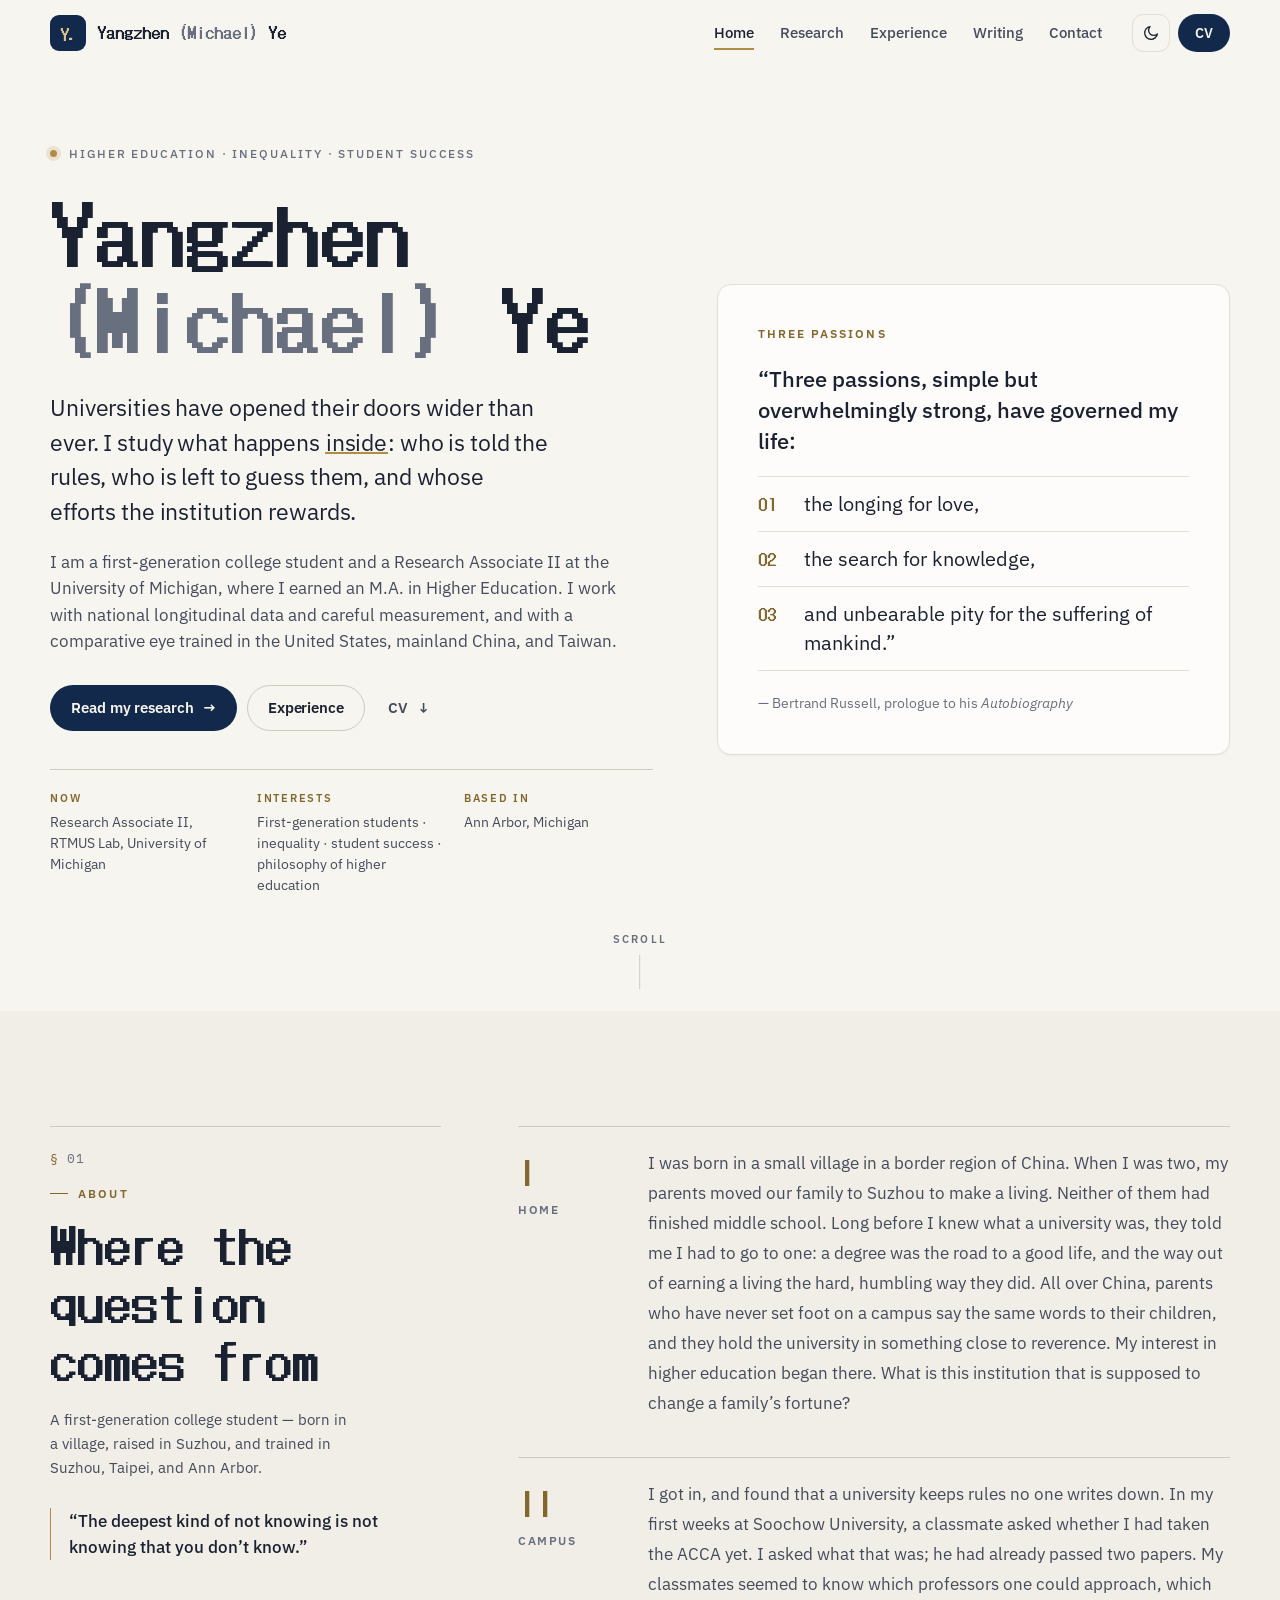
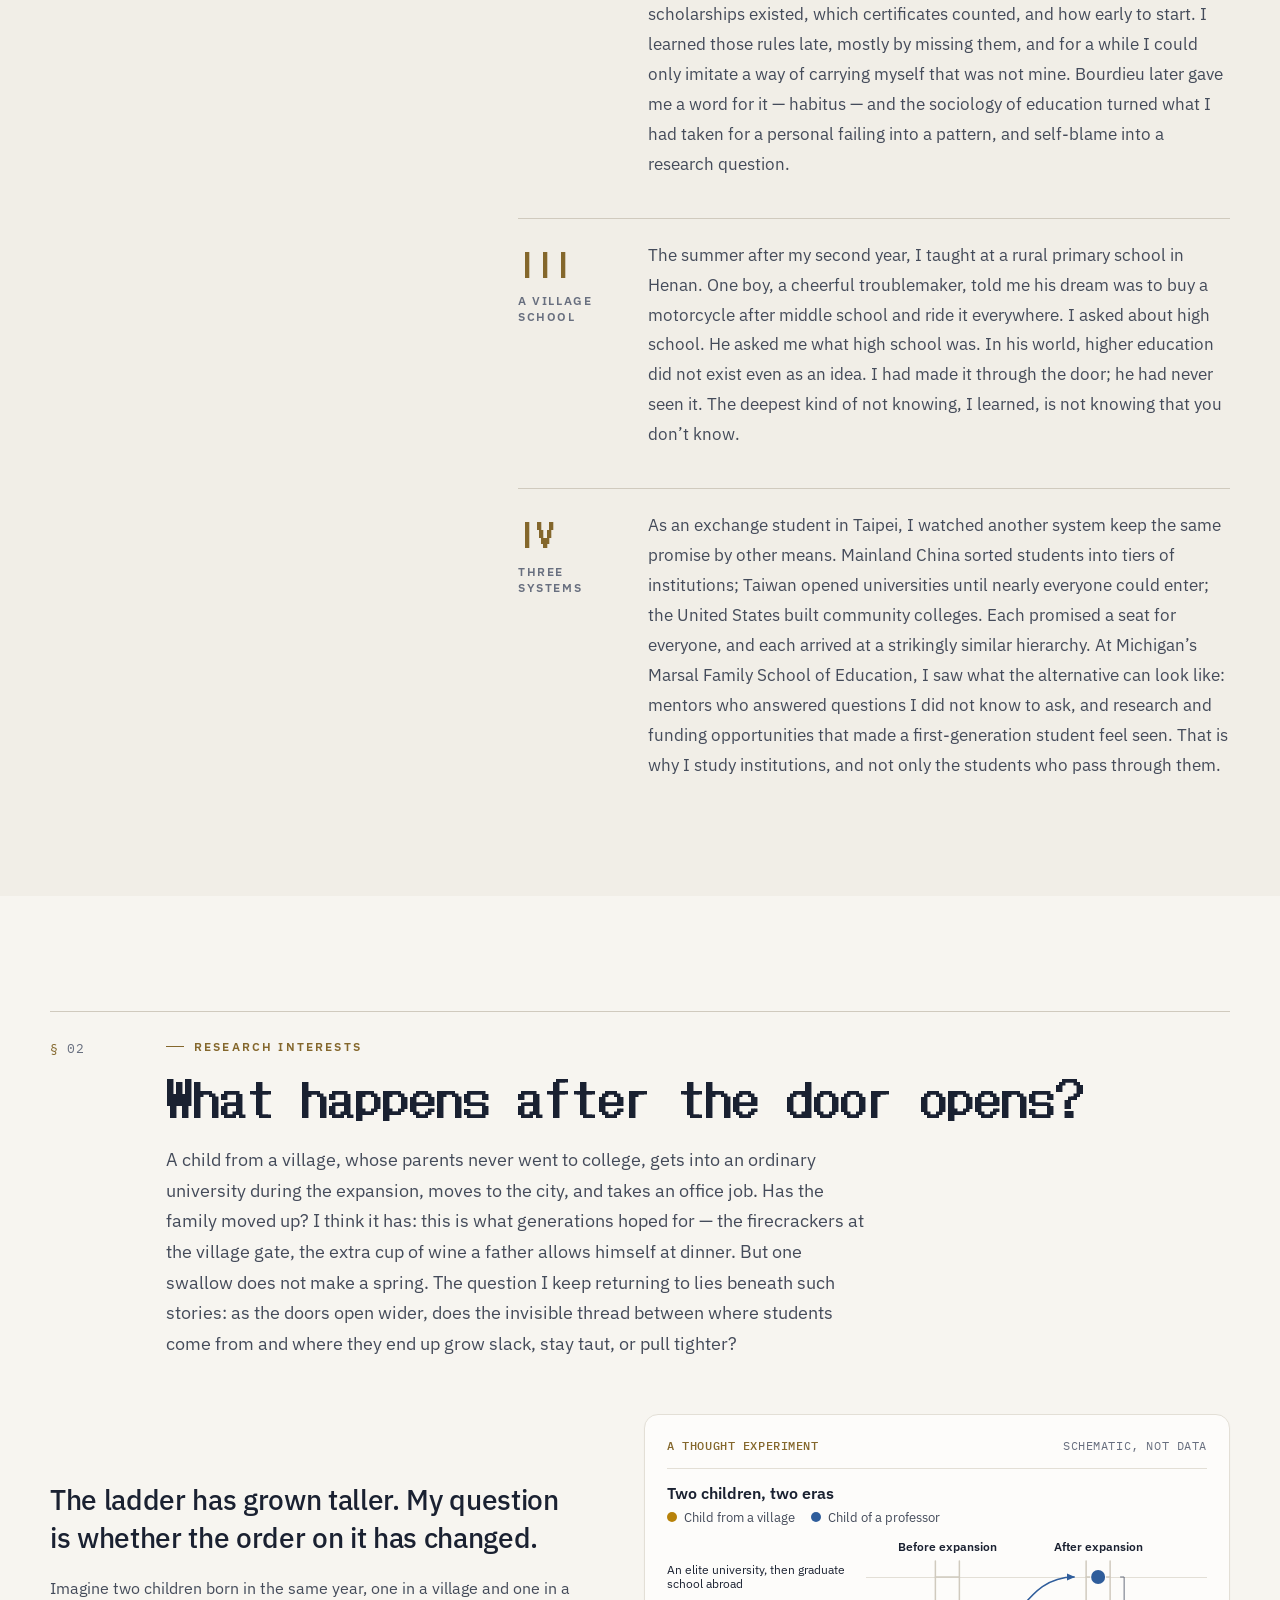
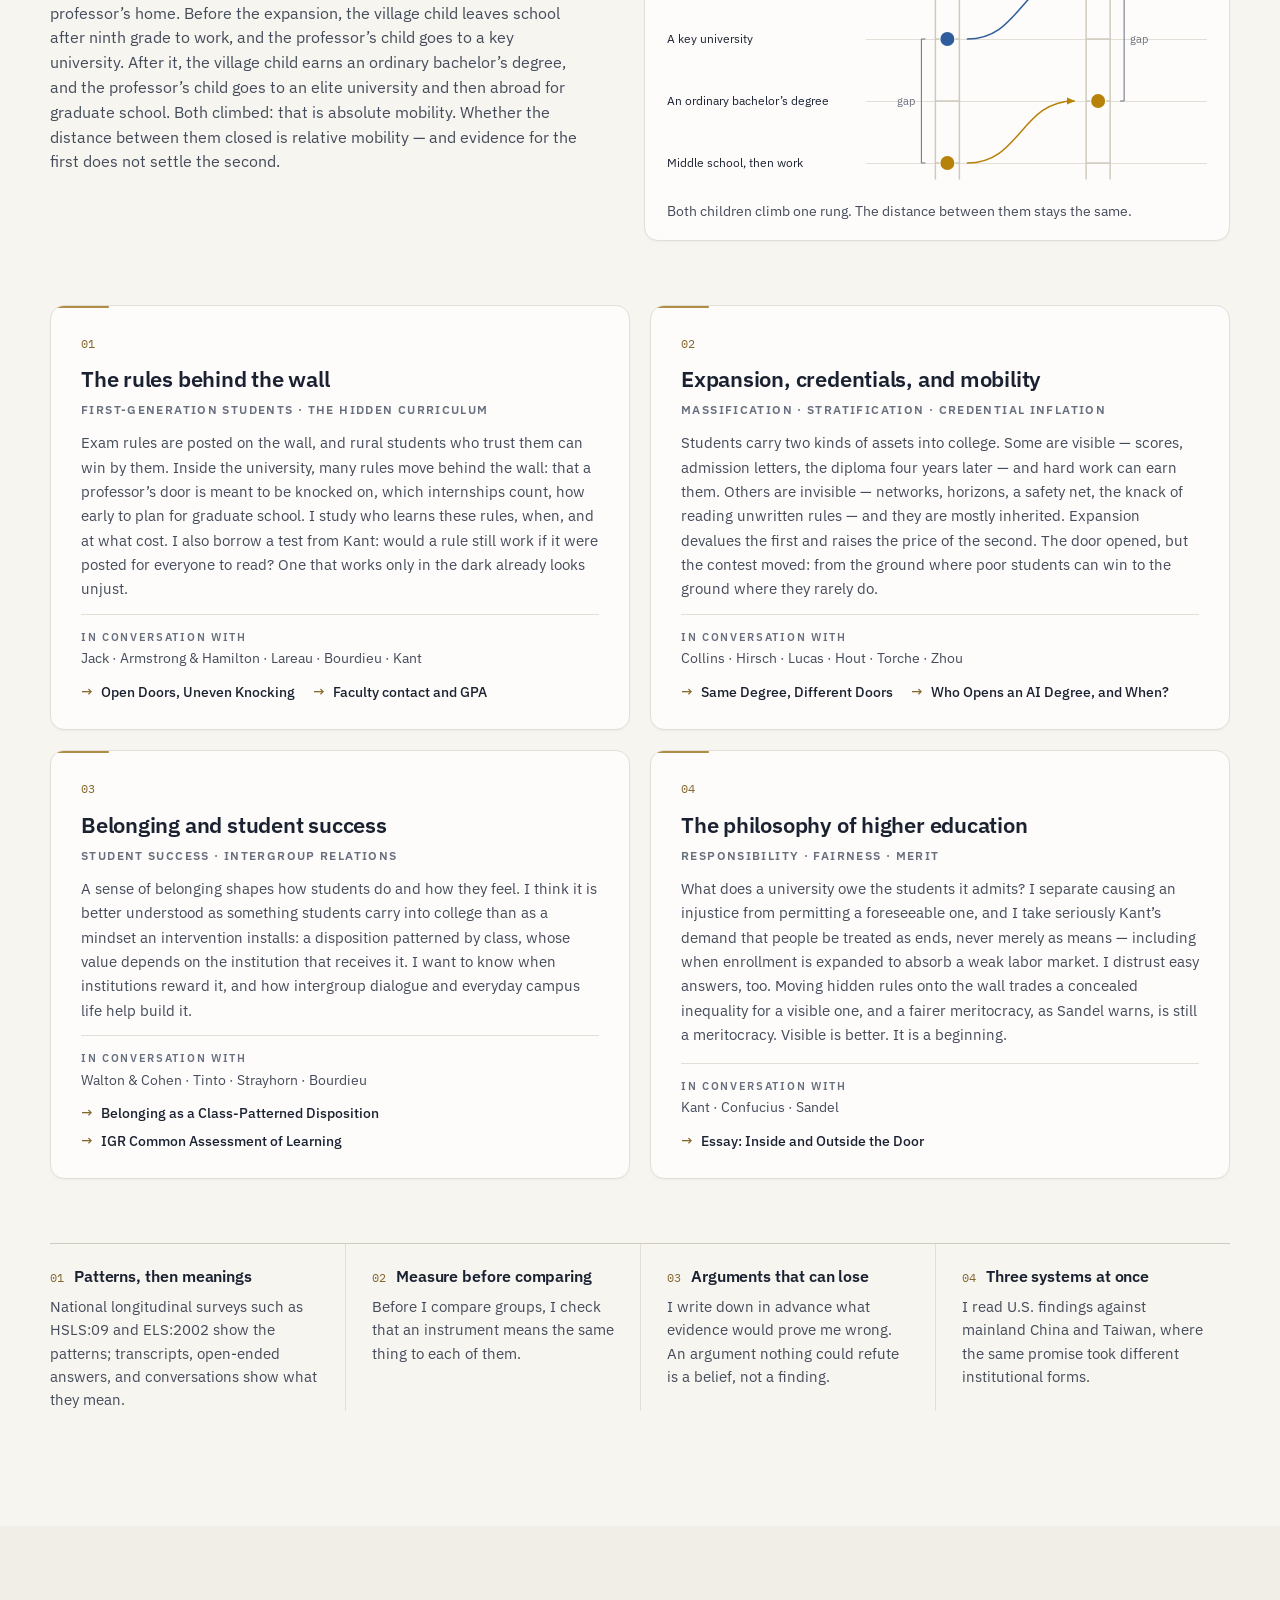
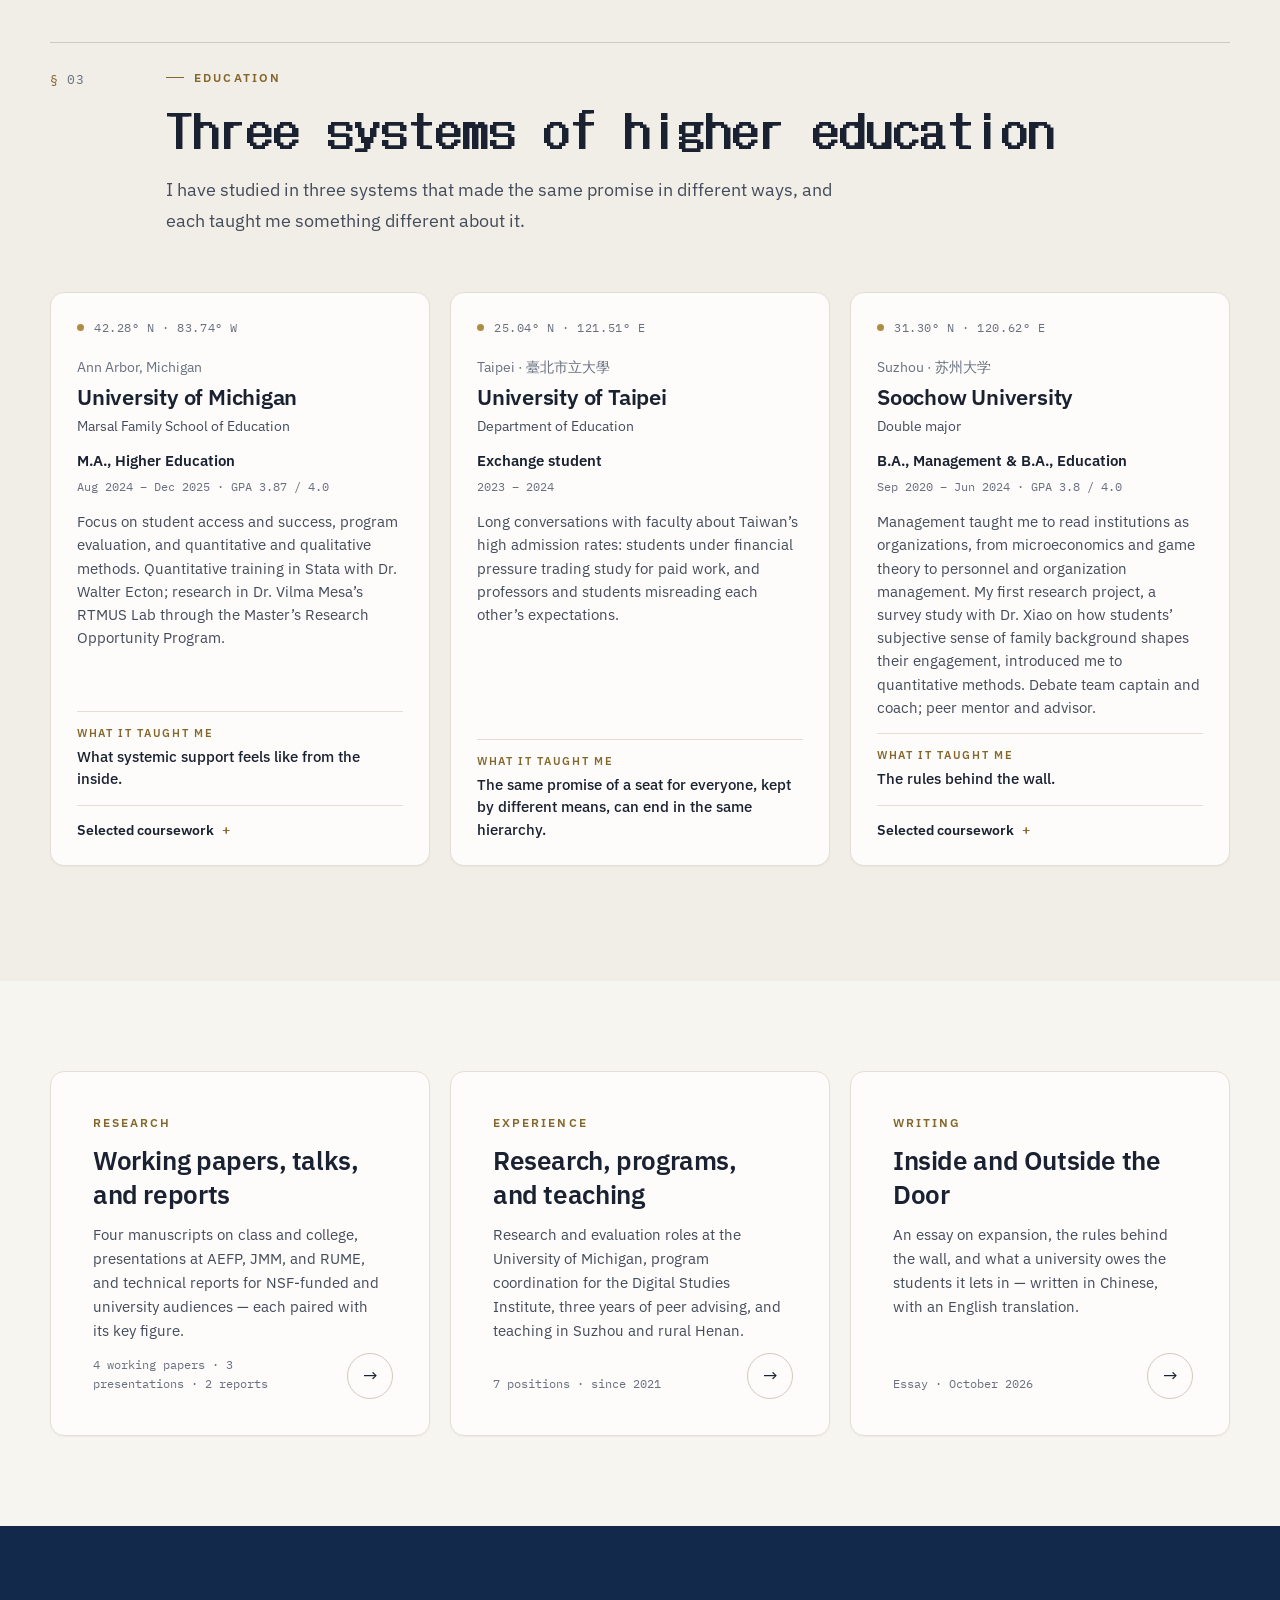
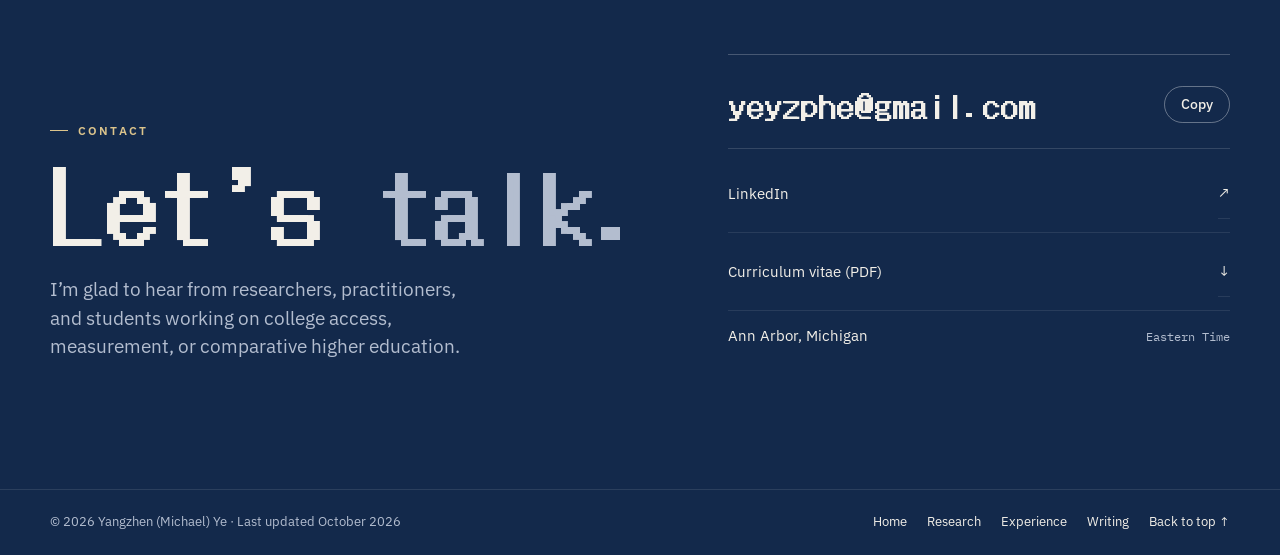
<file: index.html>
<!doctype html>
<html lang="en" class="no-js">
<head>
<meta charset="utf-8">
<meta name="viewport" content="width=device-width, initial-scale=1">
<title>Yangzhen (Michael) Ye — Higher Education Research</title>
<meta name="description" content="Yangzhen (Michael) Ye is a first-generation college student and higher education researcher at the University of Michigan, studying first-generation students, inequality, student success, and the philosophy of higher education.">
<meta name="author" content="Yangzhen (Michael) Ye">
<meta name="color-scheme" content="light dark">
<meta name="theme-color" content="#F7F5F0" media="(prefers-color-scheme: light)">
<meta name="theme-color" content="#0F1623" media="(prefers-color-scheme: dark)">
<link rel="canonical" href="https://yzye-phe.github.io/">
<meta property="og:type" content="website">
<meta property="og:title" content="Yangzhen (Michael) Ye — Higher Education Research">
<meta property="og:description" content="What happens after the door of higher education opens: first-generation students, inequality, student success, and the philosophy of higher education.">
<meta property="og:url" content="https://yzye-phe.github.io/">
<link rel="icon" href="favicon.svg" type="image/svg+xml">
<link rel="preconnect" href="https://fonts.googleapis.com">
<link rel="preconnect" href="https://fonts.gstatic.com" crossorigin>
<link rel="stylesheet" href="https://fonts.googleapis.com/css2?family=DotGothic16&family=IBM+Plex+Mono:wght@400;500&family=IBM+Plex+Sans:ital,wght@0,400;0,500;0,600;1,400&display=swap">
<link rel="stylesheet" href="assets/css/style.css">
<script>
  (function () {
    try {
      var t = localStorage.getItem('theme');
      if (t === 'light' || t === 'dark') document.documentElement.setAttribute('data-theme', t);
    } catch (e) {}
  })();
</script>
<script type="application/ld+json">
{
  "@context": "https://schema.org",
  "@type": "Person",
  "name": "Yangzhen Ye",
  "alternateName": "Michael Ye",
  "jobTitle": "Research Associate II",
  "worksFor": { "@type": "Organization", "name": "University of Michigan" },
  "alumniOf": [
    { "@type": "CollegeOrUniversity", "name": "University of Michigan" },
    { "@type": "CollegeOrUniversity", "name": "University of Taipei" },
    { "@type": "CollegeOrUniversity", "name": "Soochow University" }
  ],
  "email": "mailto:yeyzphe@gmail.com",
  "url": "https://yzye-phe.github.io/",
  "sameAs": ["https://www.linkedin.com/in/yangzhen-michael-ye"],
  "knowsAbout": ["First-generation college students", "Higher education inequality", "Student success", "Philosophy of higher education", "Survey research"]
}
</script>
<script src="assets/js/main.js" defer></script>
</head>
<body>
<a class="skip-link" href="#main">Skip to content</a>

<header class="site-header" id="site-header">
  <div class="wrap header-inner">
    <a class="brand" href="index.html" aria-label="Yangzhen (Michael) Ye — home">
      <span class="brand-mark" aria-hidden="true">Y<i>.</i></span>
      <span class="brand-text">Yangzhen <em>(Michael)</em> Ye</span>
    </a>
    <nav class="site-nav" id="site-nav" aria-label="Site">
      <a href="index.html" class="is-active" aria-current="page">Home</a>
      <a href="research.html">Research</a>
      <a href="experience.html">Experience</a>
      <a href="writing.html">Writing</a>
      <a href="#contact">Contact</a>
    </nav>
    <div class="header-actions">
      <button class="icon-btn" type="button" data-theme-toggle aria-label="Switch color theme">
        <svg class="i-moon" width="18" height="18" viewBox="0 0 24 24" fill="none" stroke="currentColor" stroke-width="1.8" stroke-linecap="round" stroke-linejoin="round" aria-hidden="true"><path d="M20.5 13.2A8.5 8.5 0 1 1 10.8 3.5a6.6 6.6 0 0 0 9.7 9.7z"/></svg>
        <svg class="i-sun" width="18" height="18" viewBox="0 0 24 24" fill="none" stroke="currentColor" stroke-width="1.8" stroke-linecap="round" aria-hidden="true"><circle cx="12" cy="12" r="4.2"/><path d="M12 2.5v2.2M12 19.3v2.2M4.6 4.6l1.6 1.6M17.8 17.8l1.6 1.6M2.5 12h2.2M19.3 12h2.2M4.6 19.4l1.6-1.6M17.8 6.2l1.6-1.6"/></svg>
      </button>
      <a class="btn btn-sm btn-primary" href="assets/docs/Yangzhen_Ye_CV.pdf" target="_blank" rel="noopener">CV</a>
      <button class="icon-btn menu-toggle" type="button" data-menu-toggle aria-label="Open menu" aria-expanded="false" aria-controls="site-nav">
        <svg class="i-menu" width="18" height="18" viewBox="0 0 24 24" fill="none" stroke="currentColor" stroke-width="1.8" stroke-linecap="round" aria-hidden="true"><path d="M4 7h16M4 12h16M4 17h16"/></svg>
        <svg class="i-close" width="18" height="18" viewBox="0 0 24 24" fill="none" stroke="currentColor" stroke-width="1.8" stroke-linecap="round" aria-hidden="true"><path d="M6 6l12 12M18 6 6 18"/></svg>
      </button>
    </div>
  </div>
  <div class="read-progress" aria-hidden="true"><span></span></div>
</header>

<main id="main">

  <!-- ============================== HERO ============================== -->
  <section class="hero" id="top" aria-label="Introduction">
    <div class="wrap hero-grid">
      <div class="hero-copy">
        <p class="kicker"><span class="kicker-dot" aria-hidden="true"></span>Higher education · Inequality · Student success</p>
        <h1 class="hero-name"><span class="name-line">Yangzhen</span> <span class="name-line"><span class="aka">(Michael)</span> Ye</span></h1>
        <p class="hero-lede">Universities have opened their doors wider than ever. I study what happens <mark class="hl">inside</mark>: who is told the rules, who is left to guess them, and whose efforts the institution rewards.</p>
        <p class="hero-sub">I am a first-generation college student and a Research Associate II at the University of Michigan, where I earned an M.A. in Higher Education. I work with national longitudinal data and careful measurement, and with a comparative eye trained in the United States, mainland China, and Taiwan.</p>
        <div class="hero-actions">
          <a class="btn btn-primary" href="research.html">Read my research <span aria-hidden="true">→</span></a>
          <a class="btn btn-outline" href="experience.html">Experience</a>
          <a class="btn btn-ghost" href="assets/docs/Yangzhen_Ye_CV.pdf" target="_blank" rel="noopener">CV <span aria-hidden="true">↓</span></a>
        </div>
        <dl class="hero-facts">
          <div><dt>Now</dt><dd>Research Associate II, RTMUS Lab, University of Michigan</dd></div>
          <div><dt>Interests</dt><dd>First-generation students · inequality · student success · philosophy of higher education</dd></div>
          <div><dt>Based in</dt><dd>Ann Arbor, Michigan</dd></div>
        </dl>
      </div>

      <figure class="quote-card card" data-reveal>
        <p class="quote-kicker">Three passions</p>
        <blockquote class="quote-en">
          <p>“Three passions, simple but overwhelmingly strong, have governed my life:</p>
          <ol class="passions">
            <li style="--i:0"><span aria-hidden="true">01</span>the longing for love,</li>
            <li style="--i:1"><span aria-hidden="true">02</span>the search for knowledge,</li>
            <li style="--i:2"><span aria-hidden="true">03</span>and unbearable pity for the suffering of mankind.”</li>
          </ol>
        </blockquote>
        <figcaption class="quote-cite">— Bertrand Russell, prologue to his <cite>Autobiography</cite></figcaption>
      </figure>
    </div>
    <a class="scroll-cue" href="#about" aria-label="Scroll to About"><span>Scroll</span><i aria-hidden="true"></i></a>
  </section>

  <!-- ============================== 01 ABOUT ============================== -->
  <section class="section band-tint" id="about" aria-labelledby="about-title">
    <div class="wrap about-grid">
      <div class="about-side" data-reveal>
        <span class="section-index">01</span>
        <p class="eyebrow">About</p>
        <h2 id="about-title">Where the question comes from</h2>
        <p class="about-note">A first-generation college student — born in a village, raised in Suzhou, and trained in Suzhou, Taipei, and Ann Arbor.</p>
        <blockquote class="about-quote"><p>“The deepest kind of not knowing is not knowing that you don’t know.”</p></blockquote>
      </div>

      <div class="chapters">
        <article class="chapter" data-reveal>
          <p class="chapter-label"><b>I</b>Home</p>
          <div class="chapter-text">
            <p>I was born in a small village in a border region of China. When I was two, my parents moved our family to Suzhou to make a living. Neither of them had finished middle school. Long before I knew what a university was, they told me I had to go to one: a degree was the road to a good life, and the way out of earning a living the hard, humbling way they did. All over China, parents who have never set foot on a campus say the same words to their children, and they hold the university in something close to reverence. My interest in higher education began there. What is this institution that is supposed to change a family’s fortune?</p>
          </div>
        </article>

        <article class="chapter" data-reveal>
          <p class="chapter-label"><b>II</b>Campus</p>
          <div class="chapter-text">
            <p>I got in, and found that a university keeps rules no one writes down. In my first weeks at Soochow University, a classmate asked whether I had taken the ACCA yet. I asked what that was; he had already passed two papers. My classmates seemed to know which professors one could approach, which scholarships existed, which certificates counted, and how early to start. I learned those rules late, mostly by missing them, and for a while I could only imitate a way of carrying myself that was not mine. Bourdieu later gave me a word for it — habitus — and the sociology of education turned what I had taken for a personal failing into a pattern, and self-blame into a research question.</p>
          </div>
        </article>

        <article class="chapter" data-reveal>
          <p class="chapter-label"><b>III</b>A village school</p>
          <div class="chapter-text">
            <p>The summer after my second year, I taught at a rural primary school in Henan. One boy, a cheerful troublemaker, told me his dream was to buy a motorcycle after middle school and ride it everywhere. I asked about high school. He asked me what high school was. In his world, higher education did not exist even as an idea. I had made it through the door; he had never seen it. The deepest kind of not knowing, I learned, is not knowing that you don’t know.</p>
          </div>
        </article>

        <article class="chapter" data-reveal>
          <p class="chapter-label"><b>IV</b>Three systems</p>
          <div class="chapter-text">
            <p>As an exchange student in Taipei, I watched another system keep the same promise by other means. Mainland China sorted students into tiers of institutions; Taiwan opened universities until nearly everyone could enter; the United States built community colleges. Each promised a seat for everyone, and each arrived at a strikingly similar hierarchy. At Michigan’s Marsal Family School of Education, I saw what the alternative can look like: mentors who answered questions I did not know to ask, and research and funding opportunities that made a first-generation student feel seen. That is why I study institutions, and not only the students who pass through them.</p>
          </div>
        </article>
      </div>
    </div>
  </section>

  <!-- ============================== 02 RESEARCH INTERESTS ============================== -->
  <section class="section" id="interests" aria-labelledby="interests-title">
    <div class="wrap">
      <header class="section-head" data-reveal>
        <span class="section-index">02</span>
        <div>
          <p class="eyebrow">Research interests</p>
          <h2 id="interests-title">What happens after the door opens?</h2>
          <p class="section-deck">A child from a village, whose parents never went to college, gets into an ordinary university during the expansion, moves to the city, and takes an office job. Has the family moved up? I think it has: this is what generations hoped for — the firecrackers at the village gate, the extra cup of wine a father allows himself at dinner. But one swallow does not make a spring. The question I keep returning to lies beneath such stories: as the doors open wider, does the invisible thread between where students come from and where they end up grow slack, stay taut, or pull tighter?</p>
        </div>
      </header>

      <div class="thesis">
        <div class="thesis-copy" data-reveal>
          <p class="thesis-line">The ladder has grown taller. My question is whether the order on it has changed.</p>
          <p>Imagine two children born in the same year, one in a village and one in a professor’s home. Before the expansion, the village child leaves school after ninth grade to work, and the professor’s child goes to a key university. After it, the village child earns an ordinary bachelor’s degree, and the professor’s child goes to an elite university and then abroad for graduate school. Both climbed: that is absolute mobility. Whether the distance between them closed is relative mobility — and evidence for the first does not settle the second.</p>
        </div>
        <figure class="ladder-fig card" data-reveal style="--rd:90ms">
          <div class="fig-head">
            <span class="fig-num">A thought experiment</span>
            <span>Schematic, not data</span>
          </div>
          <p class="fig-title">Two children, two eras</p>
          <ul class="legend" aria-hidden="true">
            <li><span class="swatch dot s2"></span>Child from a village</li>
            <li><span class="swatch dot s1"></span>Child of a professor</li>
          </ul>
          <div class="chart" data-chart="ladder"></div>
          <figcaption class="fig-caption">Both children climb one rung. The distance between them stays the same.</figcaption>
        </figure>
      </div>

      <div class="interest-grid">
        <article class="interest-card card" data-reveal>
          <p class="interest-num">01</p>
          <h3>The rules behind the wall</h3>
          <p class="interest-tag">First-generation students · the hidden curriculum</p>
          <p>Exam rules are posted on the wall, and rural students who trust them can win by them. Inside the university, many rules move behind the wall: that a professor’s door is meant to be knocked on, which internships count, how early to plan for graduate school. I study who learns these rules, when, and at what cost. I also borrow a test from Kant: would a rule still work if it were posted for everyone to read? One that works only in the dark already looks unjust.</p>
          <p class="conversation"><b>In conversation with</b> Jack · Armstrong &amp; Hamilton · Lareau · Bourdieu · Kant</p>
          <p class="interest-links"><a href="research.html#paper-open-doors">Open Doors, Uneven Knocking</a><a href="research.html#talk-aefp">Faculty contact and GPA</a></p>
        </article>

        <article class="interest-card card" data-reveal style="--rd:80ms">
          <p class="interest-num">02</p>
          <h3>Expansion, credentials, and mobility</h3>
          <p class="interest-tag">Massification · stratification · credential inflation</p>
          <p>Students carry two kinds of assets into college. Some are visible — scores, admission letters, the diploma four years later — and hard work can earn them. Others are invisible — networks, horizons, a safety net, the knack of reading unwritten rules — and they are mostly inherited. Expansion devalues the first and raises the price of the second. The door opened, but the contest moved: from the ground where poor students can win to the ground where they rarely do.</p>
          <p class="conversation"><b>In conversation with</b> Collins · Hirsch · Lucas · Hout · Torche · Zhou</p>
          <p class="interest-links"><a href="research.html#paper-degrees">Same Degree, Different Doors</a><a href="research.html#paper-ai">Who Opens an AI Degree, and When?</a></p>
        </article>

        <article class="interest-card card" data-reveal>
          <p class="interest-num">03</p>
          <h3>Belonging and student success</h3>
          <p class="interest-tag">Student success · intergroup relations</p>
          <p>A sense of belonging shapes how students do and how they feel. I think it is better understood as something students carry into college than as a mindset an intervention installs: a disposition patterned by class, whose value depends on the institution that receives it. I want to know when institutions reward it, and how intergroup dialogue and everyday campus life help build it.</p>
          <p class="conversation"><b>In conversation with</b> Walton &amp; Cohen · Tinto · Strayhorn · Bourdieu</p>
          <p class="interest-links"><a href="research.html#paper-belonging">Belonging as a Class-Patterned Disposition</a><a href="research.html#report-igr">IGR Common Assessment of Learning</a></p>
        </article>

        <article class="interest-card card" data-reveal style="--rd:80ms">
          <p class="interest-num">04</p>
          <h3>The philosophy of higher education</h3>
          <p class="interest-tag">Responsibility · fairness · merit</p>
          <p>What does a university owe the students it admits? I separate causing an injustice from permitting a foreseeable one, and I take seriously Kant’s demand that people be treated as ends, never merely as means — including when enrollment is expanded to absorb a weak labor market. I distrust easy answers, too. Moving hidden rules onto the wall trades a concealed inequality for a visible one, and a fairer meritocracy, as Sandel warns, is still a meritocracy. Visible is better. It is a beginning.</p>
          <p class="conversation"><b>In conversation with</b> Kant · Confucius · Sandel</p>
          <p class="interest-links"><a href="writing.html">Essay: Inside and Outside the Door</a></p>
        </article>
      </div>

      <div class="work-grid" aria-label="How I work">
        <div class="work-item" data-reveal>
          <h3><span>01</span>Patterns, then meanings</h3>
          <p>National longitudinal surveys such as HSLS:09 and ELS:2002 show the patterns; transcripts, open-ended answers, and conversations show what they mean.</p>
        </div>
        <div class="work-item" data-reveal style="--rd:70ms">
          <h3><span>02</span>Measure before comparing</h3>
          <p>Before I compare groups, I check that an instrument means the same thing to each of them.</p>
        </div>
        <div class="work-item" data-reveal style="--rd:140ms">
          <h3><span>03</span>Arguments that can lose</h3>
          <p>I write down in advance what evidence would prove me wrong. An argument nothing could refute is a belief, not a finding.</p>
        </div>
        <div class="work-item" data-reveal style="--rd:210ms">
          <h3><span>04</span>Three systems at once</h3>
          <p>I read U.S. findings against mainland China and Taiwan, where the same promise took different institutional forms.</p>
        </div>
      </div>
    </div>
  </section>

  <!-- ============================== 03 EDUCATION ============================== -->
  <section class="section band-tint" id="education" aria-labelledby="education-title">
    <div class="wrap">
      <header class="section-head" data-reveal>
        <span class="section-index">03</span>
        <div>
          <p class="eyebrow">Education</p>
          <h2 id="education-title">Three systems of higher education</h2>
          <p class="section-deck">I have studied in three systems that made the same promise in different ways, and each taught me something different about it.</p>
        </div>
      </header>

      <div class="edu-grid">
        <article class="edu-card card" data-reveal>
          <p class="edu-coords">42.28° N · 83.74° W</p>
          <p class="edu-place">Ann Arbor, Michigan</p>
          <h3>University of Michigan</h3>
          <p class="edu-school">Marsal Family School of Education</p>
          <p class="edu-degree">M.A., Higher Education</p>
          <p class="edu-dates">Aug 2024 – Dec 2025 · GPA 3.87 / 4.0</p>
          <p>Focus on student access and success, program evaluation, and quantitative and qualitative methods. Quantitative training in Stata with Dr. Walter Ecton; research in Dr. Vilma Mesa’s RTMUS Lab through the Master’s Research Opportunity Program.</p>
          <p class="edu-learned"><b>What it taught me</b>What systemic support feels like from the inside.</p>
          <details class="edu-more">
            <summary>Selected coursework</summary>
            <ul>
              <li>EDUC 793 · Introduction to Quantitative Methods in Educational Research</li>
              <li>EDUC 795 · Quantitative Methods for Non-Experimental Research</li>
              <li>Sociology in Higher Education</li>
              <li>Finance, Management, &amp; Strategy in Higher Education</li>
              <li>Academic Affairs in Higher Education</li>
              <li>Power, Privilege, and the Politics of Difference in Higher Education</li>
            </ul>
          </details>
        </article>

        <article class="edu-card card" data-reveal style="--rd:90ms">
          <p class="edu-coords">25.04° N · 121.51° E</p>
          <p class="edu-place">Taipei · <span lang="zh-Hant" class="cjk">臺北市立大學</span></p>
          <h3>University of Taipei</h3>
          <p class="edu-school">Department of Education</p>
          <p class="edu-degree">Exchange student</p>
          <p class="edu-dates">2023 – 2024</p>
          <p>Long conversations with faculty about Taiwan’s high admission rates: students under financial pressure trading study for paid work, and professors and students misreading each other’s expectations.</p>
          <p class="edu-learned"><b>What it taught me</b>The same promise of a seat for everyone, kept by different means, can end in the same hierarchy.</p>
        </article>

        <article class="edu-card card" data-reveal style="--rd:180ms">
          <p class="edu-coords">31.30° N · 120.62° E</p>
          <p class="edu-place">Suzhou · <span lang="zh-Hans" class="cjk">苏州大学</span></p>
          <h3>Soochow University</h3>
          <p class="edu-school">Double major</p>
          <p class="edu-degree">B.A., Management &amp; B.A., Education</p>
          <p class="edu-dates">Sep 2020 – Jun 2024 · GPA 3.8 / 4.0</p>
          <p>Management taught me to read institutions as organizations, from microeconomics and game theory to personnel and organization management. My first research project, a survey study with Dr. Xiao on how students’ subjective sense of family background shapes their engagement, introduced me to quantitative methods. Debate team captain and coach; peer mentor and advisor.</p>
          <p class="edu-learned"><b>What it taught me</b>The rules behind the wall.</p>
          <details class="edu-more">
            <summary>Selected coursework</summary>
            <ul>
              <li>Principles of Management</li>
              <li>Microeconomics · Macroeconomics</li>
              <li>Game Theory of Management</li>
              <li>Personnel &amp; Organization Management</li>
              <li>Operations Research · Data Analysis</li>
              <li>Principles of Finance · Accounting</li>
              <li>Marketing Management · Project Management</li>
            </ul>
          </details>
        </article>
      </div>
    </div>
  </section>

  <!-- ============================== EXPLORE ============================== -->
  <section class="section section--tight" aria-label="Explore the site">
    <div class="wrap explore-grid">
      <a class="explore-card card" href="research.html" data-reveal>
        <p class="explore-kicker">Research</p>
        <h3>Working papers, talks, and reports</h3>
        <p>Four manuscripts on class and college, presentations at AEFP, JMM, and RUME, and technical reports for NSF-funded and university audiences — each paired with its key figure.</p>
        <p class="explore-meta">4 working papers · 3 presentations · 2 reports</p>
        <span class="explore-go" aria-hidden="true">→</span>
      </a>
      <a class="explore-card card" href="experience.html" data-reveal style="--rd:90ms">
        <p class="explore-kicker">Experience</p>
        <h3>Research, programs, and teaching</h3>
        <p>Research and evaluation roles at the University of Michigan, program coordination for the Digital Studies Institute, three years of peer advising, and teaching in Suzhou and rural Henan.</p>
        <p class="explore-meta">7 positions · since 2021</p>
        <span class="explore-go" aria-hidden="true">→</span>
      </a>
      <a class="explore-card card" href="writing.html" data-reveal style="--rd:180ms">
        <p class="explore-kicker">Writing</p>
        <h3>Inside and Outside the Door</h3>
        <p>An essay on expansion, the rules behind the wall, and what a university owes the students it lets in — written in Chinese, with an English translation.</p>
        <p class="explore-meta">Essay · October 2026</p>
        <span class="explore-go" aria-hidden="true">→</span>
      </a>
    </div>
  </section>

  <!-- ============================== CONTACT ============================== -->
  <section class="band-navy contact" id="contact" aria-labelledby="contact-title">
    <div class="wrap contact-grid">
      <div data-reveal>
        <p class="eyebrow eyebrow-light">Contact</p>
        <h2 id="contact-title">Let’s <em>talk.</em></h2>
        <p class="contact-lede">I’m glad to hear from researchers, practitioners, and students working on college access, measurement, or comparative higher education.</p>
      </div>
      <div class="contact-card" data-reveal style="--rd:100ms">
        <div class="contact-email-row">
          <a class="contact-email" href="mailto:yeyzphe@gmail.com">yeyzphe@gmail.com</a>
          <button class="copy-btn" type="button" data-copy="yeyzphe@gmail.com">Copy</button>
        </div>
        <ul class="contact-links">
          <li><a href="https://www.linkedin.com/in/yangzhen-michael-ye" target="_blank" rel="noopener">LinkedIn <span aria-hidden="true">↗</span></a></li>
          <li><a href="assets/docs/Yangzhen_Ye_CV.pdf" target="_blank" rel="noopener">Curriculum vitae (PDF) <span aria-hidden="true">↓</span></a></li>
          <li><span>Ann Arbor, Michigan <em>Eastern Time</em></span></li>
        </ul>
      </div>
    </div>
  </section>
</main>

<footer class="site-footer">
  <div class="wrap footer-inner">
    <p>© 2026 Yangzhen (Michael) Ye · Last updated October 2026</p>
    <nav class="footer-nav" aria-label="Footer">
      <a href="index.html">Home</a>
      <a href="research.html">Research</a>
      <a href="experience.html">Experience</a>
      <a href="writing.html">Writing</a>
      <a href="#top">Back to top <span aria-hidden="true">↑</span></a>
    </nav>
  </div>
</footer>

<div class="tooltip" id="tooltip" role="tooltip" hidden></div>
</body>
</html>
</file>
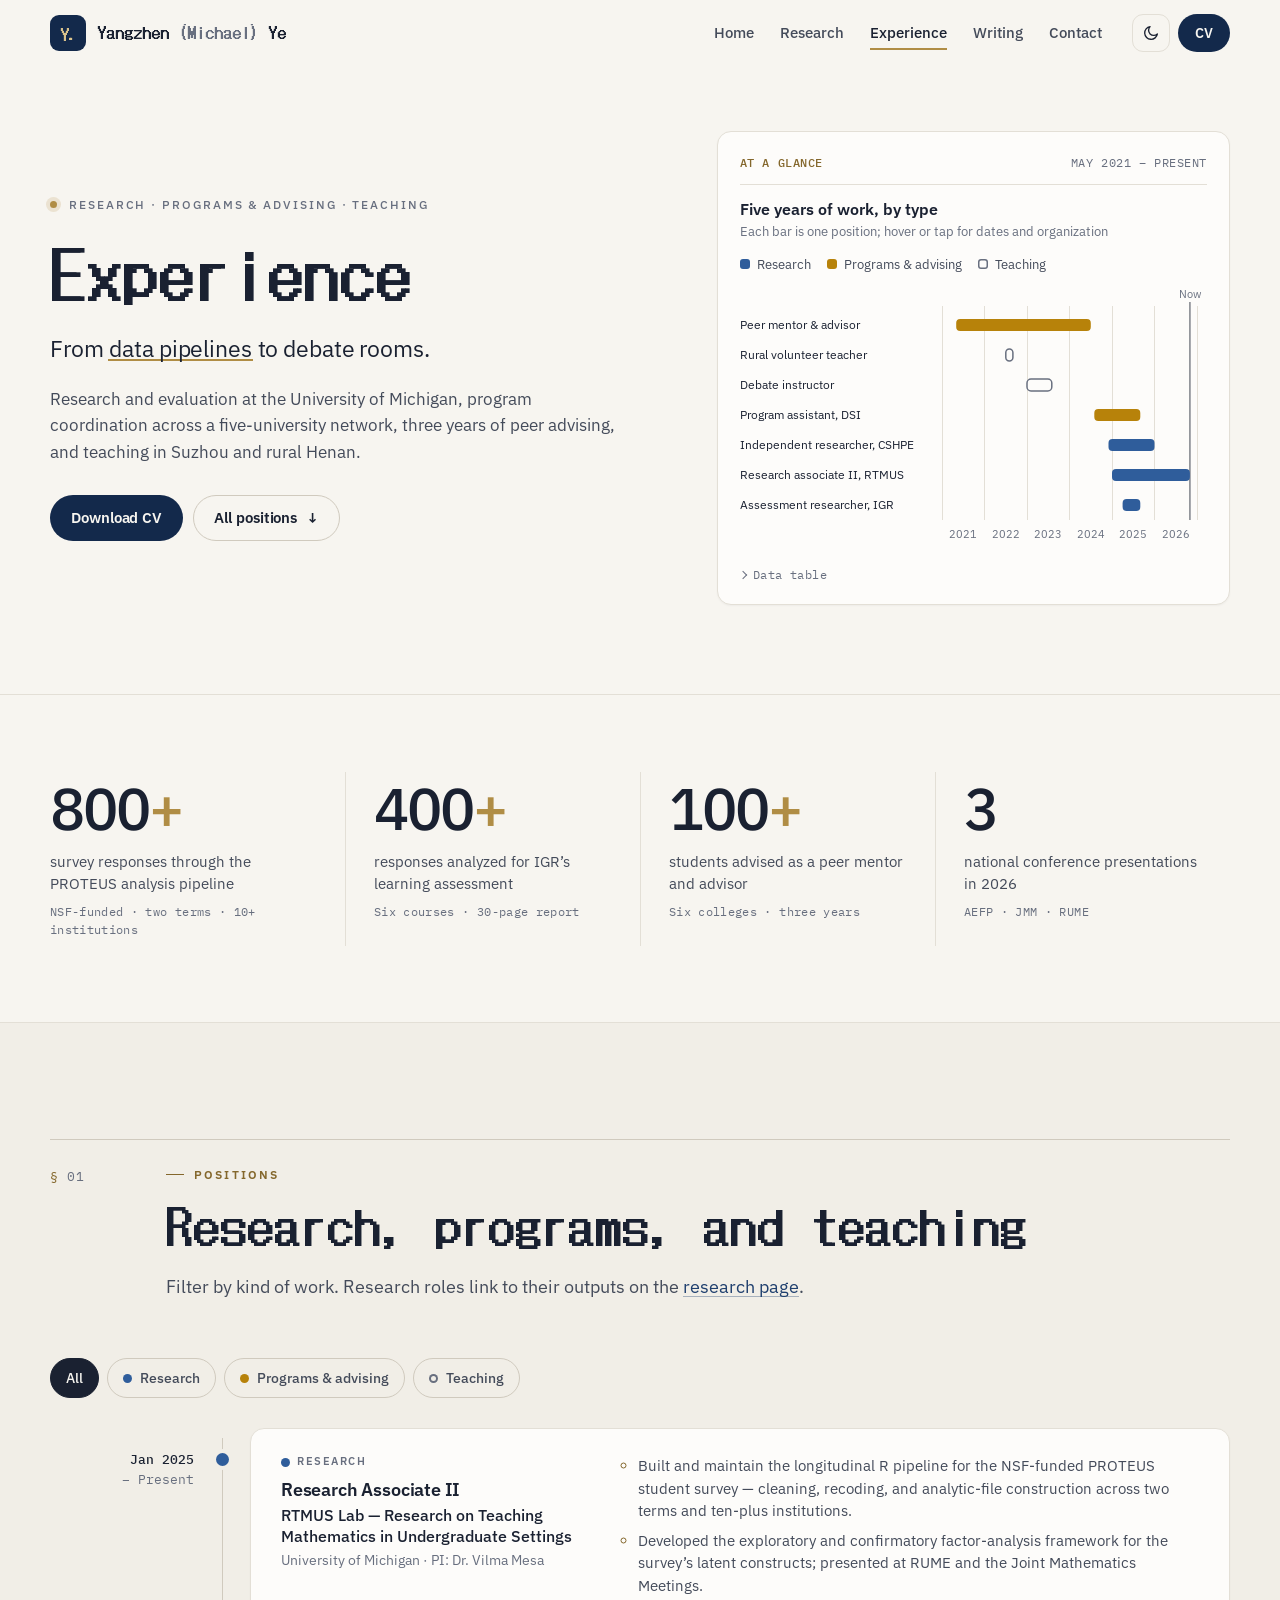
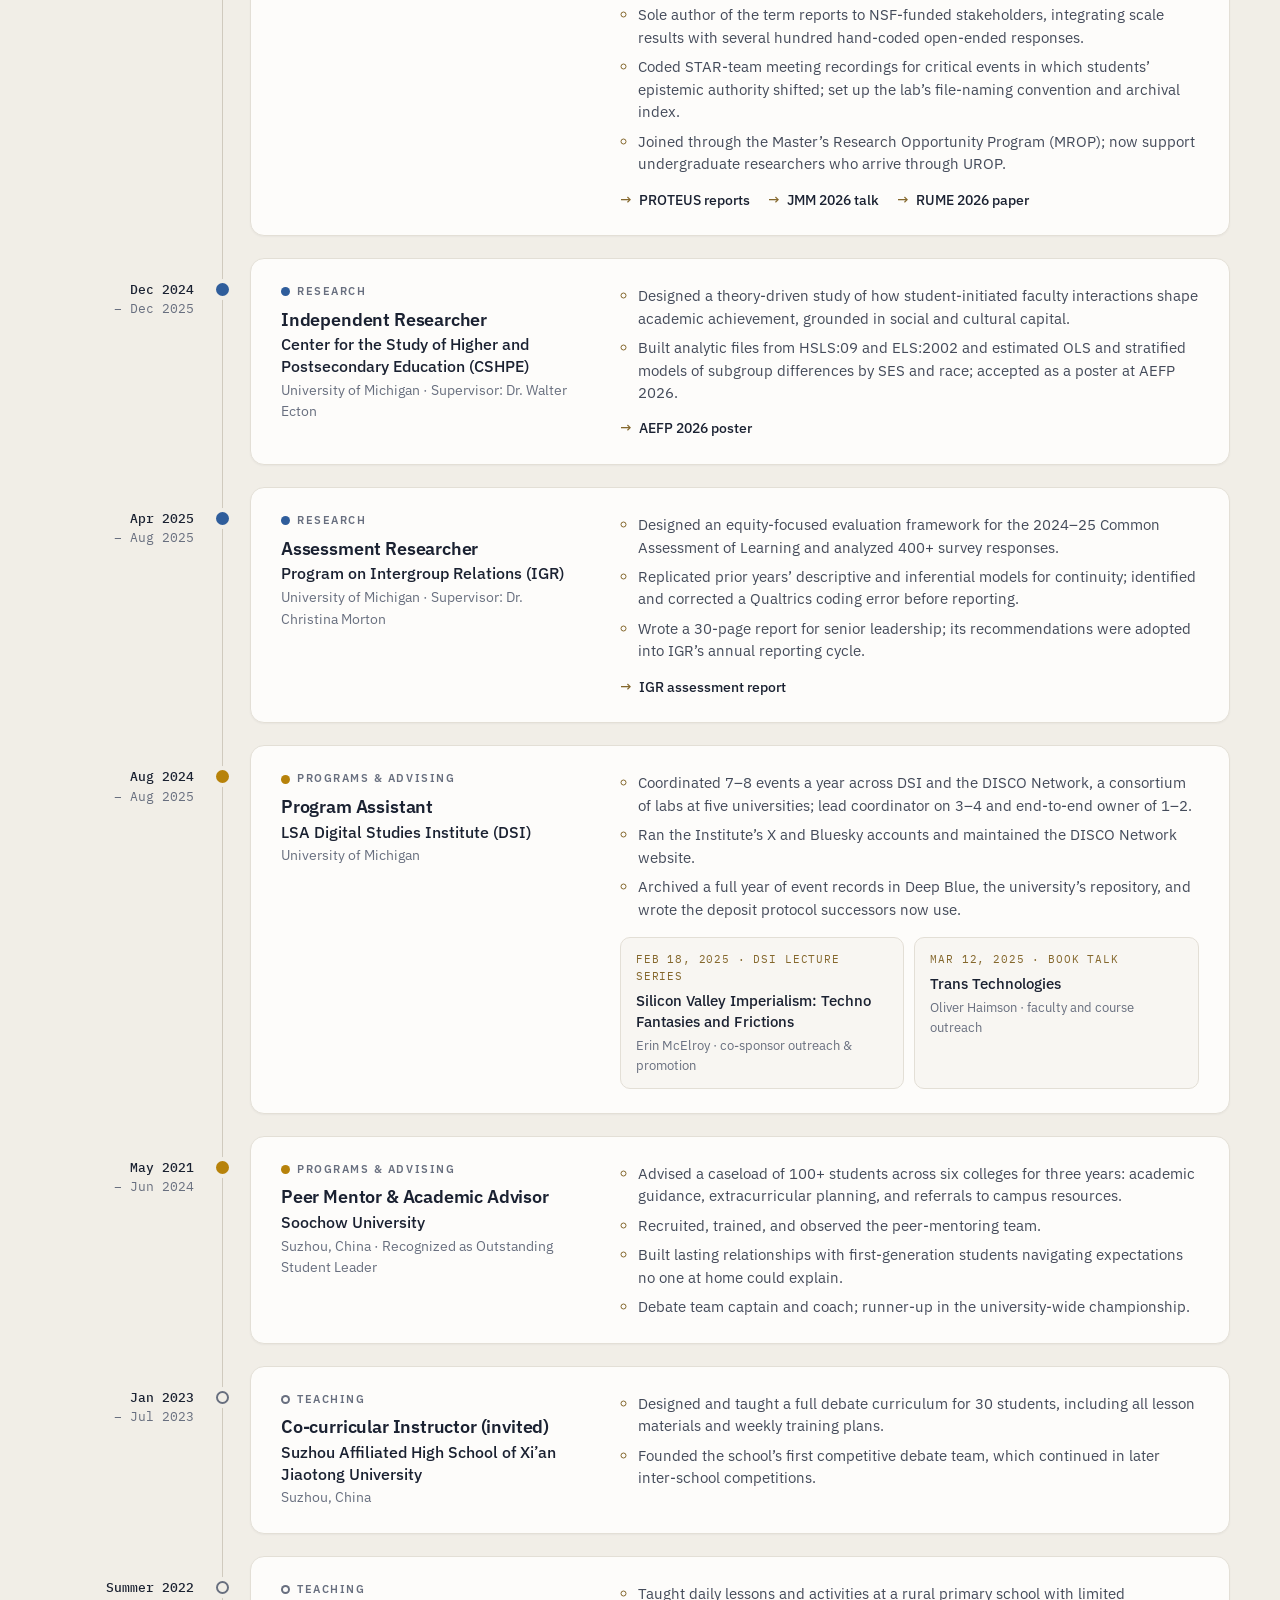
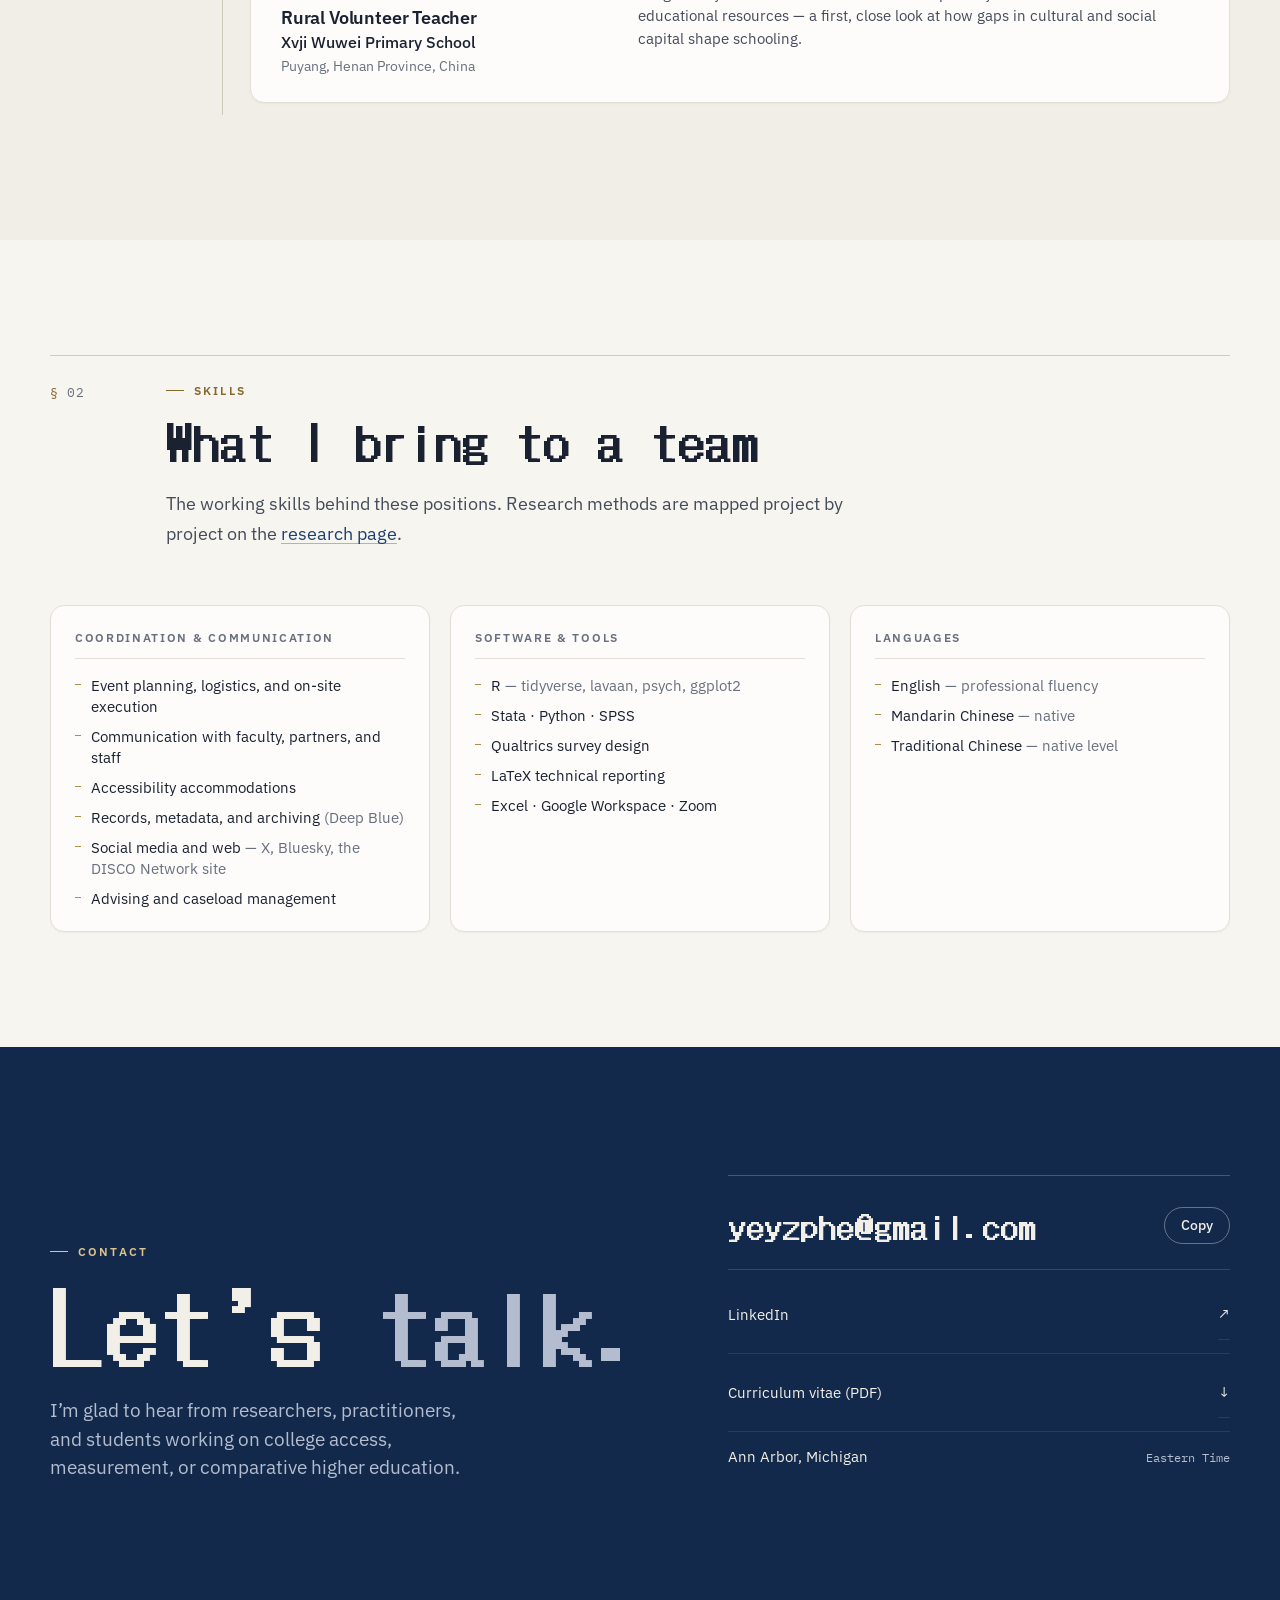
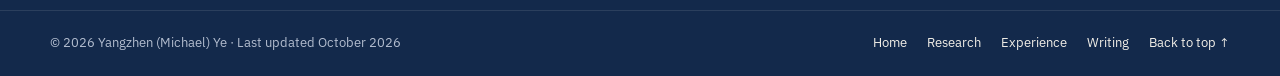
<file: dsi.html>
<!doctype html>
<html lang="en">
<head>
<meta charset="utf-8">
<title>Digital Studies Institute — Yangzhen (Michael) Ye</title>
<meta name="robots" content="noindex">
<link rel="canonical" href="https://yzye-phe.github.io/experience.html#dsi">
<meta http-equiv="refresh" content="0; url=experience.html#dsi">
<script>location.replace('experience.html#dsi');</script>
</head>
<body>
<p>This page has moved: <a href="experience.html#dsi">Digital Studies Institute</a>.</p>
</body>
</html>
</file>
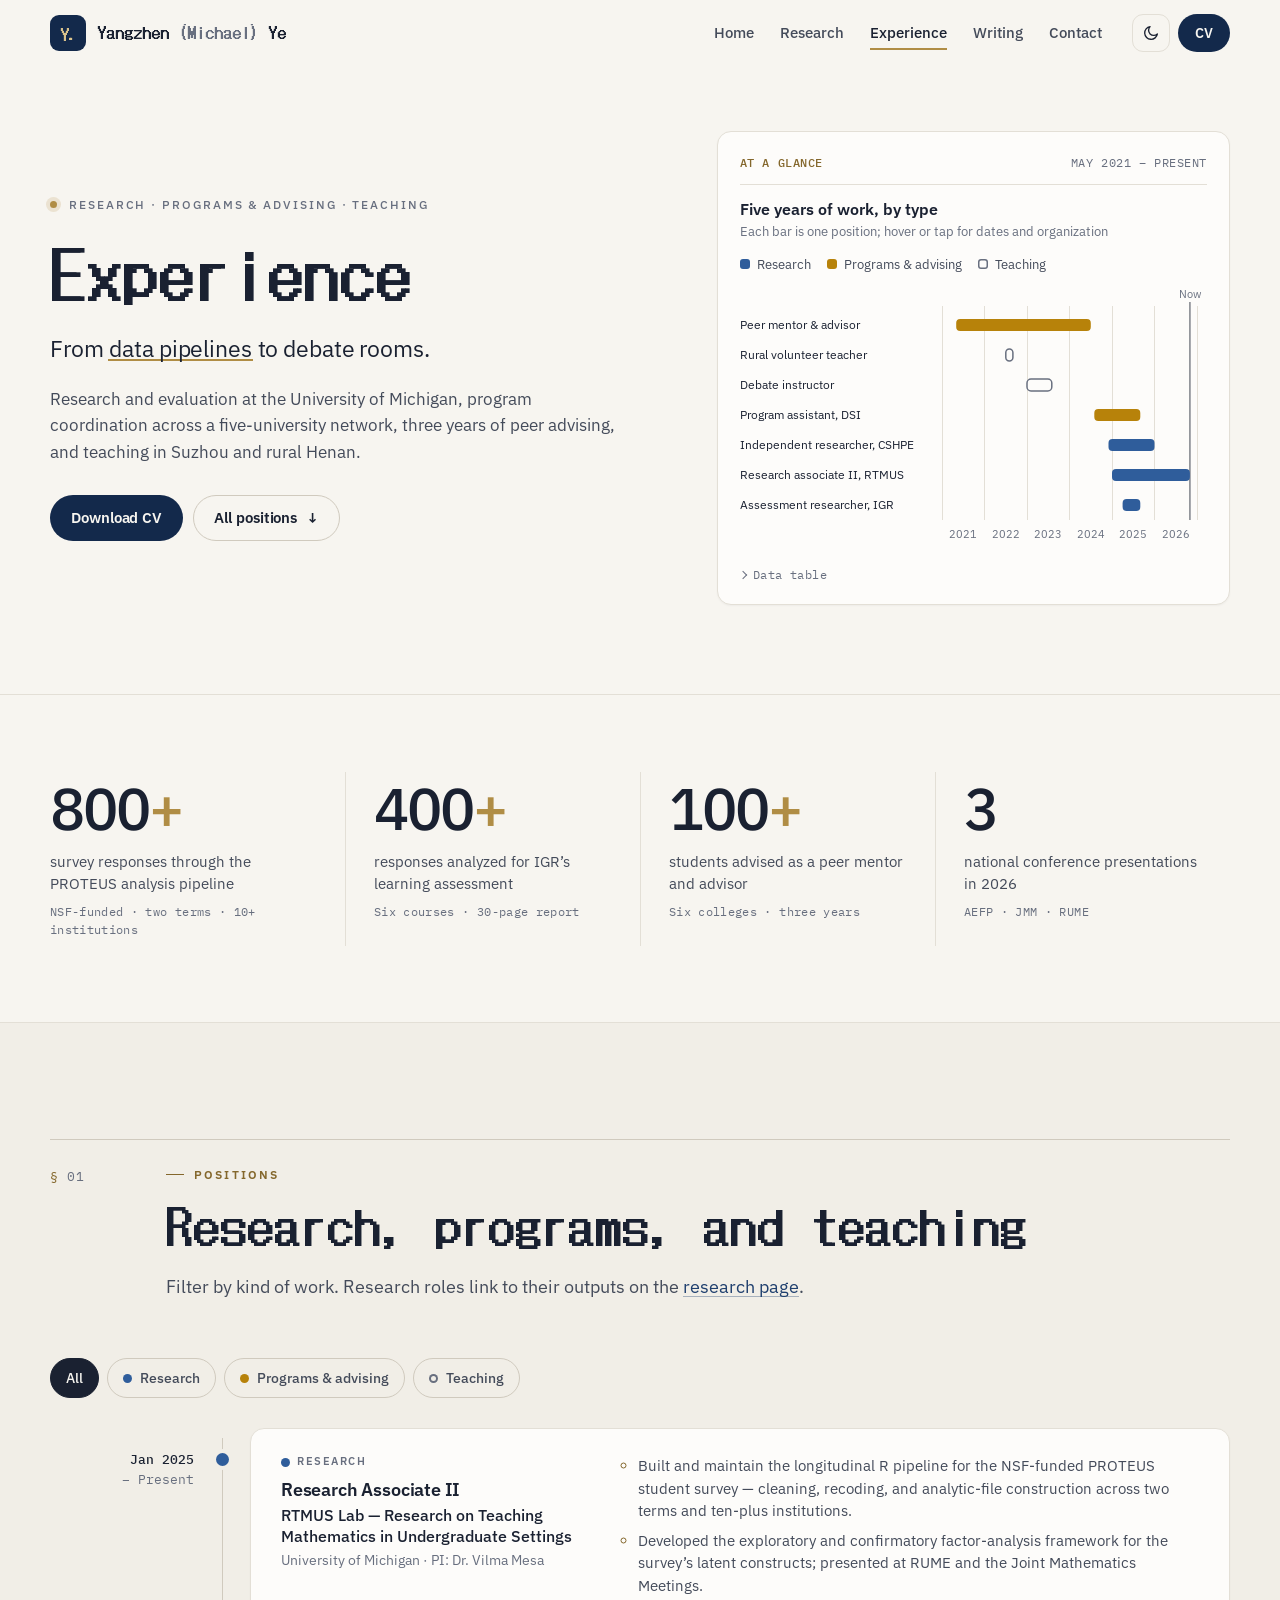
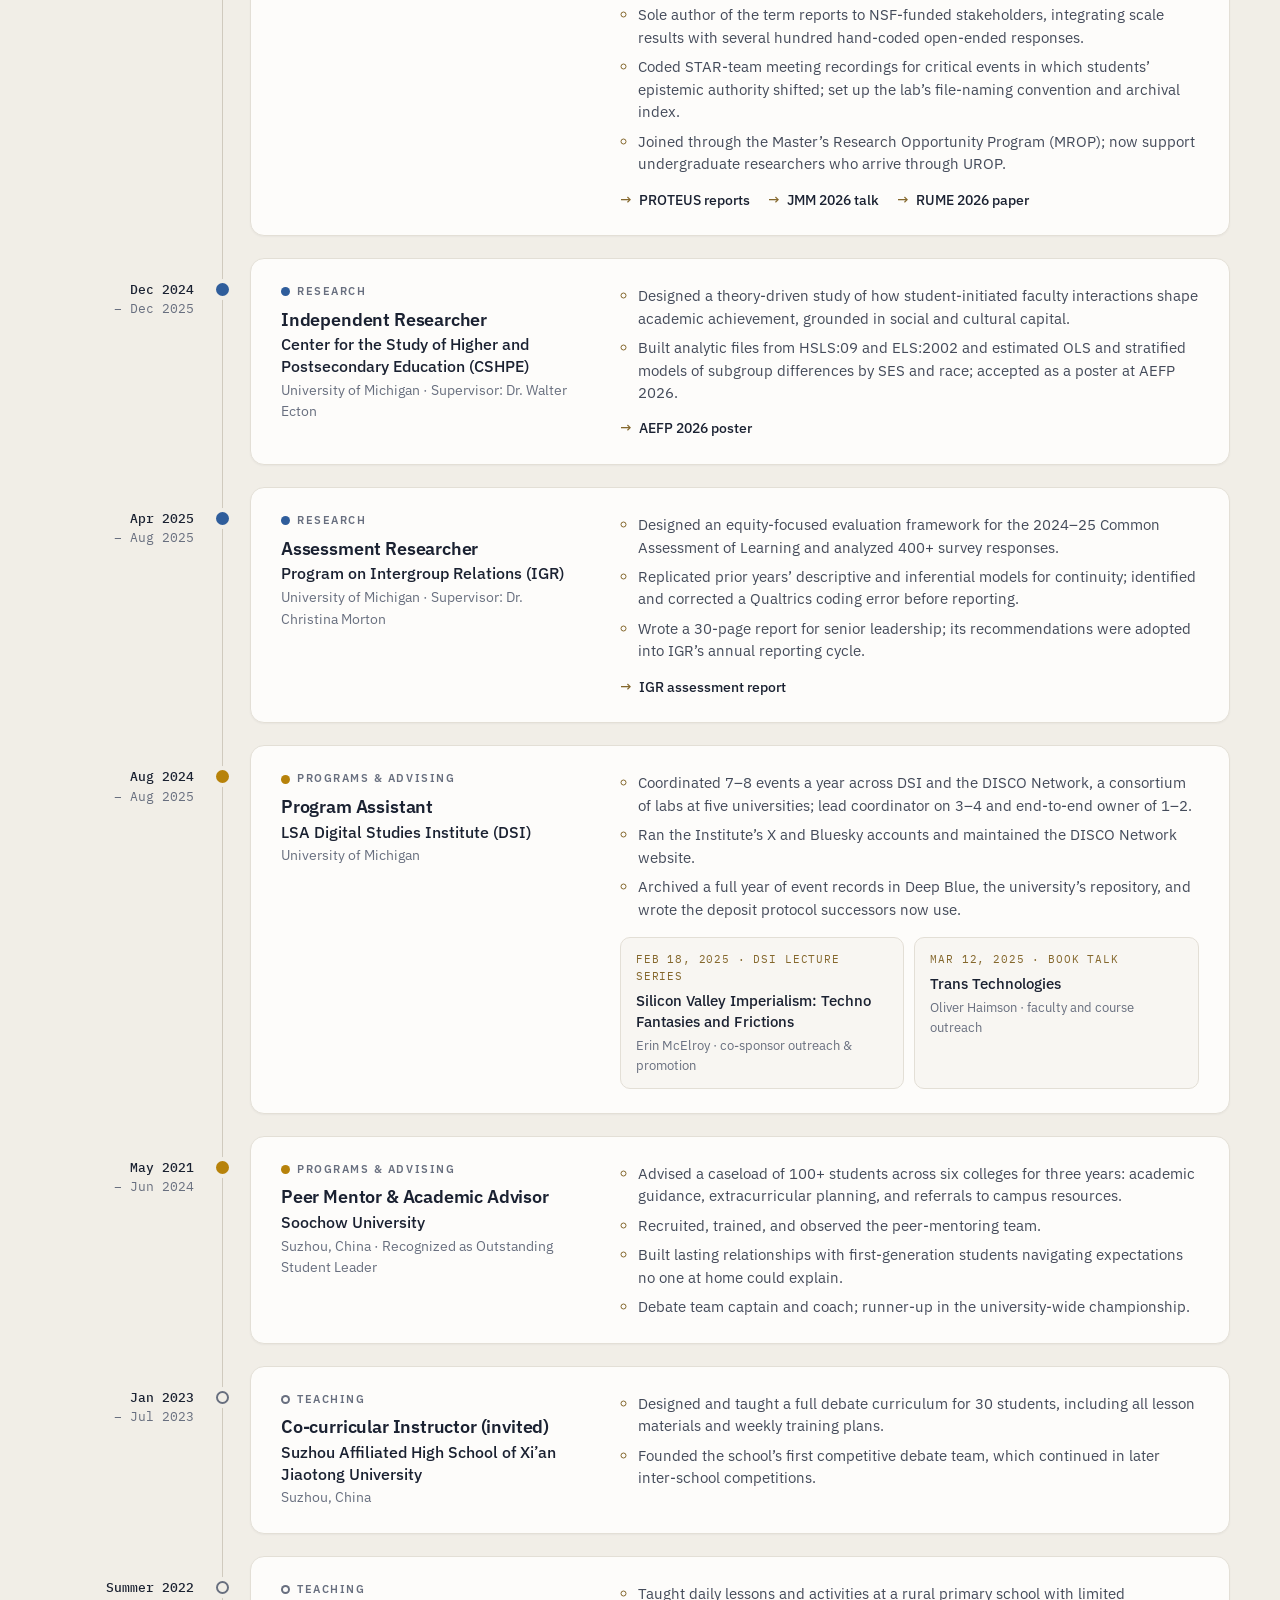
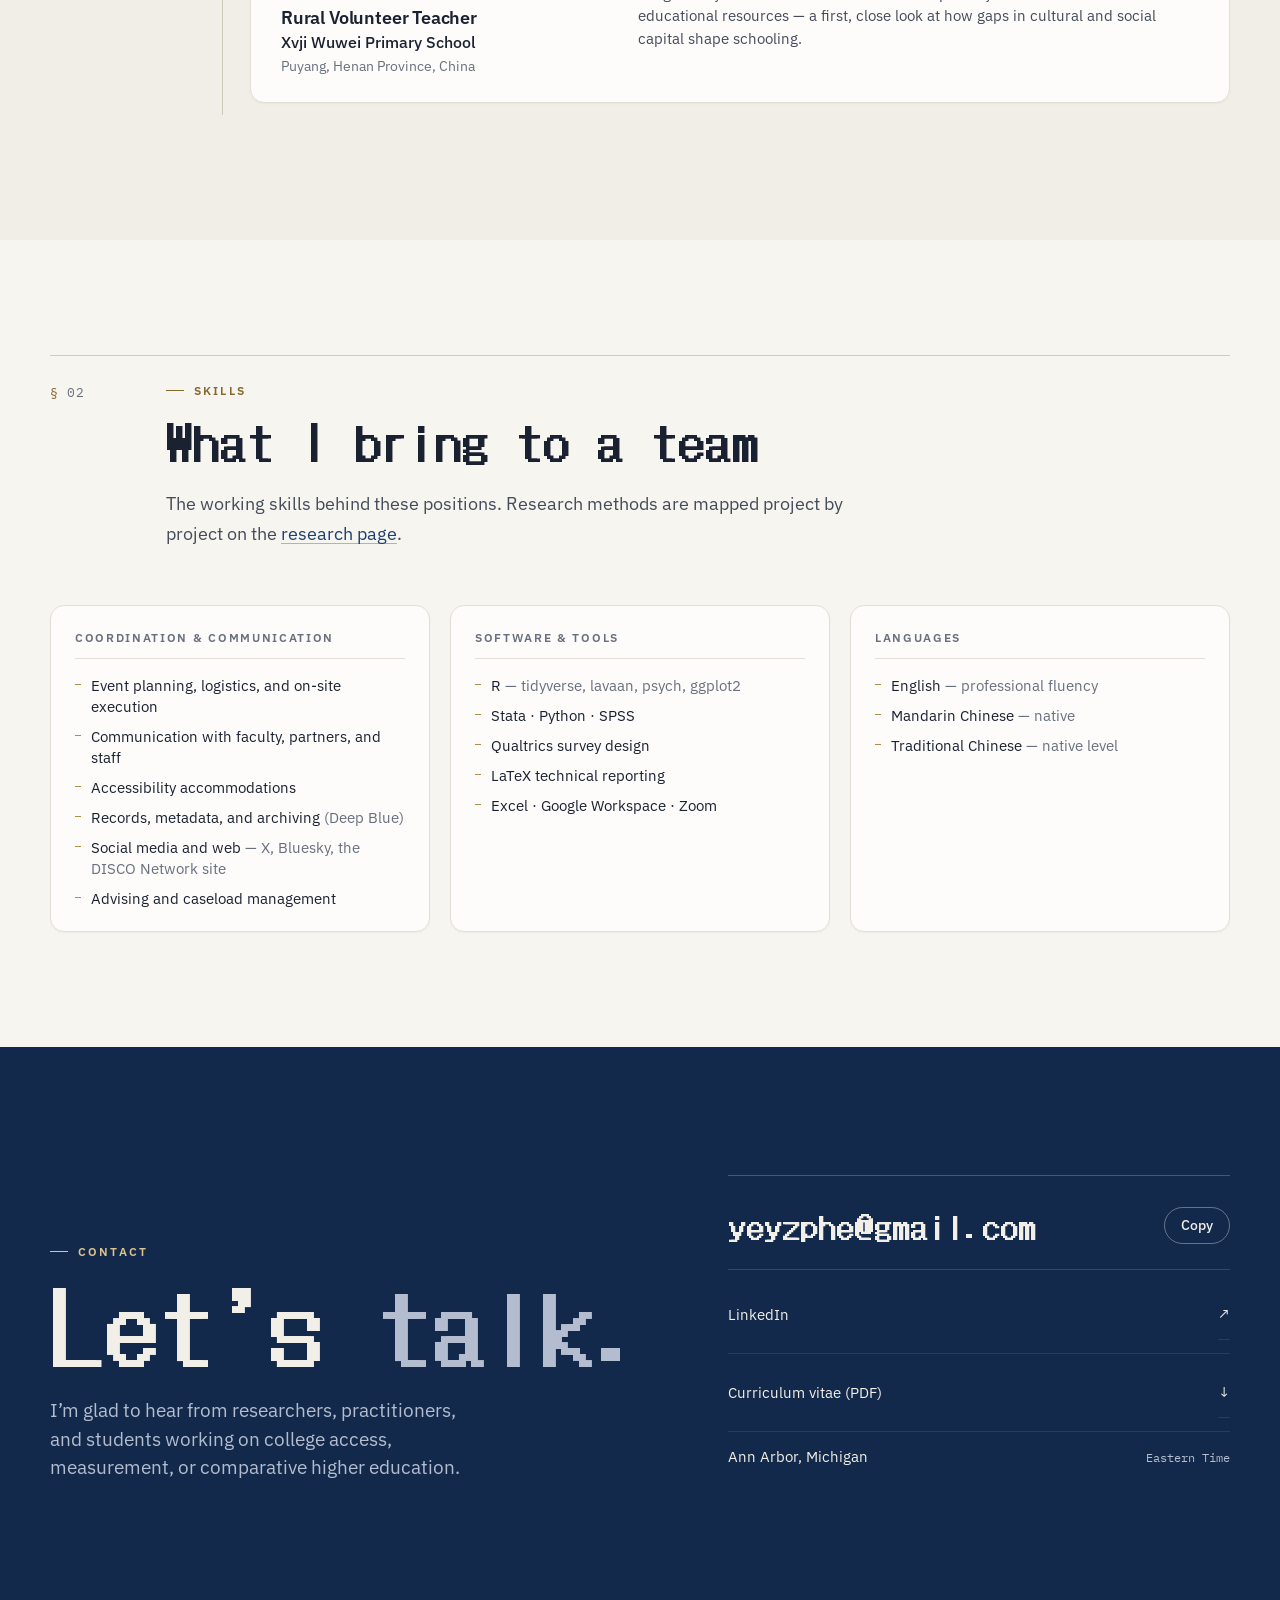
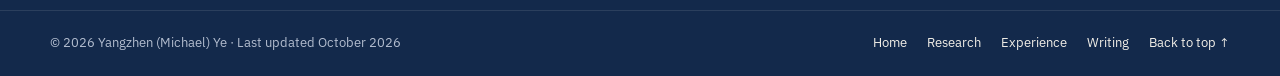
<file: experience.html>
<!doctype html>
<html lang="en" class="no-js">
<head>
<meta charset="utf-8">
<meta name="viewport" content="width=device-width, initial-scale=1">
<title>Experience — Yangzhen (Michael) Ye</title>
<meta name="description" content="Research and evaluation at the University of Michigan, program coordination, peer advising, and teaching.">
<meta name="author" content="Yangzhen (Michael) Ye">
<meta name="color-scheme" content="light dark">
<meta name="theme-color" content="#F7F5F0" media="(prefers-color-scheme: light)">
<meta name="theme-color" content="#0F1623" media="(prefers-color-scheme: dark)">
<link rel="canonical" href="https://yzye-phe.github.io/experience.html">
<meta property="og:type" content="website">
<meta property="og:title" content="Experience — Yangzhen (Michael) Ye">
<meta property="og:description" content="Research and evaluation at the University of Michigan, program coordination, peer advising, and teaching.">
<meta property="og:url" content="https://yzye-phe.github.io/experience.html">
<link rel="icon" href="favicon.svg" type="image/svg+xml">
<link rel="preconnect" href="https://fonts.googleapis.com">
<link rel="preconnect" href="https://fonts.gstatic.com" crossorigin>
<link rel="stylesheet" href="https://fonts.googleapis.com/css2?family=DotGothic16&family=IBM+Plex+Mono:wght@400;500&family=IBM+Plex+Sans:ital,wght@0,400;0,500;0,600;1,400&display=swap">
<link rel="stylesheet" href="assets/css/style.css">
<script>
  (function () {
    try {
      var t = localStorage.getItem('theme');
      if (t === 'light' || t === 'dark') document.documentElement.setAttribute('data-theme', t);
    } catch (e) {}
  })();
</script>
<script src="assets/js/main.js" defer></script>
</head>
<body>
<a class="skip-link" href="#main">Skip to content</a>

<header class="site-header" id="site-header">
  <div class="wrap header-inner">
    <a class="brand" href="index.html" aria-label="Yangzhen (Michael) Ye — home">
      <span class="brand-mark" aria-hidden="true">Y<i>.</i></span>
      <span class="brand-text">Yangzhen <em>(Michael)</em> Ye</span>
    </a>
    <nav class="site-nav" id="site-nav" aria-label="Site">
      <a href="index.html">Home</a>
      <a href="research.html">Research</a>
      <a href="experience.html" class="is-active" aria-current="page">Experience</a>
      <a href="writing.html">Writing</a>
      <a href="#contact">Contact</a>
    </nav>
    <div class="header-actions">
      <button class="icon-btn" type="button" data-theme-toggle aria-label="Switch color theme">
        <svg class="i-moon" width="18" height="18" viewBox="0 0 24 24" fill="none" stroke="currentColor" stroke-width="1.8" stroke-linecap="round" stroke-linejoin="round" aria-hidden="true"><path d="M20.5 13.2A8.5 8.5 0 1 1 10.8 3.5a6.6 6.6 0 0 0 9.7 9.7z"/></svg>
        <svg class="i-sun" width="18" height="18" viewBox="0 0 24 24" fill="none" stroke="currentColor" stroke-width="1.8" stroke-linecap="round" aria-hidden="true"><circle cx="12" cy="12" r="4.2"/><path d="M12 2.5v2.2M12 19.3v2.2M4.6 4.6l1.6 1.6M17.8 17.8l1.6 1.6M2.5 12h2.2M19.3 12h2.2M4.6 19.4l1.6-1.6M17.8 6.2l1.6-1.6"/></svg>
      </button>
      <a class="btn btn-sm btn-primary" href="assets/docs/Yangzhen_Ye_CV.pdf" target="_blank" rel="noopener">CV</a>
      <button class="icon-btn menu-toggle" type="button" data-menu-toggle aria-label="Open menu" aria-expanded="false" aria-controls="site-nav">
        <svg class="i-menu" width="18" height="18" viewBox="0 0 24 24" fill="none" stroke="currentColor" stroke-width="1.8" stroke-linecap="round" aria-hidden="true"><path d="M4 7h16M4 12h16M4 17h16"/></svg>
        <svg class="i-close" width="18" height="18" viewBox="0 0 24 24" fill="none" stroke="currentColor" stroke-width="1.8" stroke-linecap="round" aria-hidden="true"><path d="M6 6l12 12M18 6 6 18"/></svg>
      </button>
    </div>
  </div>
  <div class="read-progress" aria-hidden="true"><span></span></div>
</header>

<main id="main">

  <!-- ============================== PAGE HERO ============================== -->
  <section class="hero hero--page" id="top" aria-labelledby="page-title">
    <div class="wrap hero-grid">
      <div class="hero-copy">
        <p class="kicker"><span class="kicker-dot" aria-hidden="true"></span>Research · Programs &amp; advising · Teaching</p>
        <h1 class="page-title" id="page-title">Experience</h1>
        <p class="hero-lede">From <mark class="hl">data pipelines</mark> to debate rooms.</p>
        <p class="hero-sub">Research and evaluation at the University of Michigan, program coordination across a five-university network, three years of peer advising, and teaching in Suzhou and rural Henan.</p>
        <div class="hero-actions">
          <a class="btn btn-primary" href="assets/docs/Yangzhen_Ye_CV.pdf" target="_blank" rel="noopener">Download CV</a>
          <a class="btn btn-outline" href="#positions">All positions <span aria-hidden="true">↓</span></a>
        </div>
      </div>

      <figure class="hero-figure card" data-reveal>
        <div class="fig-head">
          <span class="fig-num">At a glance</span>
          <span>May 2021 – present</span>
        </div>
        <p class="fig-title">Five years of work, by type</p>
        <p class="fig-sub">Each bar is one position; hover or tap for dates and organization</p>
        <ul class="legend" aria-hidden="true">
          <li><span class="swatch s1"></span>Research</li>
          <li><span class="swatch s2"></span>Programs &amp; advising</li>
          <li><span class="swatch hollow"></span>Teaching</li>
        </ul>
        <div class="chart" data-chart="gantt"></div>
        <details class="fig-data" data-table="gantt"><summary>Data table</summary></details>
      </figure>
    </div>
  </section>

<!-- ============================== NUMBERS BAND ============================== -->
  <section class="numbers" aria-label="At a glance">
    <div class="wrap numbers-grid">
      <div class="stat" data-reveal>
        <span class="stat-value"><span class="n" data-count="800">800</span><span class="stat-plus">+</span></span>
        <span class="stat-label">survey responses through the PROTEUS analysis pipeline</span>
        <span class="stat-note">NSF-funded · two terms · 10+ institutions</span>
      </div>
      <div class="stat" data-reveal style="--rd:80ms">
        <span class="stat-value"><span class="n" data-count="400">400</span><span class="stat-plus">+</span></span>
        <span class="stat-label">responses analyzed for IGR’s learning assessment</span>
        <span class="stat-note">Six courses · 30-page report</span>
      </div>
      <div class="stat" data-reveal style="--rd:160ms">
        <span class="stat-value"><span class="n" data-count="100">100</span><span class="stat-plus">+</span></span>
        <span class="stat-label">students advised as a peer mentor and advisor</span>
        <span class="stat-note">Six colleges · three years</span>
      </div>
      <div class="stat" data-reveal style="--rd:240ms">
        <span class="stat-value"><span class="n" data-count="3">3</span></span>
        <span class="stat-label">national conference presentations in 2026</span>
        <span class="stat-note">AEFP · JMM · RUME</span>
      </div>
    </div>
  </section>

  <!-- ============================== 01 POSITIONS ============================== -->
  <section class="section band-tint" id="positions" aria-labelledby="positions-title">
    <div class="wrap">
      <header class="section-head" data-reveal>
        <span class="section-index">01</span>
        <div>
          <p class="eyebrow">Positions</p>
          <h2 id="positions-title">Research, programs, and teaching</h2>
          <p class="section-deck">Filter by kind of work. Research roles link to their outputs on the <a href="research.html">research page</a>.</p>
        </div>
      </header>

      <div class="filter-row" role="group" aria-label="Filter experience by type">
        <button class="chip" type="button" data-filter="all" aria-pressed="true">All</button>
        <button class="chip" type="button" data-filter="research" aria-pressed="false"><span class="k k-research" aria-hidden="true"></span>Research</button>
        <button class="chip" type="button" data-filter="programs" aria-pressed="false"><span class="k k-programs" aria-hidden="true"></span>Programs &amp; advising</button>
        <button class="chip" type="button" data-filter="teaching" aria-pressed="false"><span class="k k-teaching" aria-hidden="true"></span>Teaching</button>
      </div>

      <ol class="timeline">
        <li class="tl-item" data-type="research">
          <p class="tl-when"><b>Jan 2025</b>– Present</p>
          <span class="tl-marker" aria-hidden="true"></span>
          <article class="tl-card card">
            <p class="tl-type"><span class="k k-research" aria-hidden="true"></span>Research</p>
            <h3>Research Associate II</h3>
            <p class="tl-org">RTMUS Lab — Research on Teaching Mathematics in Undergraduate Settings</p>
            <p class="tl-meta">University of Michigan · PI: Dr. Vilma Mesa</p>
            <div class="tl-body">
            <ul>
              <li>Built and maintain the longitudinal R pipeline for the NSF-funded PROTEUS student survey — cleaning, recoding, and analytic-file construction across two terms and ten-plus institutions.</li>
              <li>Developed the exploratory and confirmatory factor-analysis framework for the survey’s latent constructs; presented at RUME and the Joint Mathematics Meetings.</li>
              <li>Sole author of the term reports to NSF-funded stakeholders, integrating scale results with several hundred hand-coded open-ended responses.</li>
              <li>Coded STAR-team meeting recordings for critical events in which students’ epistemic authority shifted; set up the lab’s file-naming convention and archival index.</li>
              <li>Joined through the Master’s Research Opportunity Program (MROP); now support undergraduate researchers who arrive through UROP.</li>
            </ul>
            <p class="tl-links"><a href="research.html#report-proteus">PROTEUS reports</a><a href="research.html#talks">JMM 2026 talk</a><a href="research.html#talk-rume">RUME 2026 paper</a></p>
            </div>
          </article>
        </li>

        <li class="tl-item" data-type="research">
          <p class="tl-when"><b>Dec 2024</b>– Dec 2025</p>
          <span class="tl-marker" aria-hidden="true"></span>
          <article class="tl-card card">
            <p class="tl-type"><span class="k k-research" aria-hidden="true"></span>Research</p>
            <h3>Independent Researcher</h3>
            <p class="tl-org">Center for the Study of Higher and Postsecondary Education (CSHPE)</p>
            <p class="tl-meta">University of Michigan · Supervisor: Dr. Walter Ecton</p>
            <div class="tl-body">
            <ul>
              <li>Designed a theory-driven study of how student-initiated faculty interactions shape academic achievement, grounded in social and cultural capital.</li>
              <li>Built analytic files from HSLS:09 and ELS:2002 and estimated OLS and stratified models of subgroup differences by SES and race; accepted as a poster at AEFP 2026.</li>
            </ul>
            <p class="tl-links"><a href="research.html#talk-aefp">AEFP 2026 poster</a></p>
            </div>
          </article>
        </li>

        <li class="tl-item" data-type="research">
          <p class="tl-when"><b>Apr 2025</b>– Aug 2025</p>
          <span class="tl-marker" aria-hidden="true"></span>
          <article class="tl-card card">
            <p class="tl-type"><span class="k k-research" aria-hidden="true"></span>Research</p>
            <h3>Assessment Researcher</h3>
            <p class="tl-org">Program on Intergroup Relations (IGR)</p>
            <p class="tl-meta">University of Michigan · Supervisor: Dr. Christina Morton</p>
            <div class="tl-body">
            <ul>
              <li>Designed an equity-focused evaluation framework for the 2024–25 Common Assessment of Learning and analyzed 400+ survey responses.</li>
              <li>Replicated prior years’ descriptive and inferential models for continuity; identified and corrected a Qualtrics coding error before reporting.</li>
              <li>Wrote a 30-page report for senior leadership; its recommendations were adopted into IGR’s annual reporting cycle.</li>
            </ul>
            <p class="tl-links"><a href="research.html#report-igr">IGR assessment report</a></p>
            </div>
          </article>
        </li>

        <li class="tl-item" data-type="programs" id="dsi">
          <p class="tl-when"><b>Aug 2024</b>– Aug 2025</p>
          <span class="tl-marker" aria-hidden="true"></span>
          <article class="tl-card card">
            <p class="tl-type"><span class="k k-programs" aria-hidden="true"></span>Programs &amp; advising</p>
            <h3>Program Assistant</h3>
            <p class="tl-org">LSA Digital Studies Institute (DSI)</p>
            <p class="tl-meta">University of Michigan</p>
            <div class="tl-body">
            <ul>
              <li>Coordinated 7–8 events a year across DSI and the DISCO Network, a consortium of labs at five universities; lead coordinator on 3–4 and end-to-end owner of 1–2.</li>
              <li>Ran the Institute’s X and Bluesky accounts and maintained the DISCO Network website.</li>
              <li>Archived a full year of event records in Deep Blue, the university’s repository, and wrote the deposit protocol successors now use.</li>
            </ul>
            <div class="tl-events" aria-label="Selected events">
              <div class="event">
                <p class="event-date">Feb 18, 2025 · DSI Lecture Series</p>
                <p class="event-title">Silicon Valley Imperialism: Techno Fantasies and Frictions</p>
                <p class="event-who">Erin McElroy · co-sponsor outreach &amp; promotion</p>
              </div>
              <div class="event">
                <p class="event-date">Mar 12, 2025 · Book talk</p>
                <p class="event-title">Trans Technologies</p>
                <p class="event-who">Oliver Haimson · faculty and course outreach</p>
              </div>
            </div>
            </div>
          </article>
        </li>

        <li class="tl-item" data-type="programs">
          <p class="tl-when"><b>May 2021</b>– Jun 2024</p>
          <span class="tl-marker" aria-hidden="true"></span>
          <article class="tl-card card">
            <p class="tl-type"><span class="k k-programs" aria-hidden="true"></span>Programs &amp; advising</p>
            <h3>Peer Mentor &amp; Academic Advisor</h3>
            <p class="tl-org">Soochow University</p>
            <p class="tl-meta">Suzhou, China · Recognized as Outstanding Student Leader</p>
            <div class="tl-body">
            <ul>
              <li>Advised a caseload of 100+ students across six colleges for three years: academic guidance, extracurricular planning, and referrals to campus resources.</li>
              <li>Recruited, trained, and observed the peer-mentoring team.</li>
              <li>Built lasting relationships with first-generation students navigating expectations no one at home could explain.</li>
              <li>Debate team captain and coach; runner-up in the university-wide championship.</li>
            </ul>
            </div>
          </article>
        </li>

        <li class="tl-item" data-type="teaching">
          <p class="tl-when"><b>Jan 2023</b>– Jul 2023</p>
          <span class="tl-marker" aria-hidden="true"></span>
          <article class="tl-card card">
            <p class="tl-type"><span class="k k-teaching" aria-hidden="true"></span>Teaching</p>
            <h3>Co-curricular Instructor (invited)</h3>
            <p class="tl-org">Suzhou Affiliated High School of Xi’an Jiaotong University</p>
            <p class="tl-meta">Suzhou, China</p>
            <div class="tl-body">
            <ul>
              <li>Designed and taught a full debate curriculum for 30 students, including all lesson materials and weekly training plans.</li>
              <li>Founded the school’s first competitive debate team, which continued in later inter-school competitions.</li>
            </ul>
            </div>
          </article>
        </li>

        <li class="tl-item" data-type="teaching">
          <p class="tl-when"><b>Summer 2022</b></p>
          <span class="tl-marker" aria-hidden="true"></span>
          <article class="tl-card card">
            <p class="tl-type"><span class="k k-teaching" aria-hidden="true"></span>Teaching</p>
            <h3>Rural Volunteer Teacher</h3>
            <p class="tl-org">Xvji Wuwei Primary School</p>
            <p class="tl-meta">Puyang, Henan Province, China</p>
            <div class="tl-body">
            <ul>
              <li>Taught daily lessons and activities at a rural primary school with limited educational resources — a first, close look at how gaps in cultural and social capital shape schooling.</li>
            </ul>
            </div>
          </article>
        </li>
      </ol>
    </div>
  </section>

    <!-- ============================== 02 SKILLS ============================== -->
  <section class="section" id="skills" aria-labelledby="skills-title">
    <div class="wrap">
      <header class="section-head" data-reveal>
        <span class="section-index">02</span>
        <div>
          <p class="eyebrow">Skills</p>
          <h2 id="skills-title">What I bring to a team</h2>
          <p class="section-deck">The working skills behind these positions. Research methods are mapped project by project on the <a href="research.html#methods">research page</a>.</p>
        </div>
      </header>

      <div class="skills-grid skills-grid--3">
        <div class="skill-group card" data-reveal>
          <h3>Coordination &amp; communication</h3>
          <ul class="skill-list">
            <li>Event planning, logistics, and on-site execution</li>
            <li>Communication with faculty, partners, and staff</li>
            <li>Accessibility accommodations</li>
            <li>Records, metadata, and archiving <span>(Deep Blue)</span></li>
            <li>Social media and web <span>— X, Bluesky, the DISCO Network site</span></li>
            <li>Advising and caseload management</li>
          </ul>
        </div>
        <div class="skill-group card" data-reveal style="--rd:80ms">
          <h3>Software &amp; tools</h3>
          <ul class="skill-list">
            <li>R <span>— tidyverse, lavaan, psych, ggplot2</span></li>
            <li>Stata · Python · SPSS</li>
            <li>Qualtrics survey design</li>
            <li>LaTeX technical reporting</li>
            <li>Excel · Google Workspace · Zoom</li>
          </ul>
        </div>
        <div class="skill-group card" data-reveal style="--rd:160ms">
          <h3>Languages</h3>
          <ul class="skill-list">
            <li>English <span>— professional fluency</span></li>
            <li>Mandarin Chinese <span>— native</span></li>
            <li>Traditional Chinese <span>— native level</span></li>
          </ul>
        </div>
      </div>
    </div>
  </section>

<!-- ============================== CONTACT ============================== -->
  <section class="band-navy contact" id="contact" aria-labelledby="contact-title">
    <div class="wrap contact-grid">
      <div data-reveal>
        <p class="eyebrow eyebrow-light">Contact</p>
        <h2 id="contact-title">Let’s <em>talk.</em></h2>
        <p class="contact-lede">I’m glad to hear from researchers, practitioners, and students working on college access, measurement, or comparative higher education.</p>
      </div>
      <div class="contact-card" data-reveal style="--rd:100ms">
        <div class="contact-email-row">
          <a class="contact-email" href="mailto:yeyzphe@gmail.com">yeyzphe@gmail.com</a>
          <button class="copy-btn" type="button" data-copy="yeyzphe@gmail.com">Copy</button>
        </div>
        <ul class="contact-links">
          <li><a href="https://www.linkedin.com/in/yangzhen-michael-ye" target="_blank" rel="noopener">LinkedIn <span aria-hidden="true">↗</span></a></li>
          <li><a href="assets/docs/Yangzhen_Ye_CV.pdf" target="_blank" rel="noopener">Curriculum vitae (PDF) <span aria-hidden="true">↓</span></a></li>
          <li><span>Ann Arbor, Michigan <em>Eastern Time</em></span></li>
        </ul>
      </div>
    </div>
  </section>
</main>

<footer class="site-footer">
  <div class="wrap footer-inner">
    <p>© 2026 Yangzhen (Michael) Ye · Last updated October 2026</p>
    <nav class="footer-nav" aria-label="Footer">
      <a href="index.html">Home</a>
      <a href="research.html">Research</a>
      <a href="experience.html">Experience</a>
      <a href="writing.html">Writing</a>
      <a href="#top">Back to top <span aria-hidden="true">↑</span></a>
    </nav>
  </div>
</footer>

<div class="tooltip" id="tooltip" role="tooltip" hidden></div>
</body>
</html>
</file>
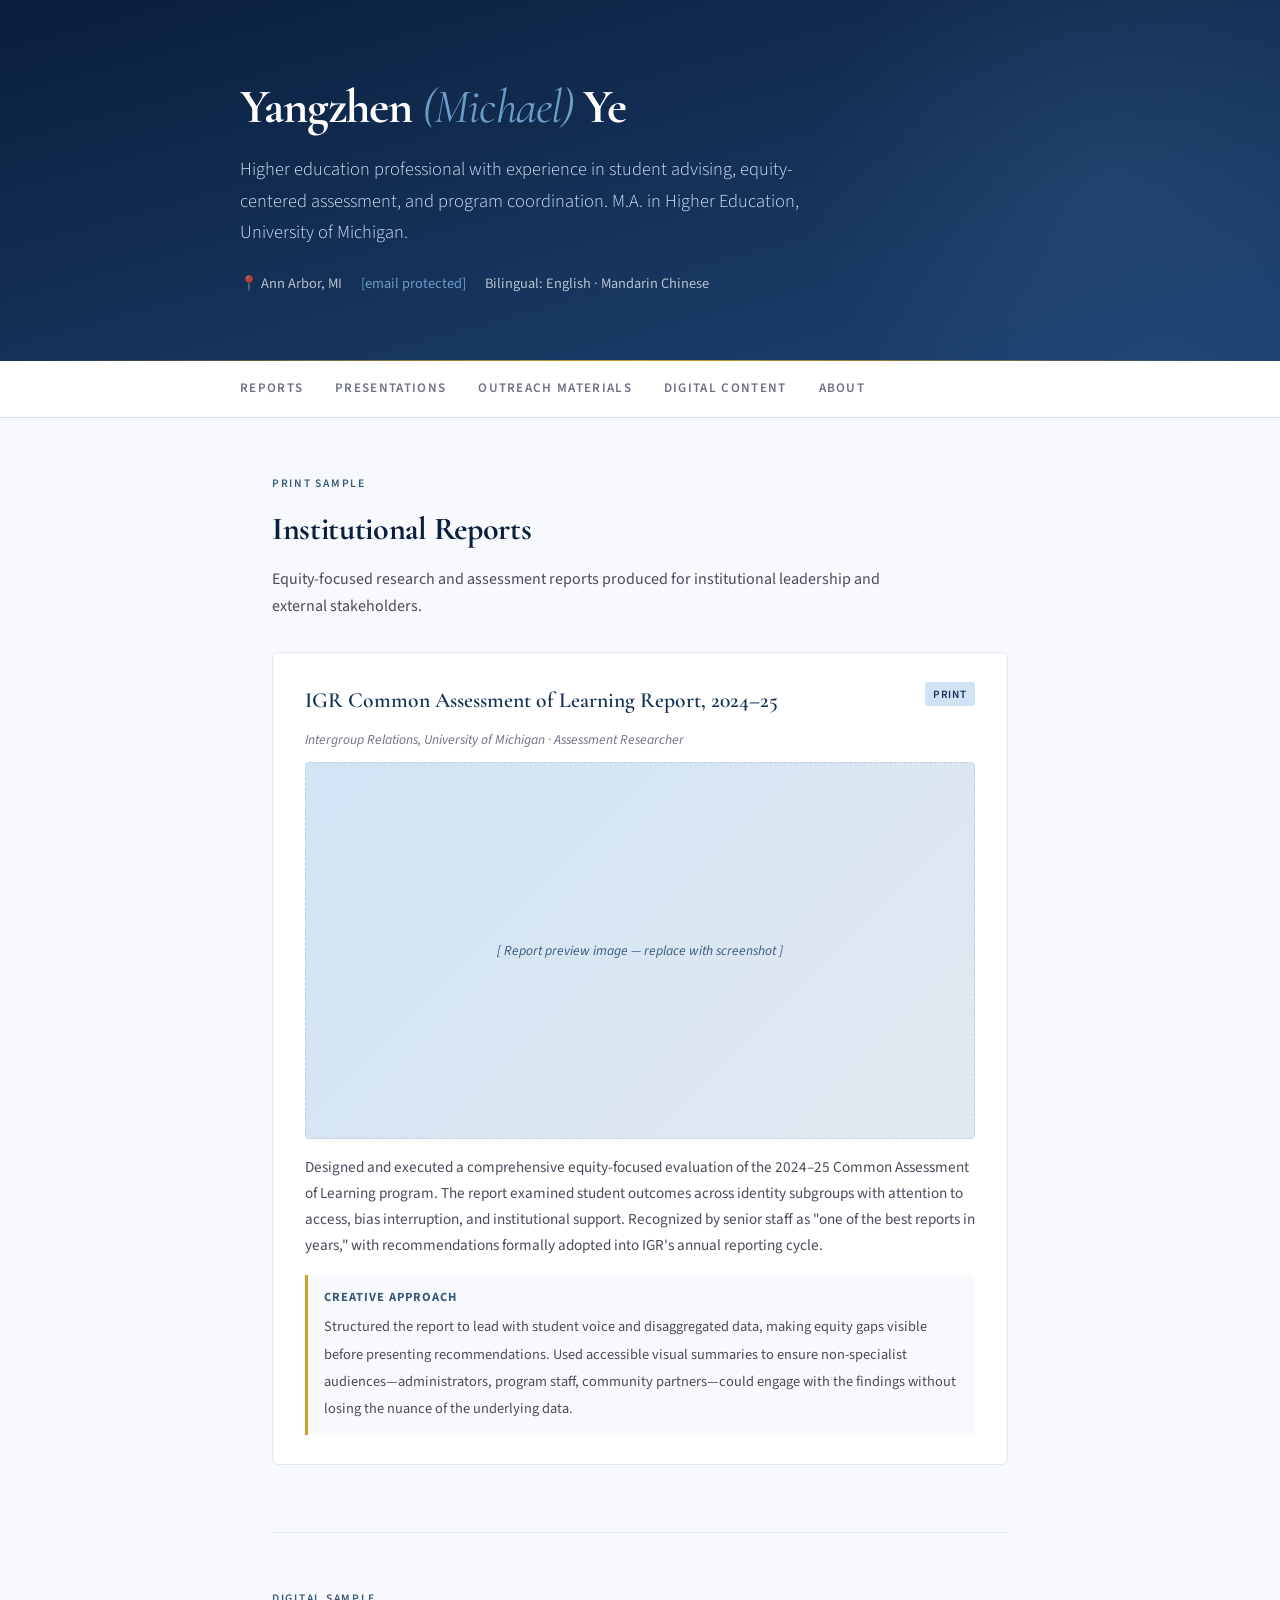
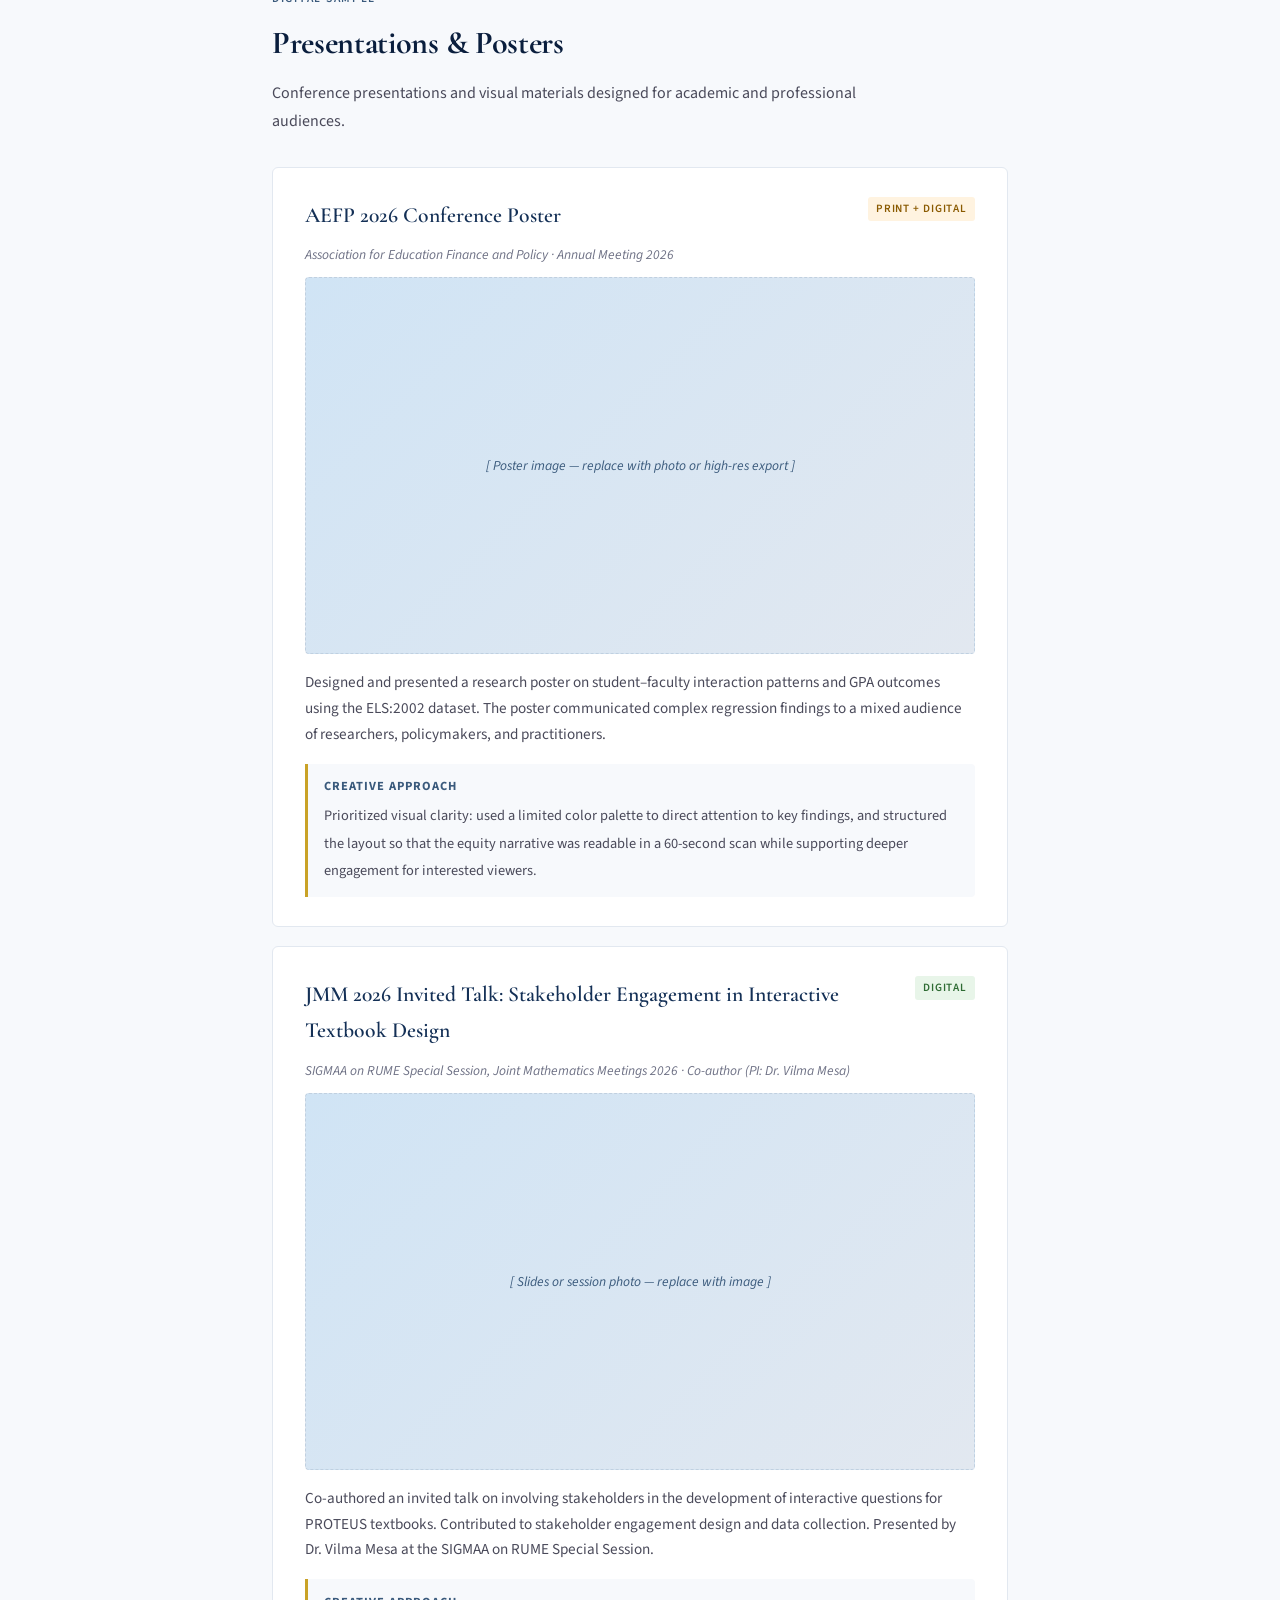
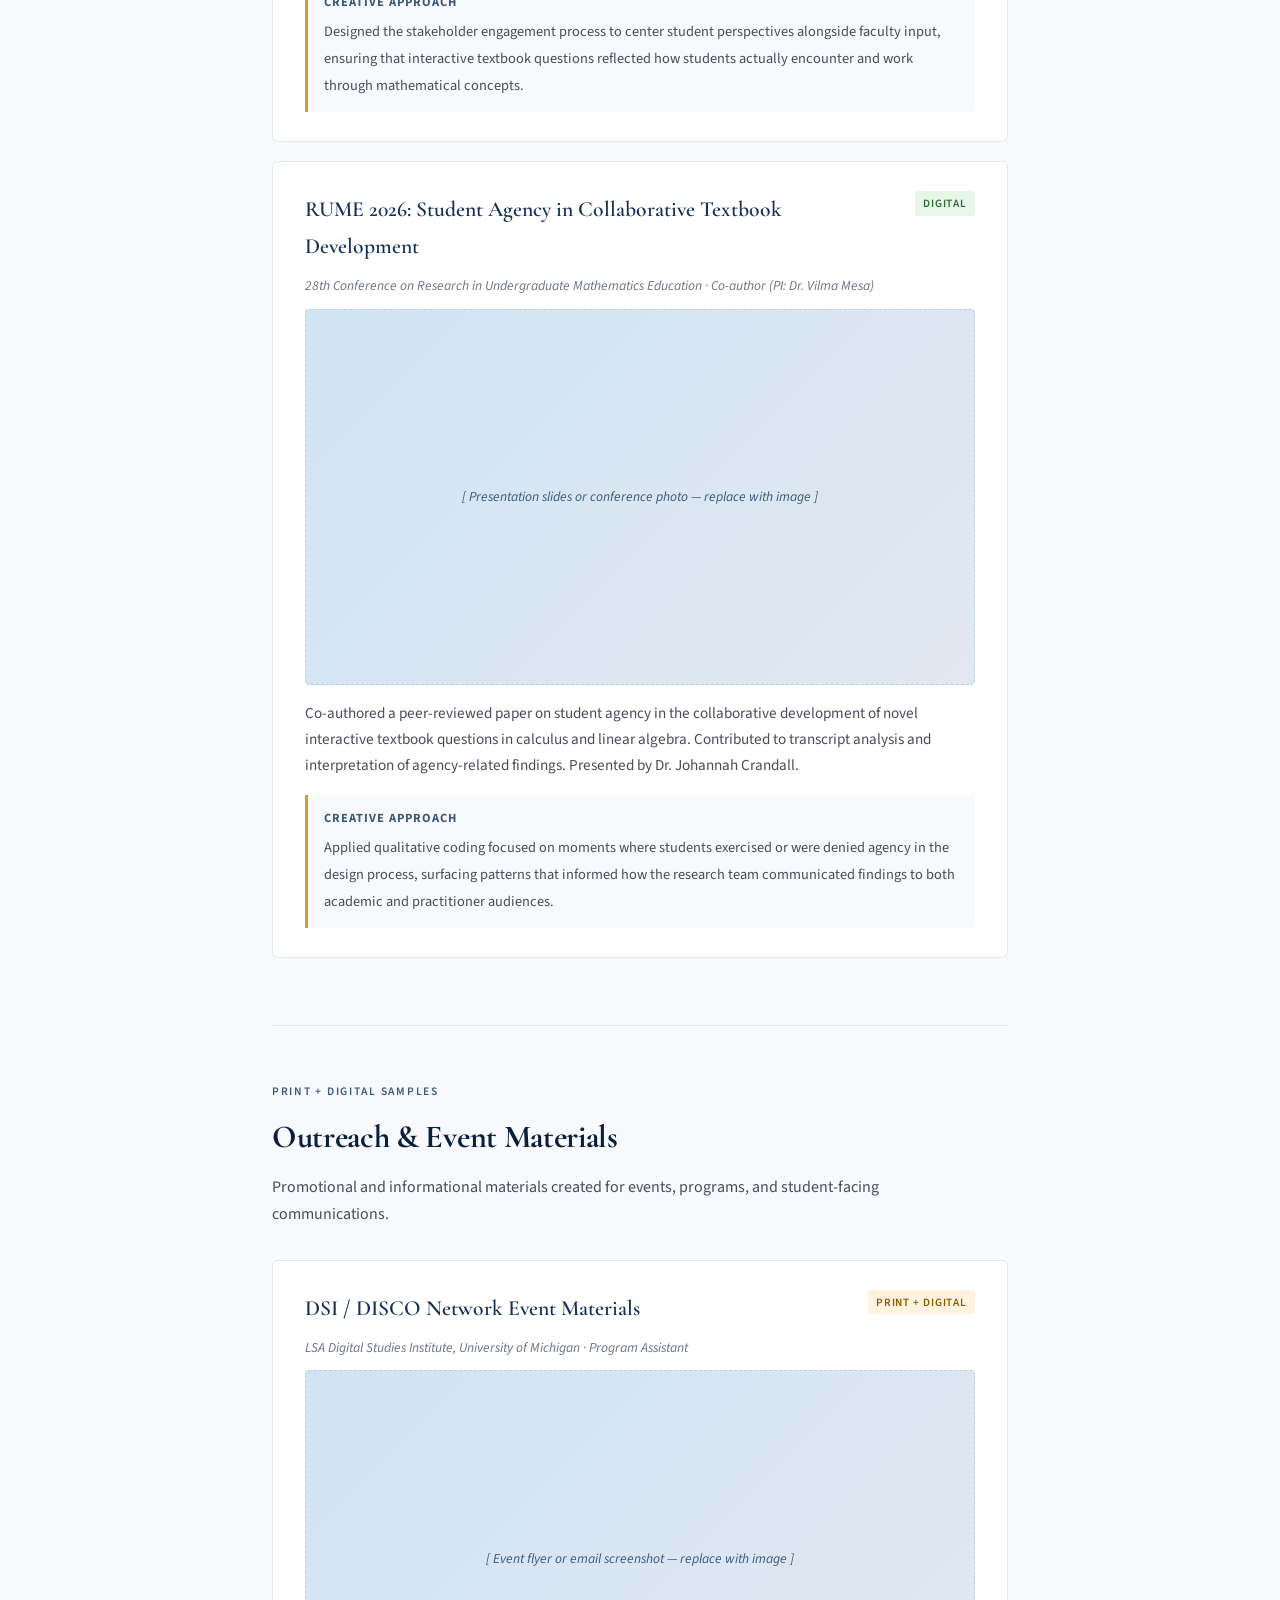
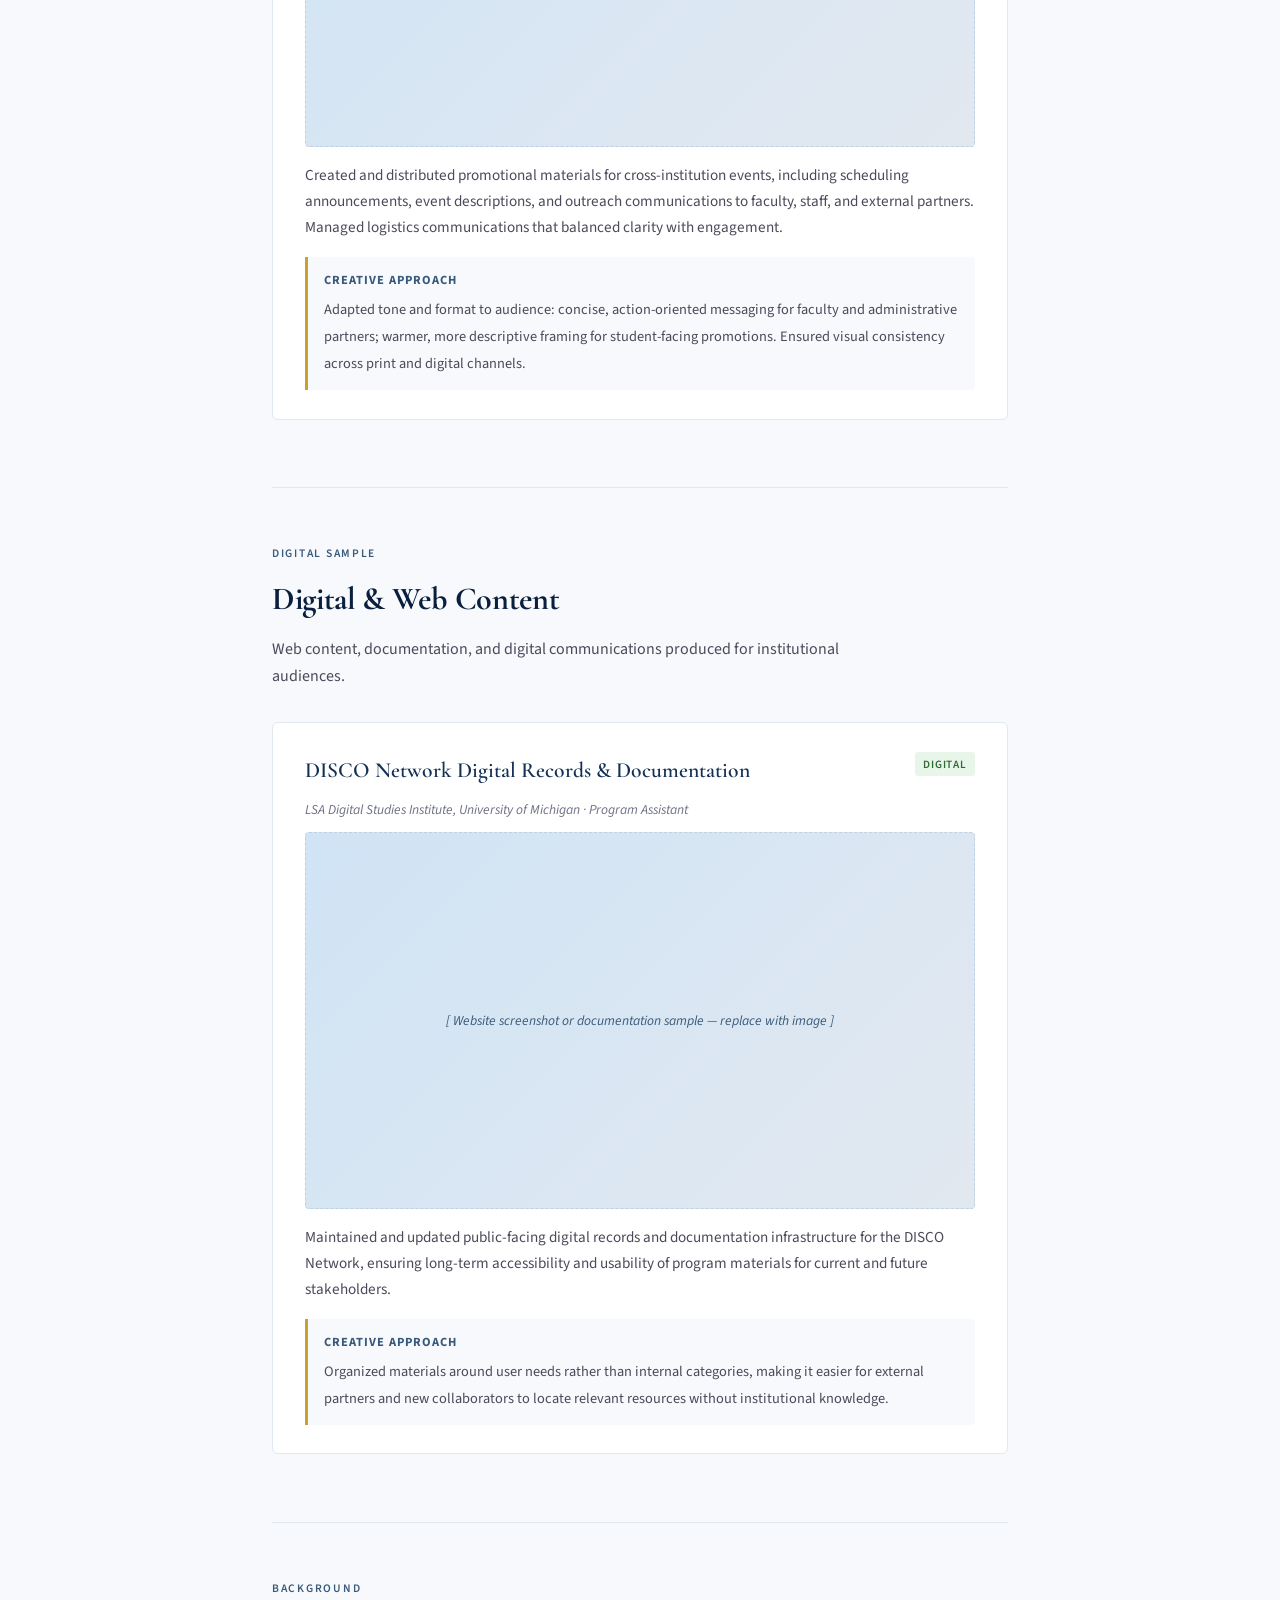
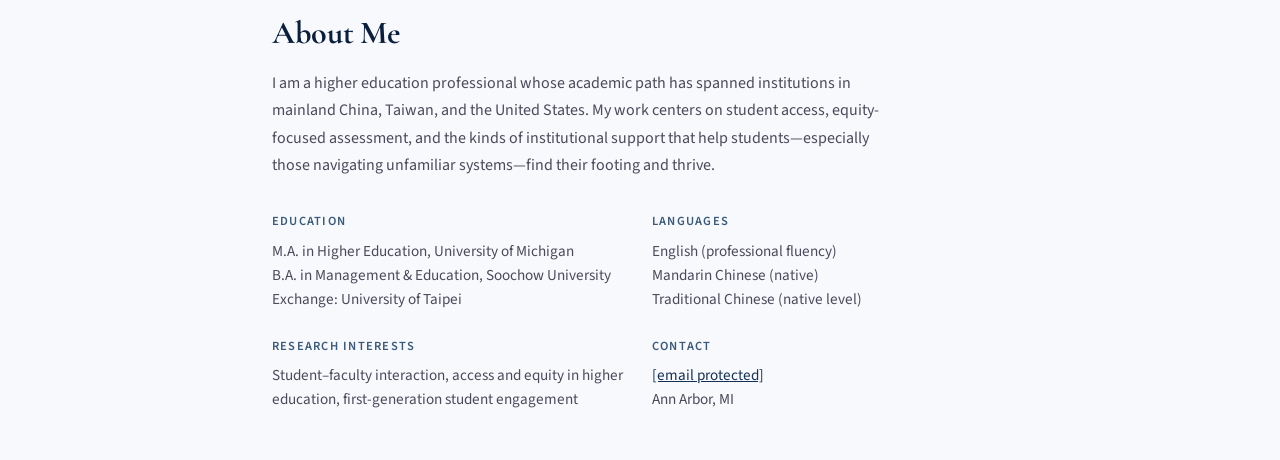
<file: index (1).html>
<!DOCTYPE html>
<html lang="en">
<head>
<meta charset="UTF-8">
<meta name="viewport" content="width=device-width, initial-scale=1.0">
<title>Yangzhen (Michael) Ye — Portfolio</title>
<link rel="preconnect" href="https://fonts.googleapis.com">
<link href="https://fonts.googleapis.com/css2?family=Cormorant+Garamond:ital,wght@0,400;0,600;0,700;1,400&family=Source+Sans+3:wght@300;400;500;600&display=swap" rel="stylesheet">
<style>
*, *::before, *::after { margin: 0; padding: 0; box-sizing: border-box; }

:root {
  --navy: #0a1e3d;
  --navy-mid: #143056;
  --navy-light: #1d4272;
  --slate: #3a5a7c;
  --sky: #6a9cc7;
  --ice: #d0e4f5;
  --cream: #f7f9fc;
  --white: #ffffff;
  --gold: #c9a227;
  --text: #1a1a2e;
  --text-mid: #4a4a5a;
  --text-light: #6e7185;
  --font-display: 'Cormorant Garamond', Georgia, serif;
  --font-body: 'Source Sans 3', 'Segoe UI', sans-serif;
}

html { scroll-behavior: smooth; }

body {
  font-family: var(--font-body);
  color: var(--text);
  background: var(--cream);
  line-height: 1.7;
  font-weight: 400;
  -webkit-font-smoothing: antialiased;
}

/* ── HERO ── */
.hero {
  background: linear-gradient(165deg, var(--navy) 0%, var(--navy-mid) 50%, var(--navy-light) 100%);
  color: var(--white);
  padding: 5rem 2rem 4rem;
  position: relative;
  overflow: hidden;
}

.hero::before {
  content: '';
  position: absolute;
  top: -30%; right: -10%;
  width: 600px; height: 600px;
  background: radial-gradient(circle, rgba(106,156,199,0.12) 0%, transparent 70%);
  border-radius: 50%;
}

.hero::after {
  content: '';
  position: absolute;
  bottom: 0; left: 0; right: 0;
  height: 1px;
  background: linear-gradient(90deg, transparent, var(--gold), transparent);
}

.hero-inner {
  max-width: 800px;
  margin: 0 auto;
  position: relative;
  z-index: 1;
}

.hero h1 {
  font-family: var(--font-display);
  font-size: 3rem;
  font-weight: 700;
  letter-spacing: -0.02em;
  line-height: 1.15;
  margin-bottom: 0.4em;
}

.hero h1 span {
  color: var(--sky);
  font-weight: 400;
  font-style: italic;
}

.hero-subtitle {
  font-size: 1.15rem;
  font-weight: 300;
  color: var(--ice);
  max-width: 600px;
  line-height: 1.7;
  margin-bottom: 1.5rem;
}

.hero-contact {
  display: flex;
  flex-wrap: wrap;
  gap: 1.2rem;
  font-size: 0.9rem;
  color: rgba(255,255,255,0.7);
}

.hero-contact a {
  color: var(--sky);
  text-decoration: none;
  transition: color 0.2s;
}

.hero-contact a:hover { color: var(--gold); }

/* ── NAV ── */
.nav {
  background: var(--white);
  border-bottom: 1px solid var(--ice);
  position: sticky;
  top: 0;
  z-index: 100;
  padding: 0 2rem;
}

.nav-inner {
  max-width: 800px;
  margin: 0 auto;
  display: flex;
  gap: 2rem;
  overflow-x: auto;
}

.nav a {
  display: block;
  padding: 1rem 0;
  font-size: 0.82rem;
  font-weight: 600;
  text-transform: uppercase;
  letter-spacing: 0.1em;
  color: var(--text-light);
  text-decoration: none;
  white-space: nowrap;
  border-bottom: 2px solid transparent;
  transition: color 0.2s, border-color 0.2s;
}

.nav a:hover, .nav a.active {
  color: var(--navy);
  border-bottom-color: var(--gold);
}

/* ── MAIN ── */
.main { max-width: 800px; margin: 0 auto; padding: 0 2rem; }

/* ── SECTION ── */
.section {
  padding: 3.5rem 0 3rem;
  border-bottom: 1px solid #e2e8f0;
}

.section:last-child { border-bottom: none; }

.section-label {
  font-size: 0.72rem;
  font-weight: 600;
  text-transform: uppercase;
  letter-spacing: 0.15em;
  color: var(--slate);
  margin-bottom: 0.5rem;
}

.section h2 {
  font-family: var(--font-display);
  font-size: 2rem;
  font-weight: 700;
  color: var(--navy);
  margin-bottom: 0.6rem;
  letter-spacing: -0.01em;
}

.section-intro {
  color: var(--text-mid);
  font-size: 1rem;
  max-width: 620px;
  margin-bottom: 2rem;
}

/* ── PROJECT CARD ── */
.project {
  background: var(--white);
  border: 1px solid #e2e8f0;
  border-radius: 6px;
  padding: 1.8rem 2rem;
  margin-bottom: 1.2rem;
  transition: box-shadow 0.25s, border-color 0.25s;
}

.project:hover {
  box-shadow: 0 4px 20px rgba(10,30,61,0.07);
  border-color: var(--sky);
}

.project-header {
  display: flex;
  justify-content: space-between;
  align-items: flex-start;
  gap: 1rem;
  margin-bottom: 0.6rem;
}

.project h3 {
  font-family: var(--font-display);
  font-size: 1.35rem;
  font-weight: 600;
  color: var(--navy-mid);
}

.project-tag {
  font-size: 0.7rem;
  font-weight: 600;
  text-transform: uppercase;
  letter-spacing: 0.08em;
  padding: 0.25em 0.7em;
  border-radius: 3px;
  white-space: nowrap;
  flex-shrink: 0;
}

.tag-print {
  background: var(--ice);
  color: var(--navy-mid);
}

.tag-digital {
  background: #e8f5e9;
  color: #2e6b33;
}

.tag-both {
  background: #fff3e0;
  color: #8a5a00;
}

.project-context {
  font-size: 0.85rem;
  color: var(--text-light);
  margin-bottom: 0.7rem;
  font-style: italic;
}

.project p {
  color: var(--text-mid);
  font-size: 0.95rem;
  line-height: 1.7;
  margin-bottom: 0.8rem;
}

.project-approach {
  background: var(--cream);
  border-left: 3px solid var(--gold);
  padding: 0.8rem 1rem;
  margin-top: 1rem;
  border-radius: 0 4px 4px 0;
}

.project-approach strong {
  font-size: 0.78rem;
  text-transform: uppercase;
  letter-spacing: 0.08em;
  color: var(--slate);
  display: block;
  margin-bottom: 0.3rem;
}

.project-approach span {
  font-size: 0.9rem;
  color: var(--text-mid);
  line-height: 1.6;
}

.project-link {
  display: inline-block;
  margin-top: 0.8rem;
  font-size: 0.85rem;
  font-weight: 600;
  color: var(--navy-mid);
  text-decoration: none;
  border-bottom: 1px solid var(--sky);
  padding-bottom: 1px;
  transition: color 0.2s, border-color 0.2s;
}

.project-link:hover {
  color: var(--gold);
  border-color: var(--gold);
}

/* ── IMAGE PLACEHOLDER ── */
.project-image {
  width: 100%;
  aspect-ratio: 16/9;
  background: linear-gradient(135deg, var(--ice) 0%, #e2e8f0 100%);
  border-radius: 4px;
  margin-bottom: 1rem;
  display: flex;
  align-items: center;
  justify-content: center;
  color: var(--slate);
  font-size: 0.85rem;
  font-style: italic;
  border: 1px dashed #c0d0e0;
}

/* ── ABOUT SECTION ── */
.about-grid {
  display: grid;
  grid-template-columns: 1fr 1fr;
  gap: 1.5rem;
}

.about-item h4 {
  font-size: 0.78rem;
  font-weight: 600;
  text-transform: uppercase;
  letter-spacing: 0.1em;
  color: var(--slate);
  margin-bottom: 0.4rem;
}

.about-item p {
  font-size: 0.95rem;
  color: var(--text-mid);
  line-height: 1.6;
}

/* ── FOOTER ── */
.footer {
  background: var(--navy);
  color: rgba(255,255,255,0.5);
  text-align: center;
  padding: 2rem;
  font-size: 0.82rem;
  margin-top: 2rem;
}

.footer a {
  color: var(--sky);
  text-decoration: none;
}

/* ── RESPONSIVE ── */
@media (max-width: 640px) {
  .hero { padding: 3.5rem 1.5rem 3rem; }
  .hero h1 { font-size: 2.2rem; }
  .main { padding: 0 1.5rem; }
  .project { padding: 1.4rem 1.2rem; }
  .about-grid { grid-template-columns: 1fr; }
  .nav-inner { gap: 1.2rem; }
}

/* ── ANIMATION ── */
@keyframes fadeUp {
  from { opacity: 0; transform: translateY(18px); }
  to { opacity: 1; transform: translateY(0); }
}

.hero-inner > * {
  animation: fadeUp 0.6s ease-out both;
}

.hero h1 { animation-delay: 0.1s; }
.hero-subtitle { animation-delay: 0.2s; }
.hero-contact { animation-delay: 0.3s; }
</style>
</head>
<body>

<!-- ════════════════════════════════════════ HERO ════════════════════════════════════════ -->
<header class="hero">
  <div class="hero-inner">
    <h1>Yangzhen <span>(Michael)</span> Ye</h1>
    <p class="hero-subtitle">
      Higher education professional with experience in student advising, equity-centered assessment, and program coordination. M.A. in Higher Education, University of Michigan.
    </p>
    <div class="hero-contact">
      <span>📍 Ann Arbor, MI</span>
      <a href="/cdn-cgi/l/email-protection#3f465a46457f4a52565c57115a5b4a"><span class="__cf_email__" data-cfemail="9be2fee2e1dbeef6f2f8f3b5feffee">[email&#160;protected]</span></a>
      <span>Bilingual: English · Mandarin Chinese</span>
    </div>
  </div>
</header>

<!-- ════════════════════════════════════════ NAV ════════════════════════════════════════ -->
<nav class="nav">
  <div class="nav-inner">
    <a href="#reports">Reports</a>
    <a href="#presentations">Presentations</a>
    <a href="#outreach">Outreach Materials</a>
    <a href="#digital">Digital Content</a>
    <a href="#about">About</a>
  </div>
</nav>

<!-- ════════════════════════════════════════ MAIN ════════════════════════════════════════ -->
<main class="main">

  <!-- ── REPORTS ── -->
  <section class="section" id="reports">
    <div class="section-label">Print Sample</div>
    <h2>Institutional Reports</h2>
    <p class="section-intro">
      Equity-focused research and assessment reports produced for institutional leadership and external stakeholders.
    </p>

    <div class="project">
      <div class="project-header">
        <h3>IGR Common Assessment of Learning Report, 2024–25</h3>
        <span class="project-tag tag-print">Print</span>
      </div>
      <div class="project-context">Intergroup Relations, University of Michigan · Assessment Researcher</div>
      <!-- TODO: Replace with screenshot or PDF embed -->
      <div class="project-image">[ Report preview image — replace with screenshot ]</div>
      <p>
        Designed and executed a comprehensive equity-focused evaluation of the 2024–25 Common Assessment of Learning program. The report examined student outcomes across identity subgroups with attention to access, bias interruption, and institutional support. Recognized by senior staff as "one of the best reports in years," with recommendations formally adopted into IGR's annual reporting cycle.
      </p>
      <div class="project-approach">
        <strong>Creative Approach</strong>
        <span>
          <!-- TODO: Michael to fill in his own explanation of design/communication choices -->
          Structured the report to lead with student voice and disaggregated data, making equity gaps visible before presenting recommendations. Used accessible visual summaries to ensure non-specialist audiences—administrators, program staff, community partners—could engage with the findings without losing the nuance of the underlying data.
        </span>
      </div>
      <!-- TODO: Add link to PDF if shareable -->
      <!-- <a href="files/igr-report.pdf" class="project-link" target="_blank">View full report →</a> -->
    </div>

  </section>

  <!-- ── PRESENTATIONS ── -->
  <section class="section" id="presentations">
    <div class="section-label">Digital Sample</div>
    <h2>Presentations &amp; Posters</h2>
    <p class="section-intro">
      Conference presentations and visual materials designed for academic and professional audiences.
    </p>

    <div class="project">
      <div class="project-header">
        <h3>AEFP 2026 Conference Poster</h3>
        <span class="project-tag tag-both">Print + Digital</span>
      </div>
      <div class="project-context">Association for Education Finance and Policy · Annual Meeting 2026</div>
      <div class="project-image">[ Poster image — replace with photo or high-res export ]</div>
      <p>
        Designed and presented a research poster on student–faculty interaction patterns and GPA outcomes using the ELS:2002 dataset. The poster communicated complex regression findings to a mixed audience of researchers, policymakers, and practitioners.
      </p>
      <div class="project-approach">
        <strong>Creative Approach</strong>
        <span>
          <!-- TODO: Fill in -->
          Prioritized visual clarity: used a limited color palette to direct attention to key findings, and structured the layout so that the equity narrative was readable in a 60-second scan while supporting deeper engagement for interested viewers.
        </span>
      </div>
    </div>

    <div class="project">
      <div class="project-header">
        <h3>JMM 2026 Invited Talk: Stakeholder Engagement in Interactive Textbook Design</h3>
        <span class="project-tag tag-digital">Digital</span>
      </div>
      <div class="project-context">SIGMAA on RUME Special Session, Joint Mathematics Meetings 2026 · Co-author (PI: Dr. Vilma Mesa)</div>
      <div class="project-image">[ Slides or session photo — replace with image ]</div>
      <p>
        Co-authored an invited talk on involving stakeholders in the development of interactive questions for PROTEUS textbooks. Contributed to stakeholder engagement design and data collection. Presented by Dr. Vilma Mesa at the SIGMAA on RUME Special Session.
      </p>
      <div class="project-approach">
        <strong>Creative Approach</strong>
        <span>
          <!-- TODO: Fill in -->
          Designed the stakeholder engagement process to center student perspectives alongside faculty input, ensuring that interactive textbook questions reflected how students actually encounter and work through mathematical concepts.
        </span>
      </div>
    </div>

    <div class="project">
      <div class="project-header">
        <h3>RUME 2026: Student Agency in Collaborative Textbook Development</h3>
        <span class="project-tag tag-digital">Digital</span>
      </div>
      <div class="project-context">28th Conference on Research in Undergraduate Mathematics Education · Co-author (PI: Dr. Vilma Mesa)</div>
      <div class="project-image">[ Presentation slides or conference photo — replace with image ]</div>
      <p>
        Co-authored a peer-reviewed paper on student agency in the collaborative development of novel interactive textbook questions in calculus and linear algebra. Contributed to transcript analysis and interpretation of agency-related findings. Presented by Dr. Johannah Crandall.
      </p>
      <div class="project-approach">
        <strong>Creative Approach</strong>
        <span>
          <!-- TODO: Fill in -->
          Applied qualitative coding focused on moments where students exercised or were denied agency in the design process, surfacing patterns that informed how the research team communicated findings to both academic and practitioner audiences.
        </span>
      </div>
    </div>
  </section>

  <!-- ── OUTREACH MATERIALS ── -->
  <section class="section" id="outreach">
    <div class="section-label">Print + Digital Samples</div>
    <h2>Outreach &amp; Event Materials</h2>
    <p class="section-intro">
      Promotional and informational materials created for events, programs, and student-facing communications.
    </p>

    <div class="project">
      <div class="project-header">
        <h3>DSI / DISCO Network Event Materials</h3>
        <span class="project-tag tag-both">Print + Digital</span>
      </div>
      <div class="project-context">LSA Digital Studies Institute, University of Michigan · Program Assistant</div>
      <div class="project-image">[ Event flyer or email screenshot — replace with image ]</div>
      <p>
        Created and distributed promotional materials for cross-institution events, including scheduling announcements, event descriptions, and outreach communications to faculty, staff, and external partners. Managed logistics communications that balanced clarity with engagement.
      </p>
      <div class="project-approach">
        <strong>Creative Approach</strong>
        <span>
          <!-- TODO: Fill in with specifics about design choices, tools used, audience considerations -->
          Adapted tone and format to audience: concise, action-oriented messaging for faculty and administrative partners; warmer, more descriptive framing for student-facing promotions. Ensured visual consistency across print and digital channels.
        </span>
      </div>
    </div>

    <!-- TODO: Add more outreach entries (e.g., debate program flyers, Soochow event materials) -->
  </section>

  <!-- ── DIGITAL CONTENT ── -->
  <section class="section" id="digital">
    <div class="section-label">Digital Sample</div>
    <h2>Digital &amp; Web Content</h2>
    <p class="section-intro">
      Web content, documentation, and digital communications produced for institutional audiences.
    </p>

    <div class="project">
      <div class="project-header">
        <h3>DISCO Network Digital Records &amp; Documentation</h3>
        <span class="project-tag tag-digital">Digital</span>
      </div>
      <div class="project-context">LSA Digital Studies Institute, University of Michigan · Program Assistant</div>
      <div class="project-image">[ Website screenshot or documentation sample — replace with image ]</div>
      <p>
        Maintained and updated public-facing digital records and documentation infrastructure for the DISCO Network, ensuring long-term accessibility and usability of program materials for current and future stakeholders.
      </p>
      <div class="project-approach">
        <strong>Creative Approach</strong>
        <span>
          <!-- TODO: Fill in -->
          Organized materials around user needs rather than internal categories, making it easier for external partners and new collaborators to locate relevant resources without institutional knowledge.
        </span>
      </div>
    </div>

    <!-- TODO: Add more digital content entries -->
  </section>

  <!-- ── ABOUT ── -->
  <section class="section" id="about">
    <div class="section-label">Background</div>
    <h2>About Me</h2>
    <p class="section-intro">
      I am a higher education professional whose academic path has spanned institutions in mainland China, Taiwan, and the United States. My work centers on student access, equity-focused assessment, and the kinds of institutional support that help students—especially those navigating unfamiliar systems—find their footing and thrive.
    </p>
    <div class="about-grid">
      <div class="about-item">
        <h4>Education</h4>
        <p>M.A. in Higher Education, University of Michigan<br>B.A. in Management & Education, Soochow University<br>Exchange: University of Taipei</p>
      </div>
      <div class="about-item">
        <h4>Languages</h4>
        <p>English (professional fluency)<br>Mandarin Chinese (native)<br>Traditional Chinese (native level)</p>
      </div>
      <div class="about-item">
        <h4>Research Interests</h4>
        <p>Student–faculty interaction, access and equity in higher education, first-generation student engagement</p>
      </div>
      <div class="about-item">
        <h4>Contact</h4>
        <p><a href="/cdn-cgi/l/email-protection#81f8e4f8fbc1f4ece8e2e9afe4e5f4" style="color:var(--navy-mid)"><span class="__cf_email__" data-cfemail="7b021e02013b0e16121813551e1f0e">[email&#160;protected]</span></a><br>Ann Arbor, MI</p>
      </div>
    </div>
  </section>

</main>

<!-- ════════════════════════════════════════ FOOTER ═══════�
</file>
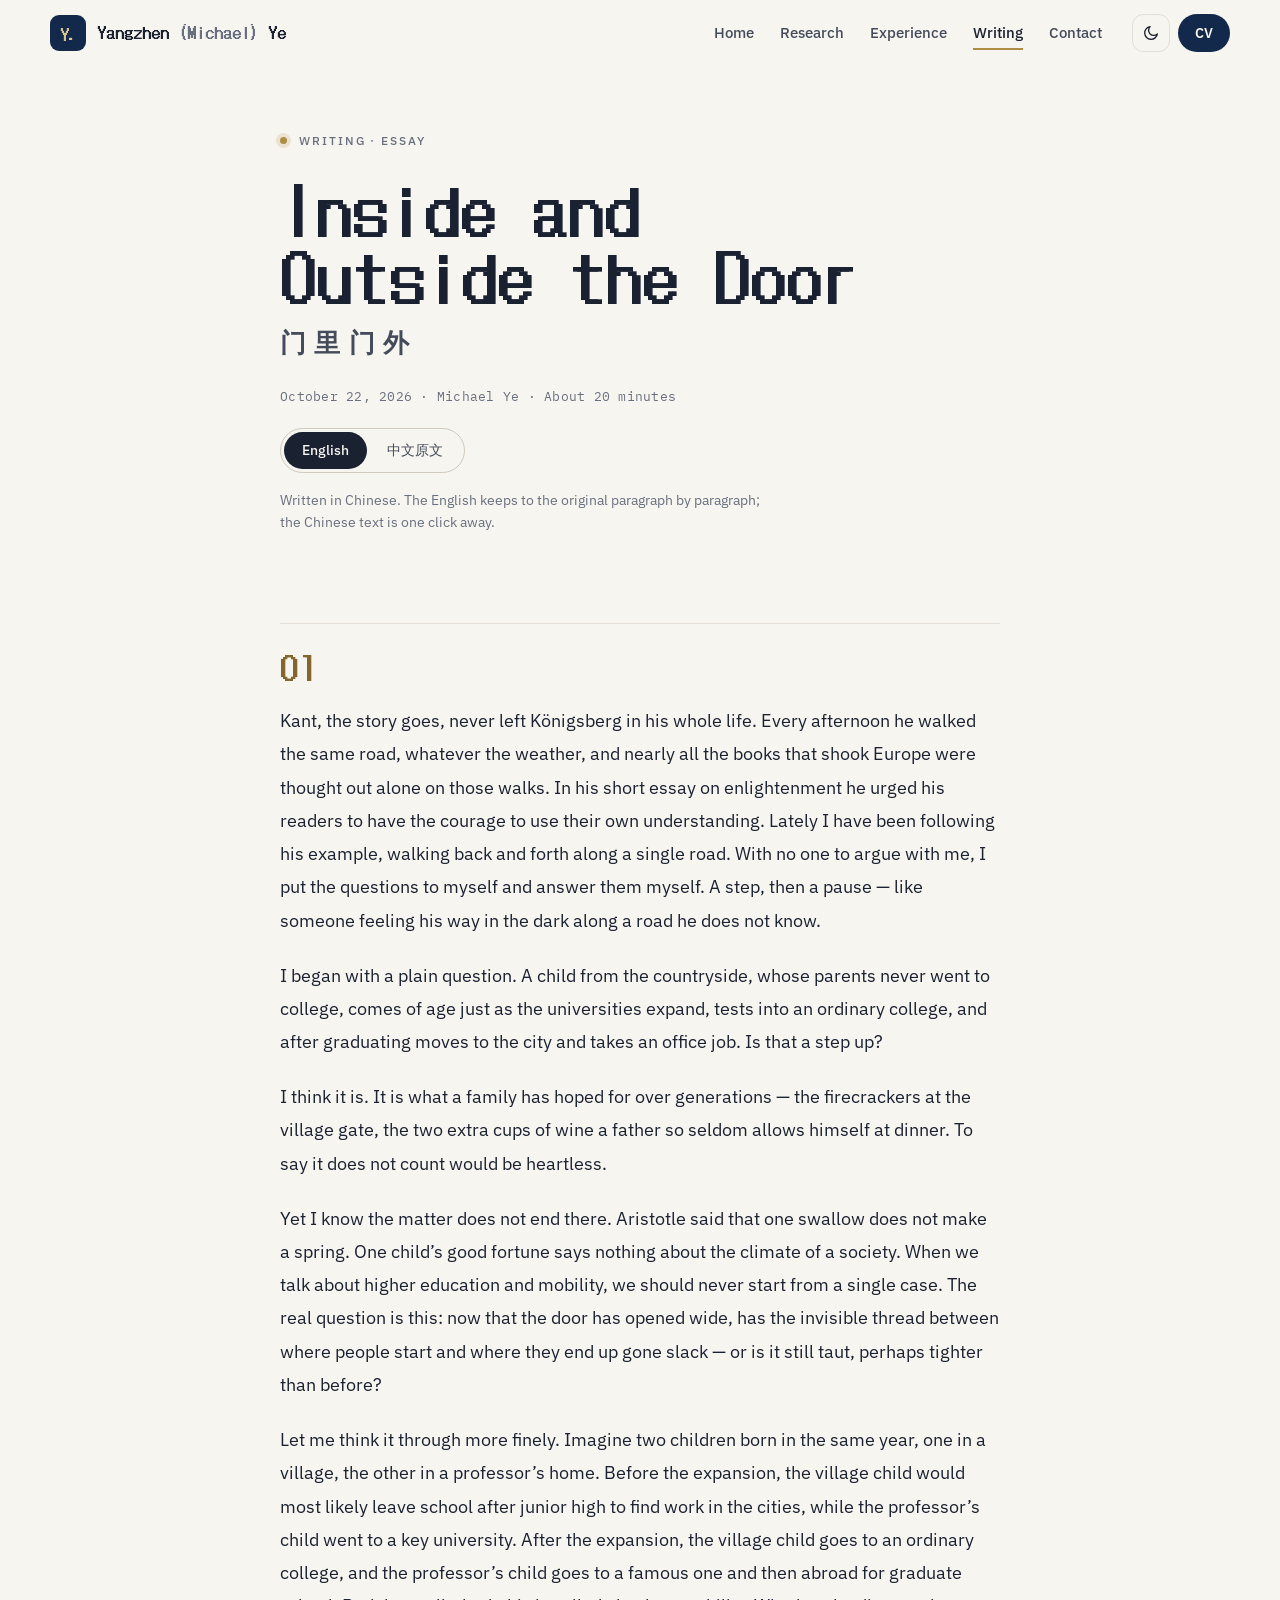
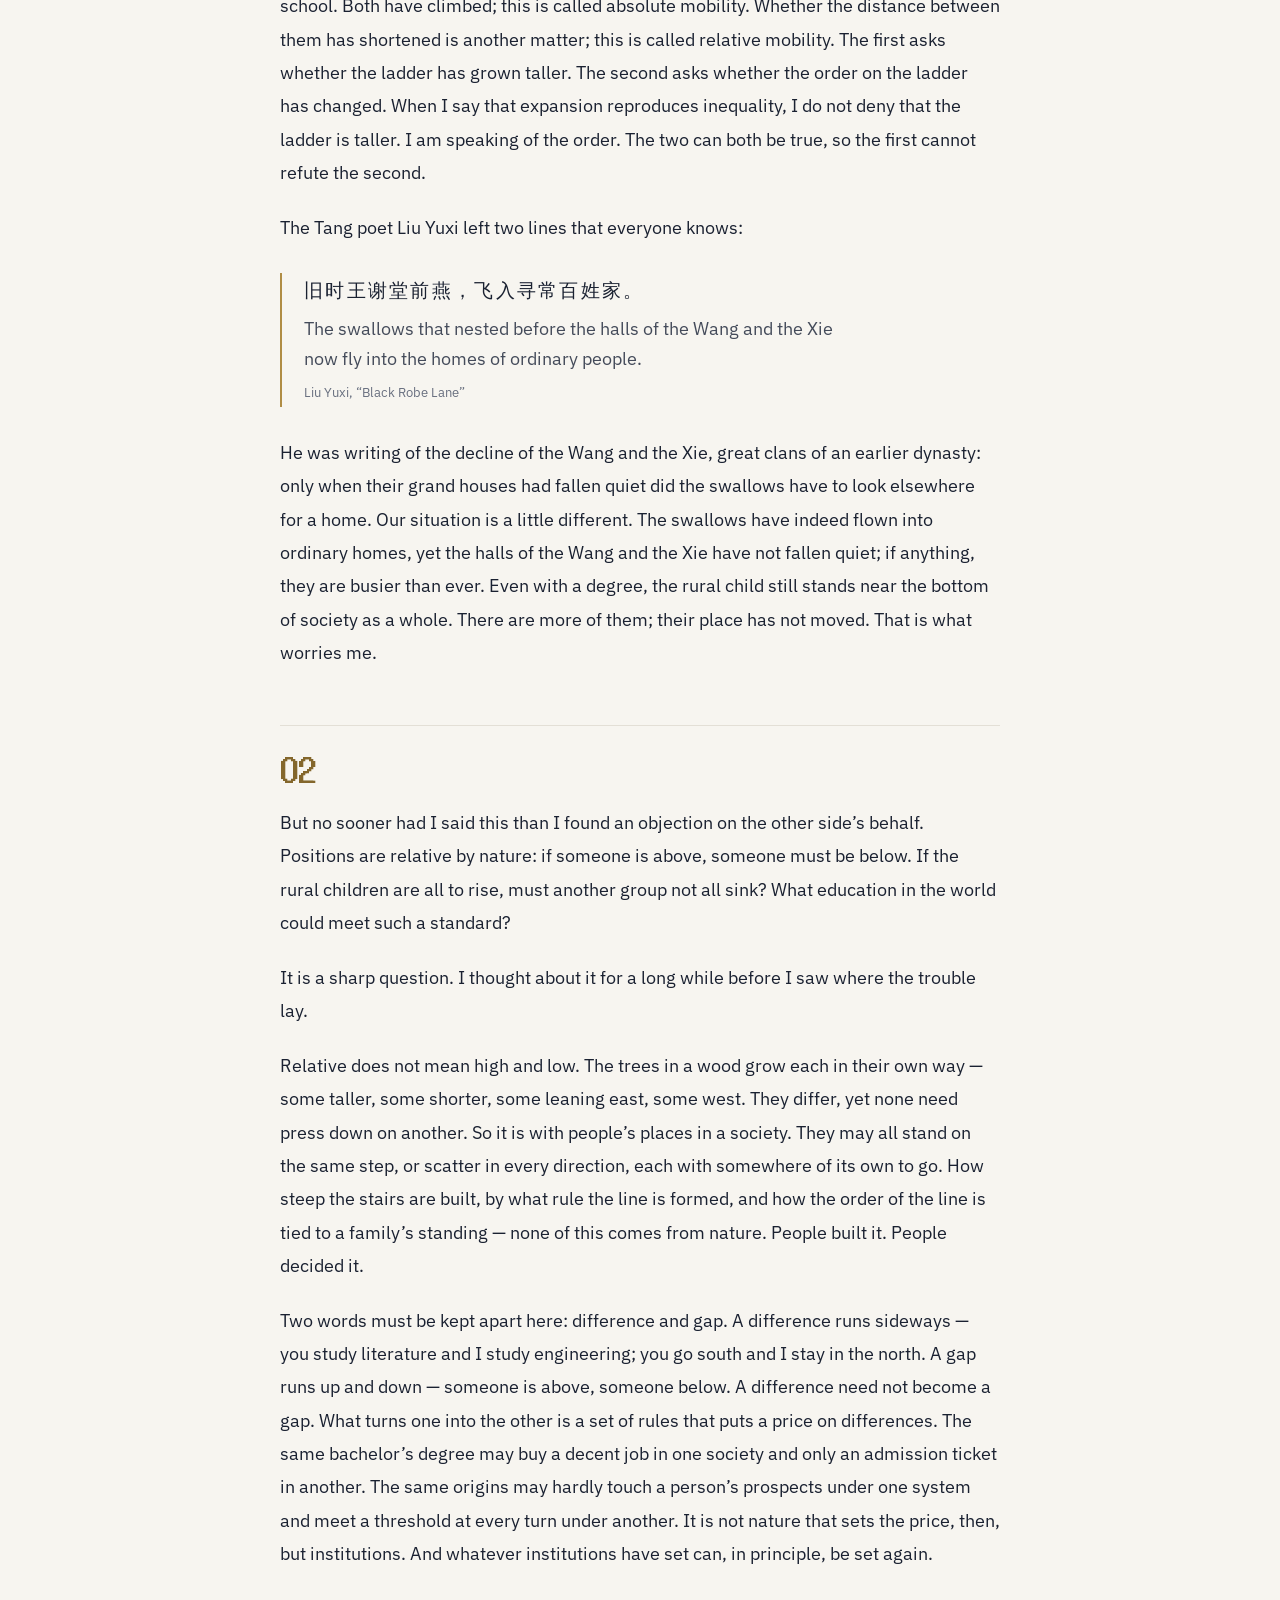
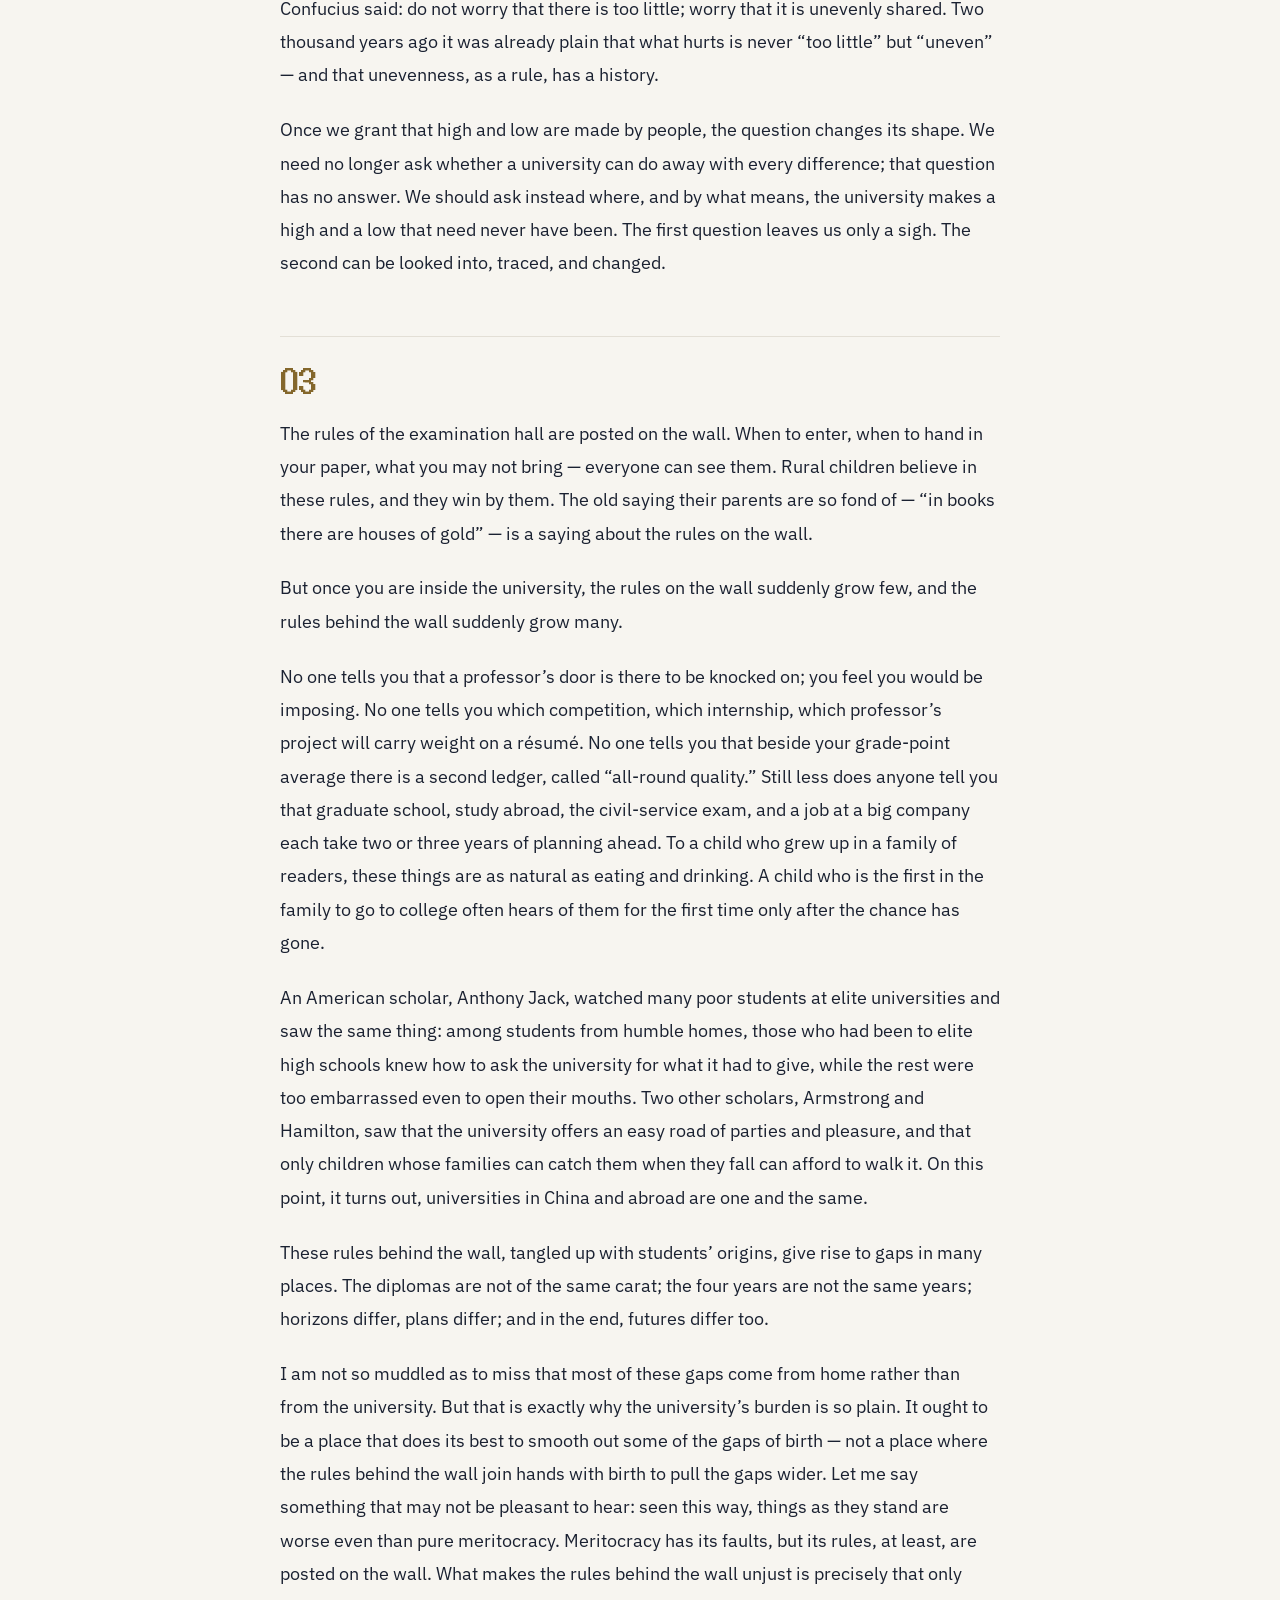
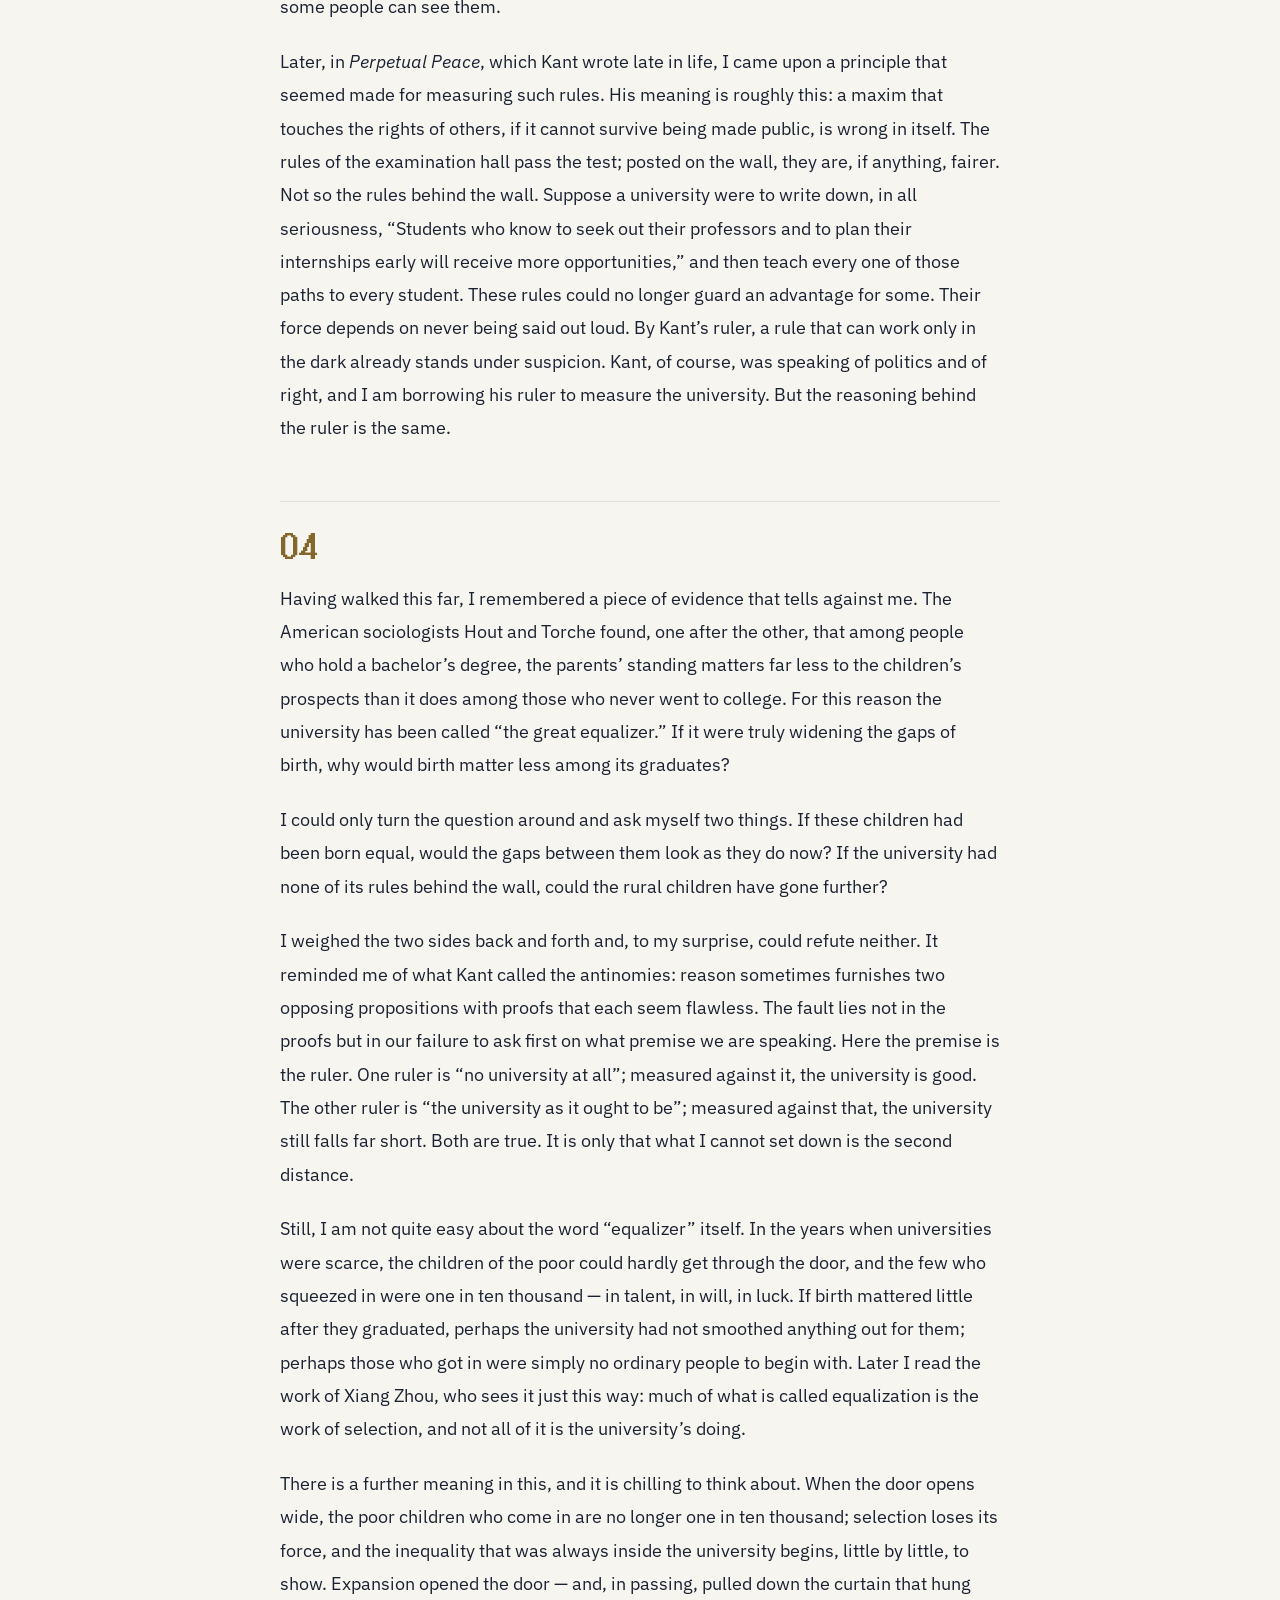
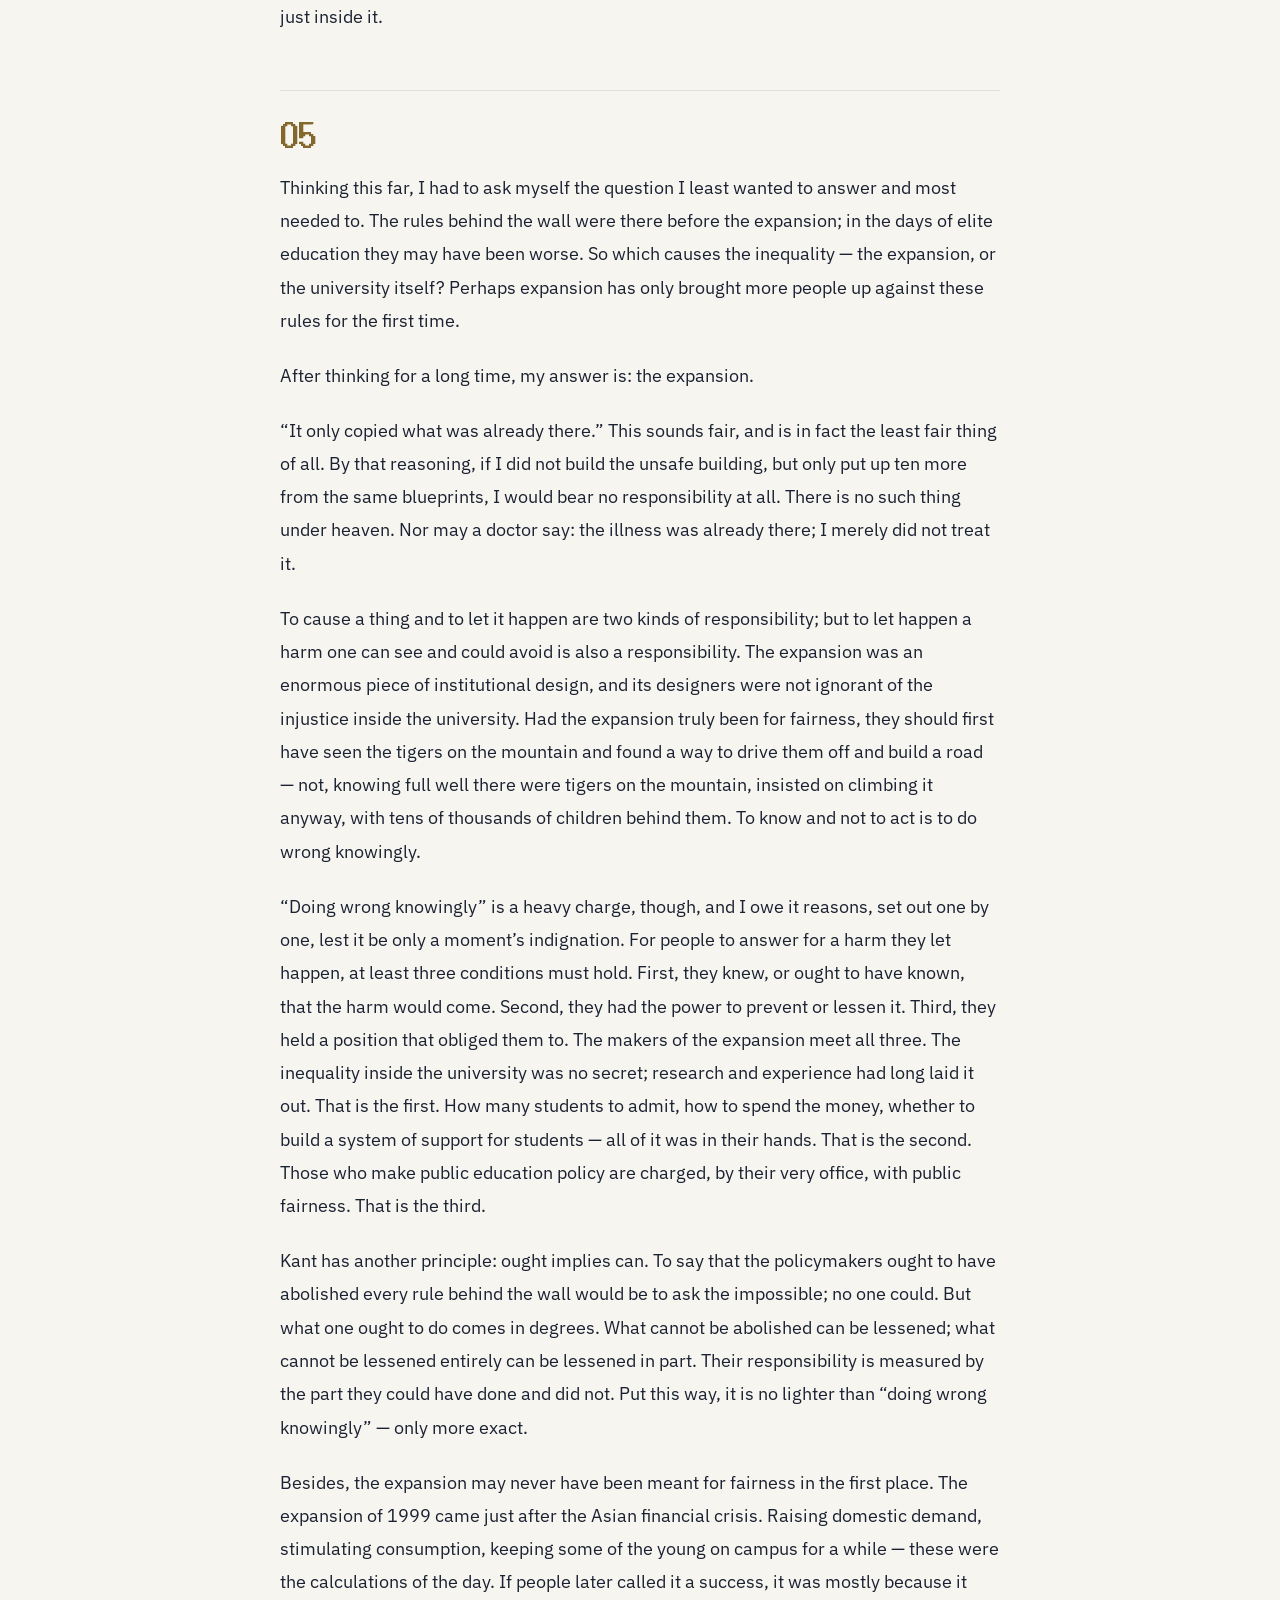
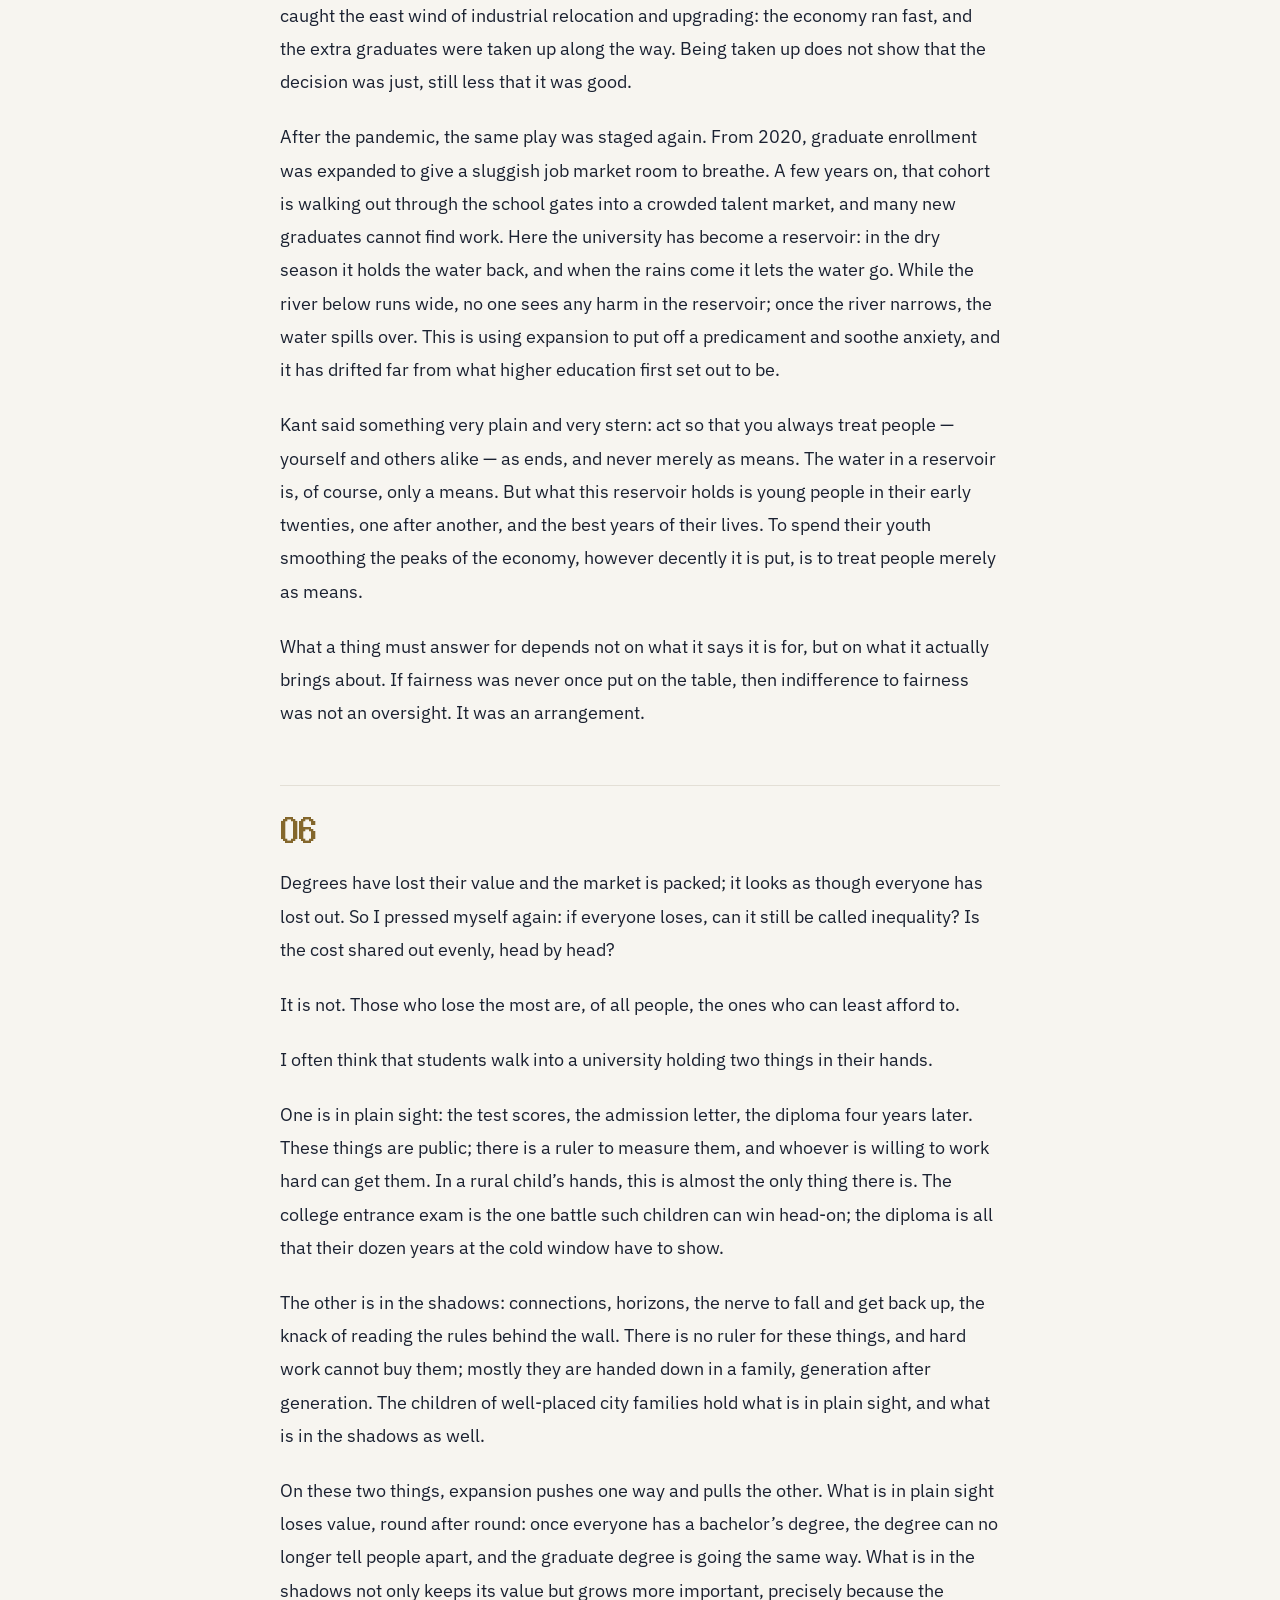
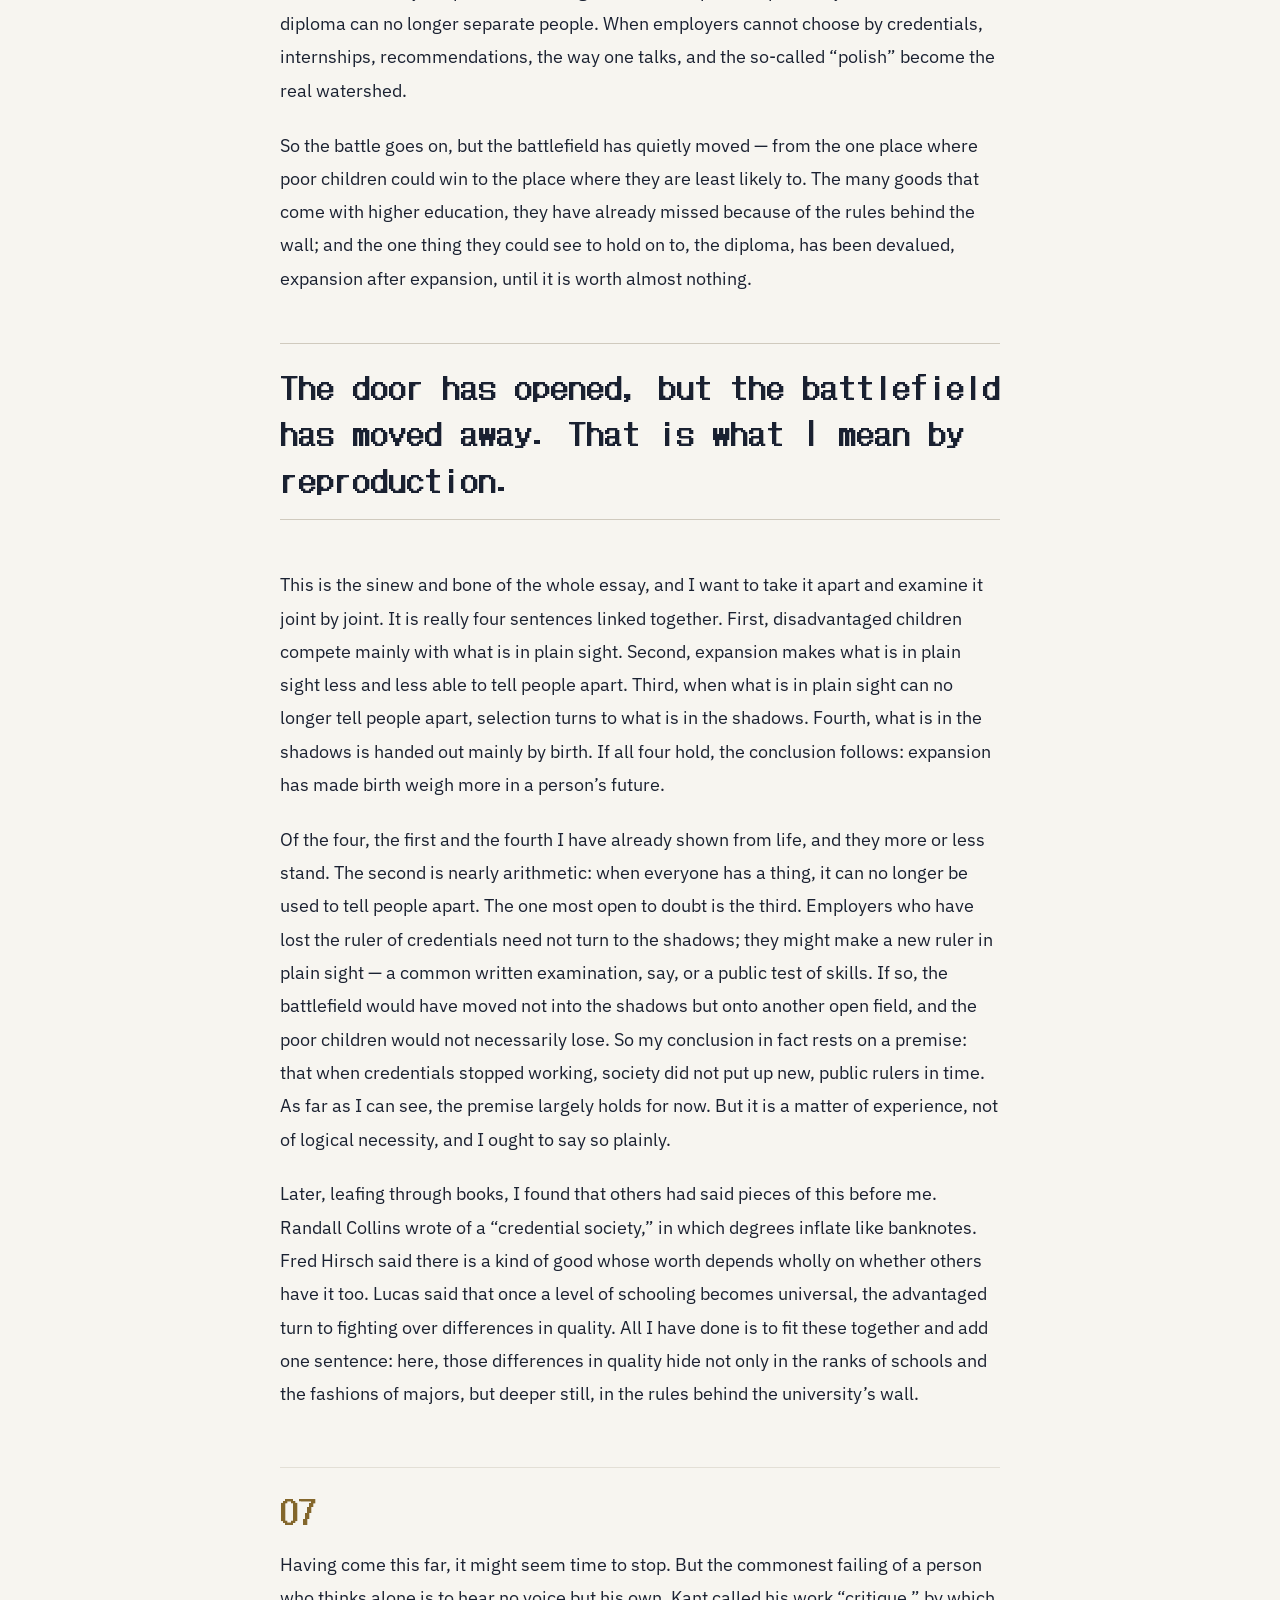
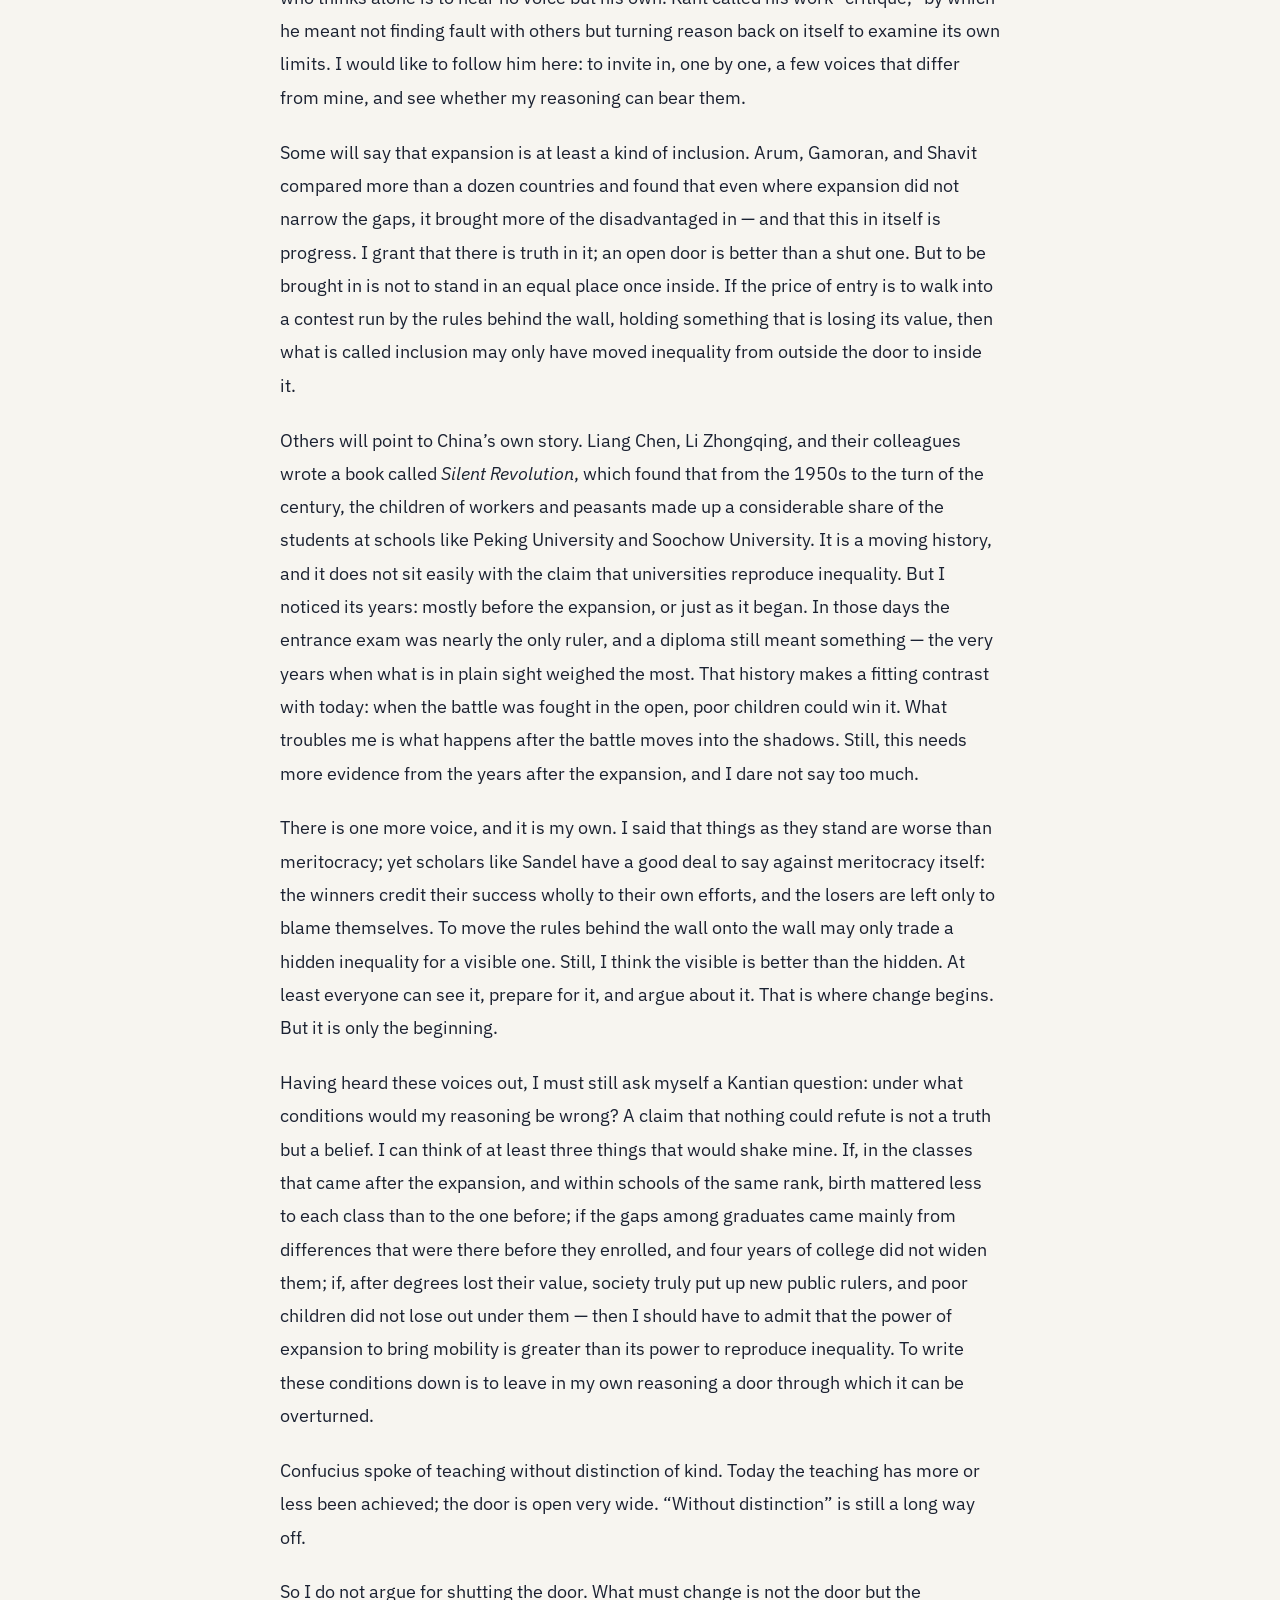
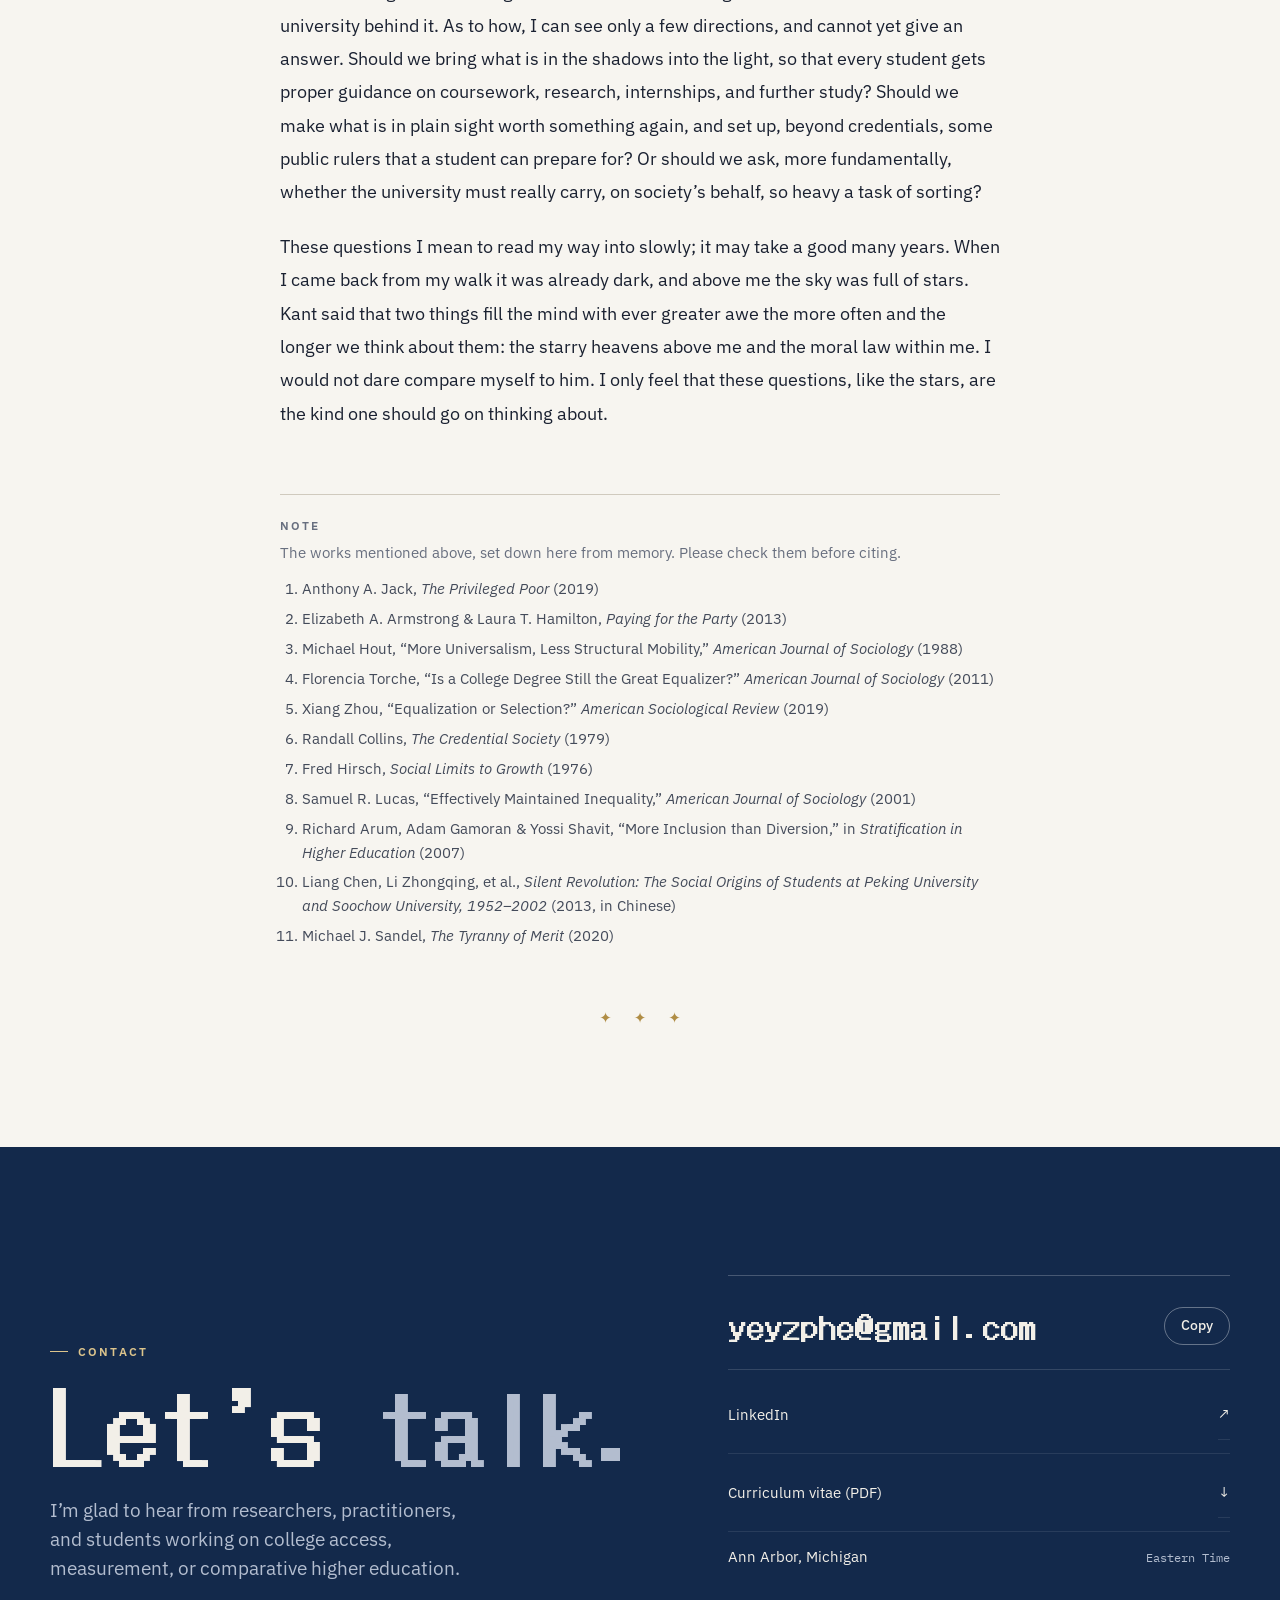
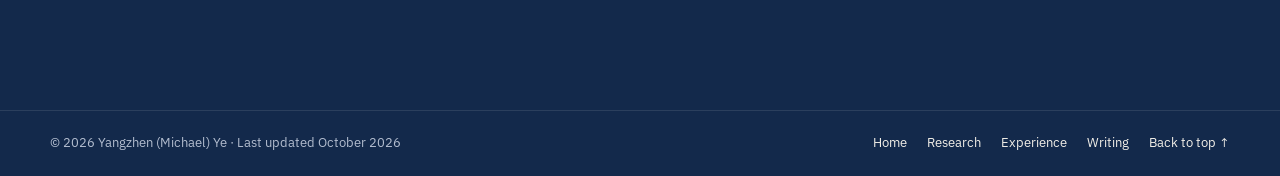
<file: writing.html>
<!doctype html>
<html lang="en" class="no-js">
<head>
<meta charset="utf-8">
<meta name="viewport" content="width=device-width, initial-scale=1">
<title>Inside and Outside the Door — Yangzhen (Michael) Ye</title>
<meta name="description" content="An essay on university expansion, the rules behind the wall, and what a university owes the students it lets in. Written in Chinese, with an English translation.">
<meta name="author" content="Yangzhen (Michael) Ye">
<meta name="color-scheme" content="light dark">
<meta name="theme-color" content="#F7F5F0" media="(prefers-color-scheme: light)">
<meta name="theme-color" content="#0F1623" media="(prefers-color-scheme: dark)">
<link rel="canonical" href="https://yzye-phe.github.io/writing.html">
<meta property="og:type" content="article">
<meta property="og:title" content="Inside and Outside the Door — 门里门外">
<meta property="og:description" content="An essay on university expansion, the rules behind the wall, and what a university owes the students it lets in.">
<meta property="og:url" content="https://yzye-phe.github.io/writing.html">
<link rel="icon" href="favicon.svg" type="image/svg+xml">
<link rel="preconnect" href="https://fonts.googleapis.com">
<link rel="preconnect" href="https://fonts.gstatic.com" crossorigin>
<link rel="stylesheet" href="https://fonts.googleapis.com/css2?family=DotGothic16&family=IBM+Plex+Mono:wght@400;500&family=IBM+Plex+Sans:ital,wght@0,400;0,500;0,600;1,400&display=swap">
<link rel="stylesheet" href="assets/css/style.css">
<script>
  (function () {
    try {
      var t = localStorage.getItem('theme');
      if (t === 'light' || t === 'dark') document.documentElement.setAttribute('data-theme', t);
    } catch (e) {}
  })();
</script>
<script src="assets/js/main.js" defer></script>
</head>
<body>
<a class="skip-link" href="#main">Skip to content</a>

<header class="site-header" id="site-header">
  <div class="wrap header-inner">
    <a class="brand" href="index.html" aria-label="Yangzhen (Michael) Ye — home">
      <span class="brand-mark" aria-hidden="true">Y<i>.</i></span>
      <span class="brand-text">Yangzhen <em>(Michael)</em> Ye</span>
    </a>
    <nav class="site-nav" id="site-nav" aria-label="Site">
      <a href="index.html">Home</a>
      <a href="research.html">Research</a>
      <a href="experience.html">Experience</a>
      <a href="writing.html" class="is-active" aria-current="page">Writing</a>
      <a href="#contact">Contact</a>
    </nav>
    <div class="header-actions">
      <button class="icon-btn" type="button" data-theme-toggle aria-label="Switch color theme">
        <svg class="i-moon" width="18" height="18" viewBox="0 0 24 24" fill="none" stroke="currentColor" stroke-width="1.8" stroke-linecap="round" stroke-linejoin="round" aria-hidden="true"><path d="M20.5 13.2A8.5 8.5 0 1 1 10.8 3.5a6.6 6.6 0 0 0 9.7 9.7z"/></svg>
        <svg class="i-sun" width="18" height="18" viewBox="0 0 24 24" fill="none" stroke="currentColor" stroke-width="1.8" stroke-linecap="round" aria-hidden="true"><circle cx="12" cy="12" r="4.2"/><path d="M12 2.5v2.2M12 19.3v2.2M4.6 4.6l1.6 1.6M17.8 17.8l1.6 1.6M2.5 12h2.2M19.3 12h2.2M4.6 19.4l1.6-1.6M17.8 6.2l1.6-1.6"/></svg>
      </button>
      <a class="btn btn-sm btn-primary" href="assets/docs/Yangzhen_Ye_CV.pdf" target="_blank" rel="noopener">CV</a>
      <button class="icon-btn menu-toggle" type="button" data-menu-toggle aria-label="Open menu" aria-expanded="false" aria-controls="site-nav">
        <svg class="i-menu" width="18" height="18" viewBox="0 0 24 24" fill="none" stroke="currentColor" stroke-width="1.8" stroke-linecap="round" aria-hidden="true"><path d="M4 7h16M4 12h16M4 17h16"/></svg>
        <svg class="i-close" width="18" height="18" viewBox="0 0 24 24" fill="none" stroke="currentColor" stroke-width="1.8" stroke-linecap="round" aria-hidden="true"><path d="M6 6l12 12M18 6 6 18"/></svg>
      </button>
    </div>
  </div>
  <div class="read-progress" aria-hidden="true"><span></span></div>
</header>

<main id="main">

  <!-- ============================== ESSAY HEAD ============================== -->
  <section class="hero hero--page" id="top" aria-labelledby="page-title">
    <div class="wrap essay-head">
      <p class="kicker"><span class="kicker-dot" aria-hidden="true"></span>Writing · Essay</p>
      <h1 class="page-title essay-title" id="page-title">Inside and Outside the Door</h1>
      <p class="essay-title-zh" lang="zh-Hans">门里门外</p>
      <p class="essay-meta" data-lang-show="en">October 22, 2026 · Michael Ye · About 20 minutes</p>
      <p class="essay-meta" data-lang-show="zh" lang="zh-Hans" hidden>2026 年 10 月 22 日 · Michael · 约 16 分钟</p>
      <div class="lang-toggle" role="group" aria-label="Choose a language">
        <button type="button" data-lang="en" aria-pressed="true">English</button>
        <button type="button" data-lang="zh" aria-pressed="false" lang="zh-Hans">中文原文</button>
      </div>
      <p class="essay-note" data-lang-show="en">Written in Chinese. The English keeps to the original paragraph by paragraph; the Chinese text is one click away.</p>
      <p class="essay-note" data-lang-show="zh" lang="zh-Hans" hidden>原文以中文写成，英文译本逐段对应。</p>
    </div>
  </section>

  <!-- ============================== ESSAY BODY ============================== -->
  <section class="essay-body" aria-label="Essay">
    <div class="essay-wrap">

      <!-- ---------- English ---------- -->
      <article class="essay" lang="en" data-lang-panel="en">
        <section class="essay-part" aria-labelledby="en-1">
          <h2 class="essay-num" id="en-1"><span class="sr-only">Part </span>01</h2>
          <p>Kant, the story goes, never left Königsberg in his whole life. Every afternoon he walked the same road, whatever the weather, and nearly all the books that shook Europe were thought out alone on those walks. In his short essay on enlightenment he urged his readers to have the courage to use their own understanding. Lately I have been following his example, walking back and forth along a single road. With no one to argue with me, I put the questions to myself and answer them myself. A step, then a pause — like someone feeling his way in the dark along a road he does not know.</p>
          <p>I began with a plain question. A child from the countryside, whose parents never went to college, comes of age just as the universities expand, tests into an ordinary college, and after graduating moves to the city and takes an office job. Is that a step up?</p>
          <p>I think it is. It is what a family has hoped for over generations — the firecrackers at the village gate, the two extra cups of wine a father so seldom allows himself at dinner. To say it does not count would be heartless.</p>
          <p>Yet I know the matter does not end there. Aristotle said that one swallow does not make a spring. One child’s good fortune says nothing about the climate of a society. When we talk about higher education and mobility, we should never start from a single case. The real question is this: now that the door has opened wide, has the invisible thread between where people start and where they end up gone slack — or is it still taut, perhaps tighter than before?</p>
          <p>Let me think it through more finely. Imagine two children born in the same year, one in a village, the other in a professor’s home. Before the expansion, the village child would most likely leave school after junior high to find work in the cities, while the professor’s child went to a key university. After the expansion, the village child goes to an ordinary college, and the professor’s child goes to a famous one and then abroad for graduate school. Both have climbed; this is called absolute mobility. Whether the distance between them has shortened is another matter; this is called relative mobility. The first asks whether the ladder has grown taller. The second asks whether the order on the ladder has changed. When I say that expansion reproduces inequality, I do not deny that the ladder is taller. I am speaking of the order. The two can both be true, so the first cannot refute the second.</p>
          <p>The Tang poet Liu Yuxi left two lines that everyone knows:</p>
          <blockquote class="essay-verse">
            <p lang="zh-Hans">旧时王谢堂前燕，飞入寻常百姓家。</p>
            <p>The swallows that nested before the halls of the Wang and the Xie<br>now fly into the homes of ordinary people.</p>
            <footer>Liu Yuxi, “Black Robe Lane”</footer>
          </blockquote>
          <p>He was writing of the decline of the Wang and the Xie, great clans of an earlier dynasty: only when their grand houses had fallen quiet did the swallows have to look elsewhere for a home. Our situation is a little different. The swallows have indeed flown into ordinary homes, yet the halls of the Wang and the Xie have not fallen quiet; if anything, they are busier than ever. Even with a degree, the rural child still stands near the bottom of society as a whole. There are more of them; their place has not moved. That is what worries me.</p>
        </section>

        <section class="essay-part" aria-labelledby="en-2">
          <h2 class="essay-num" id="en-2"><span class="sr-only">Part </span>02</h2>
          <p>But no sooner had I said this than I found an objection on the other side’s behalf. Positions are relative by nature: if someone is above, someone must be below. If the rural children are all to rise, must another group not all sink? What education in the world could meet such a standard?</p>
          <p>It is a sharp question. I thought about it for a long while before I saw where the trouble lay.</p>
          <p>Relative does not mean high and low. The trees in a wood grow each in their own way — some taller, some shorter, some leaning east, some west. They differ, yet none need press down on another. So it is with people’s places in a society. They may all stand on the same step, or scatter in every direction, each with somewhere of its own to go. How steep the stairs are built, by what rule the line is formed, and how the order of the line is tied to a family’s standing — none of this comes from nature. People built it. People decided it.</p>
          <p>Two words must be kept apart here: difference and gap. A difference runs sideways — you study literature and I study engineering; you go south and I stay in the north. A gap runs up and down — someone is above, someone below. A difference need not become a gap. What turns one into the other is a set of rules that puts a price on differences. The same bachelor’s degree may buy a decent job in one society and only an admission ticket in another. The same origins may hardly touch a person’s prospects under one system and meet a threshold at every turn under another. It is not nature that sets the price, then, but institutions. And whatever institutions have set can, in principle, be set again.</p>
          <p>Confucius said: do not worry that there is too little; worry that it is unevenly shared. Two thousand years ago it was already plain that what hurts is never “too little” but “uneven” — and that unevenness, as a rule, has a history.</p>
          <p>Once we grant that high and low are made by people, the question changes its shape. We need no longer ask whether a university can do away with every difference; that question has no answer. We should ask instead where, and by what means, the university makes a high and a low that need never have been. The first question leaves us only a sigh. The second can be looked into, traced, and changed.</p>
        </section>

        <section class="essay-part" aria-labelledby="en-3">
          <h2 class="essay-num" id="en-3"><span class="sr-only">Part </span>03</h2>
          <p>The rules of the examination hall are posted on the wall. When to enter, when to hand in your paper, what you may not bring — everyone can see them. Rural children believe in these rules, and they win by them. The old saying their parents are so fond of — “in books there are houses of gold” — is a saying about the rules on the wall.</p>
          <p>But once you are inside the university, the rules on the wall suddenly grow few, and the rules behind the wall suddenly grow many.</p>
          <p>No one tells you that a professor’s door is there to be knocked on; you feel you would be imposing. No one tells you which competition, which internship, which professor’s project will carry weight on a résumé. No one tells you that beside your grade-point average there is a second ledger, called “all-round quality.” Still less does anyone tell you that graduate school, study abroad, the civil-service exam, and a job at a big company each take two or three years of planning ahead. To a child who grew up in a family of readers, these things are as natural as eating and drinking. A child who is the first in the family to go to college often hears of them for the first time only after the chance has gone.</p>
          <p>An American scholar, Anthony Jack, watched many poor students at elite universities and saw the same thing: among students from humble homes, those who had been to elite high schools knew how to ask the university for what it had to give, while the rest were too embarrassed even to open their mouths. Two other scholars, Armstrong and Hamilton, saw that the university offers an easy road of parties and pleasure, and that only children whose families can catch them when they fall can afford to walk it. On this point, it turns out, universities in China and abroad are one and the same.</p>
          <p>These rules behind the wall, tangled up with students’ origins, give rise to gaps in many places. The diplomas are not of the same carat; the four years are not the same years; horizons differ, plans differ; and in the end, futures differ too.</p>
          <p>I am not so muddled as to miss that most of these gaps come from home rather than from the university. But that is exactly why the university’s burden is so plain. It ought to be a place that does its best to smooth out some of the gaps of birth — not a place where the rules behind the wall join hands with birth to pull the gaps wider. Let me say something that may not be pleasant to hear: seen this way, things as they stand are worse even than pure meritocracy. Meritocracy has its faults, but its rules, at least, are posted on the wall. What makes the rules behind the wall unjust is precisely that only some people can see them.</p>
          <p>Later, in <cite>Perpetual Peace</cite>, which Kant wrote late in life, I came upon a principle that seemed made for measuring such rules. His meaning is roughly this: a maxim that touches the rights of others, if it cannot survive being made public, is wrong in itself. The rules of the examination hall pass the test; posted on the wall, they are, if anything, fairer. Not so the rules behind the wall. Suppose a university were to write down, in all seriousness, “Students who know to seek out their professors and to plan their internships early will receive more opportunities,” and then teach every one of those paths to every student. These rules could no longer guard an advantage for some. Their force depends on never being said out loud. By Kant’s ruler, a rule that can work only in the dark already stands under suspicion. Kant, of course, was speaking of politics and of right, and I am borrowing his ruler to measure the university. But the reasoning behind the ruler is the same.</p>
        </section>

        <section class="essay-part" aria-labelledby="en-4">
          <h2 class="essay-num" id="en-4"><span class="sr-only">Part </span>04</h2>
          <p>Having walked this far, I remembered a piece of evidence that tells against me. The American sociologists Hout and Torche found, one after the other, that among people who hold a bachelor’s degree, the parents’ standing matters far less to the children’s prospects than it does among those who never went to college. For this reason the university has been called “the great equalizer.” If it were truly widening the gaps of birth, why would birth matter less among its graduates?</p>
          <p>I could only turn the question around and ask myself two things. If these children had been born equal, would the gaps between them look as they do now? If the university had none of its rules behind the wall, could the rural children have gone further?</p>
          <p>I weighed the two sides back and forth and, to my surprise, could refute neither. It reminded me of what Kant called the antinomies: reason sometimes furnishes two opposing propositions with proofs that each seem flawless. The fault lies not in the proofs but in our failure to ask first on what premise we are speaking. Here the premise is the ruler. One ruler is “no university at all”; measured against it, the university is good. The other ruler is “the university as it ought to be”; measured against that, the university still falls far short. Both are true. It is only that what I cannot set down is the second distance.</p>
          <p>Still, I am not quite easy about the word “equalizer” itself. In the years when universities were scarce, the children of the poor could hardly get through the door, and the few who squeezed in were one in ten thousand — in talent, in will, in luck. If birth mattered little after they graduated, perhaps the university had not smoothed anything out for them; perhaps those who got in were simply no ordinary people to begin with. Later I read the work of Xiang Zhou, who sees it just this way: much of what is called equalization is the work of selection, and not all of it is the university’s doing.</p>
          <p>There is a further meaning in this, and it is chilling to think about. When the door opens wide, the poor children who come in are no longer one in ten thousand; selection loses its force, and the inequality that was always inside the university begins, little by little, to show. Expansion opened the door — and, in passing, pulled down the curtain that hung just inside it.</p>
        </section>

        <section class="essay-part" aria-labelledby="en-5">
          <h2 class="essay-num" id="en-5"><span class="sr-only">Part </span>05</h2>
          <p>Thinking this far, I had to ask myself the question I least wanted to answer and most needed to. The rules behind the wall were there before the expansion; in the days of elite education they may have been worse. So which causes the inequality — the expansion, or the university itself? Perhaps expansion has only brought more people up against these rules for the first time.</p>
          <p>After thinking for a long time, my answer is: the expansion.</p>
          <p>“It only copied what was already there.” This sounds fair, and is in fact the least fair thing of all. By that reasoning, if I did not build the unsafe building, but only put up ten more from the same blueprints, I would bear no responsibility at all. There is no such thing under heaven. Nor may a doctor say: the illness was already there; I merely did not treat it.</p>
          <p>To cause a thing and to let it happen are two kinds of responsibility; but to let happen a harm one can see and could avoid is also a responsibility. The expansion was an enormous piece of institutional design, and its designers were not ignorant of the injustice inside the university. Had the expansion truly been for fairness, they should first have seen the tigers on the mountain and found a way to drive them off and build a road — not, knowing full well there were tigers on the mountain, insisted on climbing it anyway, with tens of thousands of children behind them. To know and not to act is to do wrong knowingly.</p>
          <p>“Doing wrong knowingly” is a heavy charge, though, and I owe it reasons, set out one by one, lest it be only a moment’s indignation. For people to answer for a harm they let happen, at least three conditions must hold. First, they knew, or ought to have known, that the harm would come. Second, they had the power to prevent or lessen it. Third, they held a position that obliged them to. The makers of the expansion meet all three. The inequality inside the university was no secret; research and experience had long laid it out. That is the first. How many students to admit, how to spend the money, whether to build a system of support for students — all of it was in their hands. That is the second. Those who make public education policy are charged, by their very office, with public fairness. That is the third.</p>
          <p>Kant has another principle: ought implies can. To say that the policymakers ought to have abolished every rule behind the wall would be to ask the impossible; no one could. But what one ought to do comes in degrees. What cannot be abolished can be lessened; what cannot be lessened entirely can be lessened in part. Their responsibility is measured by the part they could have done and did not. Put this way, it is no lighter than “doing wrong knowingly” — only more exact.</p>
          <p>Besides, the expansion may never have been meant for fairness in the first place. The expansion of 1999 came just after the Asian financial crisis. Raising domestic demand, stimulating consumption, keeping some of the young on campus for a while — these were the calculations of the day. If people later called it a success, it was mostly because it caught the east wind of industrial relocation and upgrading: the economy ran fast, and the extra graduates were taken up along the way. Being taken up does not show that the decision was just, still less that it was good.</p>
          <p>After the pandemic, the same play was staged again. From 2020, graduate enrollment was expanded to give a sluggish job market room to breathe. A few years on, that cohort is walking out through the school gates into a crowded talent market, and many new graduates cannot find work. Here the university has become a reservoir: in the dry season it holds the water back, and when the rains come it lets the water go. While the river below runs wide, no one sees any harm in the reservoir; once the river narrows, the water spills over. This is using expansion to put off a predicament and soothe anxiety, and it has drifted far from what higher education first set out to be.</p>
          <p>Kant said something very plain and very stern: act so that you always treat people — yourself and others alike — as ends, and never merely as means. The water in a reservoir is, of course, only a means. But what this reservoir holds is young people in their early twenties, one after another, and the best years of their lives. To spend their youth smoothing the peaks of the economy, however decently it is put, is to treat people merely as means.</p>
          <p>What a thing must answer for depends not on what it says it is for, but on what it actually brings about. If fairness was never once put on the table, then indifference to fairness was not an oversight. It was an arrangement.</p>
        </section>

        <section class="essay-part" aria-labelledby="en-6">
          <h2 class="essay-num" id="en-6"><span class="sr-only">Part </span>06</h2>
          <p>Degrees have lost their value and the market is packed; it looks as though everyone has lost out. So I pressed myself again: if everyone loses, can it still be called inequality? Is the cost shared out evenly, head by head?</p>
          <p>It is not. Those who lose the most are, of all people, the ones who can least afford to.</p>
          <p>I often think that students walk into a university holding two things in their hands.</p>
          <p>One is in plain sight: the test scores, the admission letter, the diploma four years later. These things are public; there is a ruler to measure them, and whoever is willing to work hard can get them. In a rural child’s hands, this is almost the only thing there is. The college entrance exam is the one battle such children can win head-on; the diploma is all that their dozen years at the cold window have to show.</p>
          <p>The other is in the shadows: connections, horizons, the nerve to fall and get back up, the knack of reading the rules behind the wall. There is no ruler for these things, and hard work cannot buy them; mostly they are handed down in a family, generation after generation. The children of well-placed city families hold what is in plain sight, and what is in the shadows as well.</p>
          <p>On these two things, expansion pushes one way and pulls the other. What is in plain sight loses value, round after round: once everyone has a bachelor’s degree, the degree can no longer tell people apart, and the graduate degree is going the same way. What is in the shadows not only keeps its value but grows more important, precisely because the diploma can no longer separate people. When employers cannot choose by credentials, internships, recommendations, the way one talks, and the so-called “polish” become the real watershed.</p>
          <p>So the battle goes on, but the battlefield has quietly moved — from the one place where poor children could win to the place where they are least likely to. The many goods that come with higher education, they have already missed because of the rules behind the wall; and the one thing they could see to hold on to, the diploma, has been devalued, expansion after expansion, until it is worth almost nothing.</p>
          <p class="essay-key">The door has opened, but the battlefield has moved away. That is what I mean by reproduction.</p>
          <p>This is the sinew and bone of the whole essay, and I want to take it apart and examine it joint by joint. It is really four sentences linked together. First, disadvantaged children compete mainly with what is in plain sight. Second, expansion makes what is in plain sight less and less able to tell people apart. Third, when what is in plain sight can no longer tell people apart, selection turns to what is in the shadows. Fourth, what is in the shadows is handed out mainly by birth. If all four hold, the conclusion follows: expansion has made birth weigh more in a person’s future.</p>
          <p>Of the four, the first and the fourth I have already shown from life, and they more or less stand. The second is nearly arithmetic: when everyone has a thing, it can no longer be used to tell people apart. The one most open to doubt is the third. Employers who have lost the ruler of credentials need not turn to the shadows; they might make a new ruler in plain sight — a common written examination, say, or a public test of skills. If so, the battlefield would have moved not into the shadows but onto another open field, and the poor children would not necessarily lose. So my conclusion in fact rests on a premise: that when credentials stopped working, society did not put up new, public rulers in time. As far as I can see, the premise largely holds for now. But it is a matter of experience, not of logical necessity, and I ought to say so plainly.</p>
          <p>Later, leafing through books, I found that others had said pieces of this before me. Randall Collins wrote of a “credential society,” in which degrees inflate like banknotes. Fred Hirsch said there is a kind of good whose worth depends wholly on whether others have it too. Lucas said that once a level of schooling becomes universal, the advantaged turn to fighting over differences in quality. All I have done is to fit these together and add one sentence: here, those differences in quality hide not only in the ranks of schools and the fashions of majors, but deeper still, in the rules behind the university’s wall.</p>
        </section>

        <section class="essay-part" aria-labelledby="en-7">
          <h2 class="essay-num" id="en-7"><span class="sr-only">Part </span>07</h2>
          <p>Having come this far, it might seem time to stop. But the commonest failing of a person who thinks alone is to hear no voice but his own. Kant called his work “critique,” by which he meant not finding fault with others but turning reason back on itself to examine its own limits. I would like to follow him here: to invite in, one by one, a few voices that differ from mine, and see whether my reasoning can bear them.</p>
          <p>Some will say that expansion is at least a kind of inclusion. Arum, Gamoran, and Shavit compared more than a dozen countries and found that even where expansion did not narrow the gaps, it brought more of the disadvantaged in — and that this in itself is progress. I grant that there is truth in it; an open door is better than a shut one. But to be brought in is not to stand in an equal place once inside. If the price of entry is to walk into a contest run by the rules behind the wall, holding something that is losing its value, then what is called inclusion may only have moved inequality from outside the door to inside it.</p>
          <p>Others will point to China’s own story. Liang Chen, Li Zhongqing, and their colleagues wrote a book called <cite>Silent Revolution</cite>, which found that from the 1950s to the turn of the century, the children of workers and peasants made up a considerable share of the students at schools like Peking University and Soochow University. It is a moving history, and it does not sit easily with the claim that universities reproduce inequality. But I noticed its years: mostly before the expansion, or just as it began. In those days the entrance exam was nearly the only ruler, and a diploma still meant something — the very years when what is in plain sight weighed the most. That history makes a fitting contrast with today: when the battle was fought in the open, poor children could win it. What troubles me is what happens after the battle moves into the shadows. Still, this needs more evidence from the years after the expansion, and I dare not say too much.</p>
          <p>There is one more voice, and it is my own. I said that things as they stand are worse than meritocracy; yet scholars like Sandel have a good deal to say against meritocracy itself: the winners credit their success wholly to their own efforts, and the losers are left only to blame themselves. To move the rules behind the wall onto the wall may only trade a hidden inequality for a visible one. Still, I think the visible is better than the hidden. At least everyone can see it, prepare for it, and argue about it. That is where change begins. But it is only the beginning.</p>
          <p>Having heard these voices out, I must still ask myself a Kantian question: under what conditions would my reasoning be wrong? A claim that nothing could refute is not a truth but a belief. I can think of at least three things that would shake mine. If, in the classes that came after the expansion, and within schools of the same rank, birth mattered less to each class than to the one before; if the gaps among graduates came mainly from differences that were there before they enrolled, and four years of college did not widen them; if, after degrees lost their value, society truly put up new public rulers, and poor children did not lose out under them — then I should have to admit that the power of expansion to bring mobility is greater than its power to reproduce inequality. To write these conditions down is to leave in my own reasoning a door through which it can be overturned.</p>
          <p>Confucius spoke of teaching without distinction of kind. Today the teaching has more or less been achieved; the door is open very wide. “Without distinction” is still a long way off.</p>
          <p>So I do not argue for shutting the door. What must change is not the door but the university behind it. As to how, I can see only a few directions, and cannot yet give an answer. Should we bring what is in the shadows into the light, so that every student gets proper guidance on coursework, research, internships, and further study? Should we make what is in plain sight worth something again, and set up, beyond credentials, some public rulers that a student can prepare for? Or should we ask, more fundamentally, whether the university must really carry, on society’s behalf, so heavy a task of sorting?</p>
          <p>These questions I mean to read my way into slowly; it may take a good many years. When I came back from my walk it was already dark, and above me the sky was full of stars. Kant said that two things fill the mind with ever greater awe the more often and the longer we think about them: the starry heavens above me and the moral law within me. I would not dare compare myself to him. I only feel that these questions, like the stars, are the kind one should go on thinking about.</p>
        </section>

        <aside class="essay-notes" aria-labelledby="en-notes">
          <h2 id="en-notes">Note</h2>
          <p>The works mentioned above, set down here from memory. Please check them before citing.</p>
          <ol>
            <li>Anthony A. Jack, <cite>The Privileged Poor</cite> (2019)</li>
            <li>Elizabeth A. Armstrong &amp; Laura T. Hamilton, <cite>Paying for the Party</cite> (2013)</li>
            <li>Michael Hout, “More Universalism, Less Structural Mobility,” <cite>American Journal of Sociology</cite> (1988)</li>
            <li>Florencia Torche, “Is a College Degree Still the Great Equalizer?” <cite>American Journal of Sociology</cite> (2011)</li>
            <li>Xiang Zhou, “Equalization or Selection?” <cite>American Sociological Review</cite> (2019)</li>
            <li>Randall Collins, <cite>The Credential Society</cite> (1979)</li>
            <li>Fred Hirsch, <cite>Social Limits to Growth</cite> (1976)</li>
            <li>Samuel R. Lucas, “Effectively Maintained Inequality,” <cite>American Journal of Sociology</cite> (2001)</li>
            <li>Richard Arum, Adam Gamoran &amp; Yossi Shavit, “More Inclusion than Diversion,” in <cite>Stratification in Higher Education</cite> (2007)</li>
            <li>Liang Chen, Li Zhongqing, et al., <cite>Silent Revolution: The Social Origins of Students at Peking University and Soochow University, 1952–2002</cite> (2013, in Chinese)</li>
            <li>Michael J. Sandel, <cite>The Tyranny of Merit</cite> (2020)</li>
          </ol>
        </aside>
        <p class="essay-end" aria-hidden="true"><span>✦</span><span>✦</span><span>✦</span></p>
      </article>

      <!-- ---------- 中文原文 ---------- -->
      <article class="essay essay-zh" lang="zh-Hans" data-lang-panel="zh" hidden>
        <section class="essay-part" aria-labelledby="zh-1">
          <h2 class="essay-num" id="zh-1">一</h2>
          <p>相传康德一辈子没有离开过柯尼斯堡，每天下午在同一条路上散步，风雨无阻。他那些震动了欧洲的书，几乎都是一个人在这样的散步里想出来的。他在谈启蒙的那篇短文里劝人：要有勇气运用你自己的理智。我近来学他，也在一条路上来回地走，没有人同我辩，便自己问自己，自己答自己。走一步，停一下，像一个人在不熟悉的路上摸黑。</p>
          <p>我先问自己一个很朴素的问题：一个农村孩子，父母都没念过大学，赶上了扩招，考进一所普通的本科，毕业后进了城，做了白领。这算不算是往上走了一步？</p>
          <p>我想是算的。这是一家人几代的指望，是村口的鞭炮，是父亲在饭桌上难得多喝的那两杯酒。谁要说这不算，那是不近人情。</p>
          <p>可是我心里明白，事情并不止于此。亚里士多德说过，一只燕子不是春天。一个孩子的幸运，不能说明一个社会的气候。我们谈高等教育与流动，从来不该从一个个例出发。真正该问的是：门开得大了，出身与归宿之间那根看不见的线，是松了，还是依旧绷着，甚至绷得更紧了？</p>
          <p>把这层意思想得再细一些。设想同一年出生的两个孩子，一个生在村里，一个生在大学教授家。扩招以前，村里的孩子多半读完初中便去打工，教授的孩子上了重点大学；扩招以后，村里的孩子上了普通本科，教授的孩子上了名校，又出国读了研究生。两个人都往上走了，这叫绝对的流动；可两人之间的距离有没有缩短，却是另一回事，这叫相对的流动。前者问的是梯子有没有变高，后者问的是梯子上的次序有没有变。我说扩张在再生产不平等，并不否认梯子变高了，我说的是次序。两件事可以同时成立，所以单拿前者来驳后者，是驳不倒的。</p>
          <p>刘禹锡写“旧时王谢堂前燕，飞入寻常百姓家”，写的是王谢的衰落：高门冷落了，燕子才不得不另觅人家。今日的情形却有些不同。燕子确是飞进了寻常百姓家，王谢的堂前却并没有冷落，反倒更热闹了。上了大学，农村的孩子在整个社会里的位置，仍旧是在底下。人数多了，位置没有动。我所担心的，就是这个。</p>
        </section>

        <section class="essay-part" aria-labelledby="zh-2">
          <h2 class="essay-num" id="zh-2">二</h2>
          <p>可是话一出口，我自己便替对面找出了一个反驳：位置本来就是相对的，有人在上，总得有人在下。你要农村的孩子整个儿翻上去，岂不是要另一群人整个儿沉下来？这样的标准，世上哪一种教育能做得到？</p>
          <p>这一问很厉害。我想了好一会儿，才明白其中的毛病出在哪里。</p>
          <p>相对，并不就是高下。一片树林里的树，各长各的，有的高些，有的矮些，有的向东，有的朝西，彼此不同，却不必谁压着谁。人在社会里的位置也是如此：可以都站在同一级台阶上，也可以四散开来，各有各的去处。台阶修得多陡，按什么规矩排队，排队的次序又和谁家的门第拴在一起，这些都不是天生的，是人修出来、人定下来的。</p>
          <p>这里还要分清两个词：差异与差距。差异是横着的，你学文我学工，你去南方我留北方；差距是竖着的，有人在上，有人在下。差异未必要变成差距，把差异变成差距的，是一套给差异定价的规则。同一张本科文凭，在一个社会里可以换来体面的工作，在另一个社会里只换来一张入场券；同一种出身，在一种制度下几乎不影响前程，在另一种制度下处处是门槛。可见定价的不是自然，是制度。而凡是制度定下的，原则上都可以重新定。</p>
          <p>孔夫子说，不患寡而患不均。两千多年前的人已经看清楚，叫人难受的从来不是“少”，而是“不均”；而“不均”，多半有它的来历。</p>
          <p>一旦承认高下是人造的，问题的样子就变了。我们不必再问大学能不能消灭一切差别——那是问不出答案来的；我们该问的是，大学在哪里、用什么法子，造出了那些本可以不必有的高下。前一个问题只能叹气，后一个问题却可以查，可以追，也可以改。</p>
        </section>

        <section class="essay-part" aria-labelledby="zh-3">
          <h2 class="essay-num" id="zh-3">三</h2>
          <p>考场的规则是贴在墙上的。几点进场，几点交卷，不许带什么，人人看得见。农村的孩子信这一套，也赢得了这一套。他们的父母常说的那句老话，书中自有黄金屋，说的就是墙上的规则。</p>
          <p>可是进了大学，墙上的规则忽然少了，墙后面的规则忽然多了。</p>
          <p>没有人告诉你，教授的办公室是可以去敲门的；你会觉得那是打扰人家。没有人告诉你，哪一个比赛、哪一段实习、哪一位老师的课题，写在履历上才有分量。没有人告诉你，绩点之外还有一本账，叫作“综合素质”。更没有人告诉你，读研、出国、考公、进大公司，各自要提前两三年布局。这些事，在读书人家长大的孩子看来，像吃饭喝水一样自然；对头一代进大学的孩子，却常常要等到错过了，才第一次听说。</p>
          <p>美国有位叫 Anthony Jack 的学者，在名校里观察了许多穷学生，看到的也是这样的情形：同是寒门，念过精英中学的懂得怎样向学校要资源，其余的人则连开口都觉得不好意思。另有两位学者，Armstrong 与 Hamilton，看见大学里有一条吃喝玩乐的轻松路，也只有家里兜得住底的孩子才走得起。中外的大学，在这一点上竟是相通的。</p>
          <p>这些墙后面的规则，和学生的出身缠在一起，便在许多地方生出差距来：文凭的成色不同，四年的经历不同，眼界不同，规划不同，最后，前程也不同了。</p>
          <p>我并不糊涂，知道这些差距大半是从家里带来的，不是大学造的。但正因为如此，大学的担子才更清楚：它本该是一个尽力把出身的差距抹平一些的地方，而不是让墙后的规则同出身联起手来，把差距拉得更大。说一句也许不太中听的话：照这样看，眼下的光景甚至不如纯粹的优绩主义。优绩主义虽有它的毛病，规则却总还贴在墙上；而墙后面的规则之所以不公道，恰恰在于它只让一部分人看得见。</p>
          <p>后来我在康德晚年的《永久和平论》里读到一条原则，觉得正可以拿来量一量这些规则。他的意思大致是：一条涉及他人权利的准则，如果一旦公开便无法成立，那么它本身就是不正当的。考场的规则经得起这样的检验，贴在墙上反而更公道。墙后的规则却不然。倘若大学郑重其事地写明“懂得去找教授、知道提前布局实习的学生，将获得更多机会”，再把这些门路一一教给每一个人，这些规则便再也不能替一部分人保住优势了；它们的效力，恰恰依赖于不被说破。一条只能在暗中生效的规则，照康德的尺子，便已经有了不正当的嫌疑。当然，康德讲的是政治与法权，我是借他的尺子来量大学；但尺子背后的道理，是相通的。</p>
        </section>

        <section class="essay-part" aria-labelledby="zh-4">
          <h2 class="essay-num" id="zh-4">四</h2>
          <p>走到这里，我又想起一件对自己很不利的证据。美国的社会学家 Hout 和 Torche 先后发现，在拿到本科文凭的人里头，父母的地位对子女前程的影响，反而比没上大学的人小得多。大学因此被称作“伟大的均衡器”。那么，如果大学真在放大出身的差距，为什么毕业生里，出身反倒不那么要紧了？</p>
          <p>我只好反过来问自己两句：要是这些孩子的出身本来就平等，他们之间的差距还会是现在这个样子吗？要是大学里没有那些墙后的规则，农村的孩子能不能走得更远？</p>
          <p>这两边的道理，我掂量来掂量去，竟都驳不倒。这使我想起康德讲的二律背反：理性有时会替两个相反的命题，各自找出看似无懈可击的证明。毛病不在证明本身，而在没有先问清楚，我们是站在什么前提上说话。在这里，前提就是那把尺子。一把尺子是“没有大学”，拿大学同它比，大学是好的；另一把尺子是“大学应有的样子”，拿大学同它比，大学差得还远。两样都对。只是我心里放不下的，是后面那一段距离。</p>
          <p>不过，“均衡器”这个说法本身，我也不大放心。在大学稀少的年代，穷人家的孩子几乎进不了门；能挤进去的那几个，天分、毅力、运气，样样都是万里挑一。毕业以后出身不怎么要紧，未必是大学替他们抹平了什么，也许只是因为能进门的，本来就不是寻常人。后来读到 Xiang Zhou 的研究，他正是这样看的：所谓均衡，有不少是筛选出来的，不全是大学的功劳。</p>
          <p>这里头还有一层意思，想来叫人心惊。门开大了，进来的穷孩子不再是万里挑一，筛选的效力便淡了，大学里原本的不平等也就一点一点显出来。扩张打开了门，也顺手撤掉了那块挡在门内的幕布。</p>
        </section>

        <section class="essay-part" aria-labelledby="zh-5">
          <h2 class="essay-num" id="zh-5">五</h2>
          <p>想到这里，我不得不问自己一个最不愿意回答、却最该回答的问题：墙后的规则，扩招以前就有，精英教育的年代也许更甚。那么，造成不平等的，究竟是扩张，还是大学本身？扩张不过是让更多的人，头一回撞上了这些规则罢了。</p>
          <p>想了很久，我的回答是：是扩张。</p>
          <p>“不过是照原样复制了一遍”，这话听起来很公道，其实最不公道。照这个道理，一座危楼不是我盖的，我只是照着图纸多盖了十座，便可以一点责任也不担。天下没有这样的事。医生也不能说：病本来就有，我只是没有治。</p>
          <p>造成一件事，和放任一件事，是两种责任；可放任一件看得见、躲得开的坏事，也是责任。扩张是一回极大的制度设计，设计的人对大学里的不公道并非一无所知。如果扩张真是为了公平，就该先看见山上有虎，设法驱虎、修路，而不是明知山有虎，偏向虎山行，还领着成千上万的孩子一道上山。明知而不为，便是明知故犯。</p>
          <p>不过“明知故犯”四个字说得重，我得把它的理由一条条摆出来，免得只是一时的义愤。要说一个人该为他放任的坏事负责，至少要有三个条件：第一，他事先知道，或者理应知道，这件坏事会发生；第二，他有能力去防止或者减轻它；第三，他身处一个有义务这样做的位置。扩张的决策者，三条都占了。大学里的不平等并非秘密，早有研究和经验摆在那里，这是第一条；招多少人、钱怎么花、学生的支持体系建不建，都在他们手里，这是第二条；制定公共教育政策的人，本来就对公共的公平负有职责，这是第三条。</p>
          <p>康德还有一条原则：应当意味着能够。若说决策者应当消除一切墙后的规则，那是苛求，谁也做不到。但应当的事可以分出程度：消除不了，可以减轻；减轻不了全部，可以先减轻一部分。他们的责任，便照着他们本来能做却没有做的那一部分来算。这样说，并不比“明知故犯”轻，只是更准确了。</p>
          <p>何况扩张的初衷，本来就未必是公平。一九九九年那一回，正在亚洲金融风暴之后，扩大内需、拉动消费、把一部分年轻人暂且留在校园里，都是当时的盘算。后来大家说它成功，多半是因为赶上了产业转移和产业升级的东风，经济跑得快，多出来的毕业生被一路消化掉了。被消化掉，不等于当初的决定是公道的，更不等于它是好的。</p>
          <p>疫情以后，同样的戏又唱了一遍。二〇二〇年起研究生扩招，为的是替不景气的就业市场缓一口气。如今几年过去，这一批人走出校门，迎面是拥挤不堪的人才市场，许多应届生找不到事做。大学在这里成了一座蓄水池：天旱的时候先把水蓄起来，等雨季来了再放出去。下游宽的时候，没有人觉得蓄水池有什么不好；下游一窄，水就漫出来了。这不过是用扩张来拖延窘境、安抚焦虑，与高等教育的初心，已经隔得很远。</p>
          <p>康德说过一句很朴素、也很严厉的话：要这样行动，无论对待自己还是别人，都永远把人当作目的，而绝不仅仅当作手段。蓄水池里的水，当然只是手段；可是蓄在里面的，是一个个二十出头的年轻人，是他们最好的几年光阴。拿他们的青春去替经济调峰，无论说得多么体面，都是把人仅仅当作了手段。</p>
          <p>一件事该负什么责任，不看它嘴上说为了什么，要看它实实在在做成了什么。公平若从来不曾摆上桌面，那么对公平的漠视，便不是疏忽，而是一种安排。</p>
        </section>

        <section class="essay-part" aria-labelledby="zh-6">
          <h2 class="essay-num" id="zh-6">六</h2>
          <p>文凭贬了值，市场挤得满满的，看起来是人人吃亏。我又追问自己：既然人人吃亏，那还算得上是不平等吗？代价是平均摊在每个人头上的吗？</p>
          <p>不是的。吃亏最多的，偏偏是那些最吃不起亏的人。</p>
          <p>我常想，学生走进大学的时候，手里其实攥着两样东西。</p>
          <p>一样在明处：分数，录取通知书，四年后的那张文凭。这些东西是公开的，有尺子可量，肯下苦功便拿得到。农村的孩子手里，几乎只有这一样。高考是他们唯一能正面打赢的仗，文凭是他们十几年寒窗唯一的结晶。</p>
          <p>一样在暗处：人脉，眼界，摔一跤还爬得起来的底气，以及读懂墙后规则的本事。这些东西没有尺子可量，也不是苦功换得来的，大半是家里一代一代传下来的。城里优势人家的孩子，明处的东西有，暗处的东西也有。</p>
          <p>扩张对这两样东西，恰好是一推一拉。明处的东西一轮一轮地贬值：人人有了本科，本科就分不出高低；研究生正在走同样的路。暗处的东西却不但不贬，反而因为文凭不再能把人分开，变得越来越要紧。用人的单位既然不能拿学历来挑人，实习、推荐、谈吐、所谓的“气质”，便成了真正的分水岭。</p>
          <p>于是仗还在打，战场却悄悄挪了地方：从穷孩子唯一能赢的地方，挪到了他们最难赢的地方。高等教育附带的种种好处，他们因为墙后的规则早已失之交臂；而眼里唯一能抓住的那张文凭，又在一轮一轮的扩张里，贬得几乎一文不值。</p>
          <p class="essay-key">门是开了，战场却移走了。我所说的再生产，就是这个意思。</p>
          <p>这一层是全文的筋骨，我愿意把它拆开来，一节一节地检查。它其实由四句话接成：其一，弱势的孩子主要靠明处的东西竞争；其二，扩张使明处的东西越来越难把人分开；其三，明处的东西分不开人的时候，筛选便转向暗处的东西；其四，暗处的东西主要随出身分配。四句都成立，结论便跟着成立：扩张使出身在前程里所占的分量加重了。</p>
          <p>四句之中，第一句与第四句，前面已经用生活里的例子说过，大致站得住。第二句几乎是算术：一样东西人人都有，它便不能再拿来区分人。最该怀疑的是第三句。用人的一方失去了学历这把尺子，未必只能去找暗处的东西，也可能另造一把明处的尺子，比如统一的笔试、公开的技能考核。倘若真是那样，战场便不是挪到了暗处，而是挪到了另一个明处，穷孩子未必就输。所以我的结论其实有一个前提：学历失效之后，社会没有及时立起新的、公开的尺子。就我所见，这个前提眼下大体成立；可它是经验上的事，不是逻辑上的必然。这一点，我该老老实实地承认。</p>
          <p>后来翻书，才知道这层道理前人也零零星星地说过。Randall Collins 写过“文凭社会”，说学历像钞票一样会通胀；Fred Hirsch 说有一类东西，值不值钱全看别人有没有；Lucas 说，一级教育普及了，优势阶层就转去争质量上的差别。我所做的，不过是把这几样拼在一起，再添上一句：在我们这里，那“质量上的差别”不仅藏在学校的等级和专业的冷热里，更深深地藏在大学墙后的规则里。</p>
        </section>

        <section class="essay-part" aria-labelledby="zh-7">
          <h2 class="essay-num" id="zh-7">七</h2>
          <p>话说到这里，似乎该收尾了。可是独自思考的人，最容易犯的毛病，便是只听得见自己的声音。康德把自己的工作叫作“批判”，意思并不是去批评别人，而是让理性回过头来，审查自己的界限。我也愿意学他，把几种与我不同的声音一一请进来，看自己的道理经不经得起。</p>
          <p>有人会说，扩张至少是一种“包容”。Arum、Gamoran 与 Shavit 比较过十几个国家，发现扩张即使没有缩小差距，也把更多弱势的人纳了进来，这本身就是进步。我承认这话有道理，门开了总比关着好。可是被纳进来，不等于在里面站到了平等的位置。倘若进门的代价，是手里攥着一样正在贬值的东西，走进一场由墙后规则主导的比赛，那么所谓包容，也许只是把不平等从门外搬进了门内。</p>
          <p>也有人会举出中国自己的故事。梁晨、李中清等人写过一本书，叫《无声的革命》，发现从五十年代到本世纪初，北大、苏大这样的学校里，工农子弟占了相当的比例。这是很动人的历史，也确实不大合乎“大学再生产不平等”的说法。但我留意到它的年代：那多半是扩招以前，或者扩招刚刚开始的时候。那时候高考几乎是唯一的尺子，文凭也还值钱，正是明处的东西最有分量的年月。这段历史，恰好可以拿来同今天对照：仗在明处打的时候，穷孩子是赢得了的；我所忧心的，正是仗挪到暗处以后的事。不过，这还需要更多扩招以后的材料来验证，我不敢把话说满。</p>
          <p>还有一种声音来自我自己。我说眼下不如优绩主义，可是桑德尔这样的学者，对优绩主义本身也颇有微词：赢的人把成功全归于自己的努力，输的人则只好自怨自艾。把墙后的规则搬到墙上，也许只是用一种明白的不平等，替换了一种暗藏的不平等。我想，明白总比暗藏好，至少人人看得见、准备得了、争辩得起，这是改变的起点。但它只是起点。</p>
          <p>这几种声音听完，我还得问自己一个康德式的问题：我的道理，在什么情形下会是错的？一个怎样都驳不倒的说法，不是真理，只是信念。我想至少有三种情形会动摇它。倘若在扩招以后的各届学生里，同一层次的学校之内，出身对前程的影响一届比一届小；倘若毕业生之间的差距，主要来自入学以前就有的差别，大学四年并没有把它拉大；倘若学历贬值之后，社会真的立起了新的公开的尺子，而穷孩子在新尺子下并不吃亏——那么我就该承认，扩张促进流动的力量，大过它再生产不平等的力量。把这些情形写下来，是给自己的道理留一扇可以被推倒的门。</p>
          <p>孔夫子讲有教无类。如今“有教”大概是做到了，门已经开得很大；“无类”二字，却还远着。</p>
          <p>所以我并不主张关门。该改的不是门，是门里头的大学。至于怎样改，我只看得见几个方向，却还给不出答案：是把暗处的东西搬到明处来，让每个学生都能得到学业、科研、实习与升学的正经指引？是让明处的东西重新值钱，在学历以外另立一些公开、可准备的尺子？还是更根本地追问一句：大学是不是非得替社会承担这么沉重的分拣的差事？</p>
          <p>这些问题，我想慢慢地读下去，也许要读上好些年。散步回来，天已经黑了，抬头是满天的星。康德说，有两样东西，越是反复地想，越叫人心中充满敬畏：头上的星空，和心中的道德律。我不敢拿自己比附他，只是觉得，这些问题也该像星空一样，让人一直想下去。</p>
        </section>

        <aside class="essay-notes" aria-labelledby="zh-notes">
          <h2 id="zh-notes">附记</h2>
          <p>文中提到的著作，依记忆录于此，引用前请再核对：</p>
          <ol>
            <li>Anthony A. Jack，The Privileged Poor（2019）</li>
            <li>Elizabeth A. Armstrong &amp; Laura T. Hamilton，Paying for the Party（2013）</li>
            <li>Michael Hout，More universalism, less structural mobility，American Journal of Sociology（1988）</li>
            <li>Florencia Torche，Is a college degree still the great equalizer?，American Journal of Sociology（2011）</li>
            <li>Xiang Zhou，Equalization or selection?，American Sociological Review（2019）</li>
            <li>Randall Collins，The Credential Society（1979）</li>
            <li>Fred Hirsch，Social Limits to Growth（1976）</li>
            <li>Samuel R. Lucas，Effectively maintained inequality，American Journal of Sociology（2001）</li>
            <li>Richard Arum, Adam Gamoran &amp; Yossi Shavit，More inclusion than diversion，收于 Stratification in Higher Education（2007）</li>
            <li>梁晨、李中清等，《无声的革命：北京大学、苏州大学学生社会来源研究（1952—2002）》（2013）</li>
            <li>Michael J. Sandel，The Tyranny of Merit（2020）</li>
          </ol>
        </aside>
        <p class="essay-end" aria-hidden="true"><span>✦</span><span>✦</span><span>✦</span></p>
      </article>
    </div>
  </section>

  <!-- ============================== CONTACT ============================== -->
  <section class="band-navy contact" id="contact" aria-labelledby="contact-title">
    <div class="wrap contact-grid">
      <div data-reveal>
        <p class="eyebrow eyebrow-light">Contact</p>
        <h2 id="contact-title">Let’s <em>talk.</em></h2>
        <p class="contact-lede">I’m glad to hear from researchers, practitioners, and students working on college access, measurement, or comparative higher education.</p>
      </div>
      <div class="contact-card" data-reveal style="--rd:100ms">
        <div class="contact-email-row">
          <a class="contact-email" href="mailto:yeyzphe@gmail.com">yeyzphe@gmail.com</a>
          <button class="copy-btn" type="button" data-copy="yeyzphe@gmail.com">Copy</button>
        </div>
        <ul class="contact-links">
          <li><a href="https://www.linkedin.com/in/yangzhen-michael-ye" target="_blank" rel="noopener">LinkedIn <span aria-hidden="true">↗</span></a></li>
          <li><a href="assets/docs/Yangzhen_Ye_CV.pdf" target="_blank" rel="noopener">Curriculum vitae (PDF) <span aria-hidden="true">↓</span></a></li>
          <li><span>Ann Arbor, Michigan <em>Eastern Time</em></span></li>
        </ul>
      </div>
    </div>
  </section>
</main>

<footer class="site-footer">
  <div class="wrap footer-inner">
    <p>© 2026 Yangzhen (Michael) Ye · Last updated October 2026</p>
    <nav class="footer-nav" aria-label="Footer">
      <a href="index.html">Home</a>
      <a href="research.html">Research</a>
      <a href="experience.html">Experience</a>
      <a href="writing.html">Writing</a>
      <a href="#top">Back to top <span aria-hidden="true">↑</span></a>
    </nav>
  </div>
</footer>

<div class="tooltip" id="tooltip" role="tooltip" hidden></div>
</body>
</html>
</file>
<file: assets/css/style.css>
/* ==========================================================================
   Yangzhen (Michael) Ye — personal site
   Quiet, solid surfaces; one navy, one muted gold; motion kept for meaning.
   Tokens → base → layout → components → sections → figures → utilities
   ========================================================================== */

/* ---------- Tokens ---------- */
:root {
  color-scheme: light;
  --bg: #F7F5F0;
  --bg-tint: #F1EEE7;
  --surface: #FDFCFA;
  --surface-2: #F8F6F2;
  --ink: #1A2131;
  --ink-2: #444B5A;
  --ink-3: #686F7F;
  --rule: #E3DFD6;
  --rule-strong: #D0CABE;
  --chip: rgba(26, 33, 49, .05);
  --navy: #13294B;
  --navy-2: #1B3560;
  --on-navy: #F2EFE8;
  --on-navy-2: #B3BDCF;
  --btn-bg: #13294B;
  --btn-ink: #F7F5F0;
  --btn-bg-hover: #1B3560;
  --mark-bg: #13294B;
  --mark-ink: #DCC48C;
  --gold: #B08D45;
  --accent-ink: #84672C;
  --link: #1F3F6E;
  --hl: #B08D45;
  --series-1: #2F5D9B;
  --series-2: #B7820A;
  --track: #EAE6DC;
  --shadow: 0 1px 2px rgba(20, 28, 45, .04);
  --shadow-lg: 0 1px 2px rgba(20, 28, 45, .05), 0 18px 40px -26px rgba(20, 28, 45, .32);
  --radius: 14px;
  --font-display: "DotGothic16", "IBM Plex Mono", ui-monospace, monospace;
  --font-sans: "IBM Plex Sans", system-ui, -apple-system, "Segoe UI", Roboto, "Helvetica Neue", Arial, sans-serif;
  --font-serif: var(--font-sans);
  --font-mono: "IBM Plex Mono", ui-monospace, SFMono-Regular, Menlo, Consolas, monospace;
  --font-cjk: "PingFang SC", "Hiragino Sans GB", "Noto Sans SC", "Source Han Sans SC", "Microsoft YaHei", sans-serif;
  --font-cjk-display: "DotGothic16", "PingFang TC", "Noto Sans CJK TC", sans-serif;
  --gutter: 24px;
  --header-h: 66px;
  --ease: cubic-bezier(.2, .7, .2, 1);
}

@media (prefers-color-scheme: dark) {
  :root:not([data-theme="light"]) {
    color-scheme: dark;
    --bg: #10151F;
    --bg-tint: #141A26;
    --surface: #171E2B;
    --surface-2: #1A2230;
    --ink: #E8EBF0;
    --ink-2: #BFC6D2;
    --ink-3: #8D97A8;
    --rule: #252E3E;
    --rule-strong: #323D51;
    --chip: rgba(232, 235, 240, .06);
    --navy: #18233A;
    --navy-2: #1F2D49;
    --on-navy: #F2EFE8;
    --on-navy-2: #A9B4C8;
    --btn-bg: #E8EBF0;
    --btn-ink: #10151F;
    --btn-bg-hover: #FFFFFF;
    --mark-bg: #C7A75F;
    --mark-ink: #10151F;
    --gold: #C7A75F;
    --accent-ink: #D2B472;
    --link: #AFC3E6;
    --hl: #C7A75F;
    --series-1: #6890CE;
    --series-2: #BD8915;
    --track: #222B3B;
    --shadow: 0 1px 2px rgba(0, 0, 0, .3);
    --shadow-lg: 0 1px 2px rgba(0, 0, 0, .3), 0 20px 44px -26px rgba(0, 0, 0, .75);
  }
}

:root[data-theme="dark"] {
  color-scheme: dark;
  --bg: #10151F;
  --bg-tint: #141A26;
  --surface: #171E2B;
  --surface-2: #1A2230;
  --ink: #E8EBF0;
  --ink-2: #BFC6D2;
  --ink-3: #8D97A8;
  --rule: #252E3E;
  --rule-strong: #323D51;
  --chip: rgba(232, 235, 240, .06);
  --navy: #18233A;
  --navy-2: #1F2D49;
  --on-navy: #F2EFE8;
  --on-navy-2: #A9B4C8;
  --btn-bg: #E8EBF0;
  --btn-ink: #10151F;
  --btn-bg-hover: #FFFFFF;
  --mark-bg: #C7A75F;
  --mark-ink: #10151F;
  --gold: #C7A75F;
  --accent-ink: #D2B472;
  --link: #AFC3E6;
  --hl: #C7A75F;
  --series-1: #6890CE;
  --series-2: #BD8915;
  --track: #222B3B;
  --shadow: 0 1px 2px rgba(0, 0, 0, .3);
  --shadow-lg: 0 1px 2px rgba(0, 0, 0, .3), 0 20px 44px -26px rgba(0, 0, 0, .75);
}

@media (max-width: 640px) {
  :root { --gutter: 16px; --header-h: 60px; }
}

/* ---------- Base ---------- */
*, *::before, *::after { box-sizing: border-box; }

html {
  -webkit-text-size-adjust: 100%;
  scroll-behavior: smooth;
  scroll-padding-top: calc(var(--header-h) + 12px);
}
html:has(.subnav) { scroll-padding-top: calc(var(--header-h) + 64px); }

body {
  margin: 0;
  background: var(--bg);
  color: var(--ink);
  font-family: var(--font-sans);
  font-size: 16px;
  line-height: 1.6;
  -webkit-font-smoothing: antialiased;
  -moz-osx-font-smoothing: grayscale;
  text-rendering: optimizeLegibility;
  transition: background-color .35s ease, color .35s ease;
}

h1, h2, h3, h4 { margin: 0; color: var(--ink); }
/* DotGothic16 is drawn on a 16px grid: sizes stay on multiples of 16 so the pixels stay crisp */
h1, h2 {
  font-family: var(--font-display);
  font-weight: 400;
  line-height: 1.2;
  letter-spacing: 0;
}
h3, h4 {
  font-family: var(--font-sans);
  font-weight: 600;
  line-height: 1.3;
  letter-spacing: -0.01em;
}
/* Pixel bold, the way bitmap fonts did it: draw each glyph again one pixel (1/16 em) to
   the right, and widen the advance by that pixel so neighbouring letters never touch. */
h1, h2, .hero-name .aka, .brand-text, .brand-text em, .brand-mark, .theme-num, .chapter-label b,
.contact-email, .contact h2 em, .essay-num, .essay .essay-key {
  text-shadow: .0625em 0 0 currentColor;
  letter-spacing: .0625em;
}

p { margin: 0 0 1em; }
p:last-child { margin-bottom: 0; }
img { max-width: 100%; display: block; }
em { font-style: italic; }
blockquote { margin: 0; }

a {
  color: var(--link);
  text-decoration-line: underline;
  text-decoration-thickness: 1px;
  text-decoration-color: color-mix(in srgb, currentColor 35%, transparent);
  text-underline-offset: 3px;
  transition: color .2s ease, text-decoration-color .2s ease;
}
a:hover { color: var(--ink); text-decoration-color: var(--gold); }

button { font: inherit; color: inherit; }

:focus-visible {
  outline: 2px solid var(--gold);
  outline-offset: 3px;
  border-radius: 6px;
}

::selection { background: color-mix(in srgb, var(--gold) 30%, transparent); color: var(--ink); }

.skip-link {
  position: absolute;
  left: 12px;
  top: -60px;
  z-index: 200;
  padding: 10px 16px;
  border-radius: 10px;
  background: var(--btn-bg);
  color: var(--btn-ink);
  font-weight: 600;
  text-decoration: none;
}
.skip-link:focus { top: 12px; color: var(--btn-ink); }

.sr-only {
  position: absolute;
  width: 1px;
  height: 1px;
  margin: -1px;
  padding: 0;
  overflow: hidden;
  clip: rect(0 0 0 0);
  white-space: nowrap;
  border: 0;
}

.cjk[lang="zh-Hans"] { font-family: "PingFang SC", "Hiragino Sans GB", "Noto Sans CJK SC", "Microsoft YaHei", sans-serif; }
.cjk[lang="zh-Hant"] { font-family: "PingFang TC", "Noto Sans CJK TC", "Microsoft JhengHei", sans-serif; }

/* ---------- Layout ---------- */
.wrap {
  width: min(100% - 2 * var(--gutter), 1180px);
  margin-inline: auto;
}

.section {
  position: relative;
  padding-block: clamp(72px, 9vw, 124px);
}
.section--tight { padding-block: clamp(56px, 7vw, 96px); }

.band-tint { background: var(--bg-tint); }

/* ---------- Small type: labels, pills, tags ---------- */
.kicker {
  display: flex;
  align-items: center;
  gap: 12px;
  margin-bottom: 24px;
  font-size: 12px;
  font-weight: 500;
  letter-spacing: .16em;
  text-transform: uppercase;
  color: var(--ink-3);
}
.kicker-dot {
  flex: none;
  width: 7px;
  height: 7px;
  border-radius: 50%;
  background: var(--gold);
  box-shadow: 0 0 0 4px color-mix(in srgb, var(--gold) 18%, transparent);
  animation: pulse 3.2s ease-in-out infinite;
}
@keyframes pulse {
  50% { box-shadow: 0 0 0 7px color-mix(in srgb, var(--gold) 4%, transparent); }
}

.eyebrow {
  display: flex;
  align-items: center;
  gap: 10px;
  margin: 3px 0 12px;
  font-size: 12px;
  font-weight: 600;
  letter-spacing: .18em;
  text-transform: uppercase;
  color: var(--accent-ink);
}
.eyebrow::before {
  content: "";
  width: 18px;
  height: 1px;
  background: currentColor;
}

.pill {
  display: inline-flex;
  align-items: center;
  gap: 6px;
  padding: 3px 11px;
  border-radius: 999px;
  border: 1px solid var(--rule-strong);
  background: transparent;
  color: var(--ink-2);
  font-size: 12px;
  font-weight: 500;
  line-height: 1.6;
  text-decoration: none;
  white-space: nowrap;
}
.pill-quiet { color: var(--ink-3); border-color: var(--rule); }
a.pill:hover { border-color: var(--ink-3); color: var(--ink); }
.pill-gold { border-color: color-mix(in srgb, var(--gold) 70%, transparent); color: var(--accent-ink); }
.pill-gold::before {
  content: "";
  width: 5px;
  height: 5px;
  border-radius: 50%;
  background: var(--gold);
}

.tags {
  list-style: none;
  margin: 0;
  padding: 0;
  display: flex;
  flex-wrap: wrap;
  gap: 6px;
}
.tags li {
  padding: 2px 10px;
  border-radius: 999px;
  border: 1px solid var(--rule);
  color: var(--ink-3);
  font-size: 12px;
  line-height: 1.7;
}

.card {
  background: var(--surface);
  border: 1px solid var(--rule);
  border-radius: var(--radius);
  box-shadow: var(--shadow);
}

/* ---------- Buttons ---------- */
.btn {
  display: inline-flex;
  align-items: center;
  gap: 9px;
  height: 46px;
  padding: 0 20px;
  border-radius: 999px;
  border: 1px solid transparent;
  font-size: 15px;
  font-weight: 600;
  letter-spacing: -0.005em;
  text-decoration: none;
  white-space: nowrap;
  cursor: pointer;
  transition: transform .25s var(--ease), background-color .2s ease, border-color .2s ease, color .2s ease;
}
.btn:hover { transform: translateY(-1px); }
.btn-primary { background: var(--btn-bg); color: var(--btn-ink); }
.btn-primary:hover { background: var(--btn-bg-hover); color: var(--btn-ink); }
.btn-outline { background: transparent; border-color: var(--rule-strong); color: var(--ink); }
.btn-outline:hover { border-color: var(--ink-3); color: var(--ink); }
.btn-ghost { color: var(--ink-2); padding: 0 12px; }
.btn-ghost:hover { color: var(--ink); background: var(--chip); }
.btn-sm { height: 38px; padding: 0 16px; font-size: 14px; }

/* ---------- Header ---------- */
.site-header {
  position: sticky;
  top: 0;
  z-index: 60;
  background: var(--bg);
  border-bottom: 1px solid transparent;
  transition: border-color .3s ease, background-color .35s ease;
}
.site-header.is-scrolled { border-bottom-color: var(--rule); }

.header-inner {
  height: var(--header-h);
  display: flex;
  align-items: center;
  gap: 18px;
}

.brand {
  display: inline-flex;
  align-items: center;
  gap: 11px;
  margin-right: auto;
  color: var(--ink);
  text-decoration: none;
  min-width: 0;
}
.brand:hover { color: var(--ink); }
.brand-mark {
  flex: none;
  width: 36px;
  height: 36px;
  padding-top: 2px;
  border-radius: 9px;
  display: inline-flex;
  align-items: center;
  justify-content: center;
  background: var(--mark-bg);
  color: var(--mark-ink);
  font-family: var(--font-display);
  font-size: 16px;
  font-weight: 400;
  line-height: 1;
  transition: transform .5s var(--ease);
}
.brand-mark i { font-style: normal; margin-left: -1px; }
.brand:hover .brand-mark { transform: rotate(-12deg); }
.brand-text {
  font-family: var(--font-display);
  font-size: 16px;
  font-weight: 400;
  white-space: nowrap;
  overflow: hidden;
  text-overflow: ellipsis;
}
.brand-text em { color: var(--ink-3); font-style: normal; }

.site-nav { display: flex; align-items: center; gap: 2px; }
.site-nav a {
  position: relative;
  padding: 8px 12px;
  border-radius: 9px;
  color: var(--ink-2);
  font-size: 14.5px;
  font-weight: 500;
  text-decoration: none;
  transition: color .2s ease, background-color .2s ease;
}
.site-nav a:hover { color: var(--ink); background: var(--chip); }
.site-nav a.is-active { color: var(--ink); }
.site-nav a::after {
  content: "";
  position: absolute;
  left: 12px;
  right: 12px;
  bottom: 3px;
  height: 1.5px;
  background: var(--gold);
  transform: scaleX(0);
  transform-origin: left;
  transition: transform .35s var(--ease);
}
.site-nav a.is-active::after { transform: scaleX(1); }

.header-actions { display: flex; align-items: center; gap: 8px; }

.icon-btn {
  width: 38px;
  height: 38px;
  border-radius: 11px;
  border: 1px solid var(--rule);
  background: transparent;
  color: var(--ink);
  display: grid;
  place-items: center;
  cursor: pointer;
  transition: border-color .2s ease;
}
.icon-btn:hover { border-color: var(--ink-3); }
.icon-btn svg { grid-area: 1 / 1; }

.i-sun { display: none; }
:root[data-theme="dark"] .i-sun { display: block; }
:root[data-theme="dark"] .i-moon { display: none; }
@media (prefers-color-scheme: dark) {
  :root:not([data-theme="light"]) .i-sun { display: block; }
  :root:not([data-theme="light"]) .i-moon { display: none; }
}

.menu-toggle { display: none; }
.menu-toggle .i-close { display: none; }
.site-header.nav-open .menu-toggle .i-close { display: block; }
.site-header.nav-open .menu-toggle .i-menu { display: none; }

.read-progress {
  position: absolute;
  left: 0;
  right: 0;
  bottom: -1px;
  height: 2px;
  pointer-events: none;
}
.read-progress span {
  display: block;
  height: 100%;
  background: var(--gold);
  transform: scaleX(0);
  transform-origin: left;
}

@media (max-width: 760px) {
  .menu-toggle { display: grid; }
  .site-nav {
    position: absolute;
    top: 100%;
    left: 0;
    right: 0;
    display: none;
    flex-direction: column;
    align-items: stretch;
    gap: 0;
    padding: 6px var(--gutter) 18px;
    background: var(--bg);
    border-bottom: 1px solid var(--rule);
  }
  .site-header.nav-open .site-nav { display: flex; }
  .site-nav a {
    padding: 13px 4px;
    border-radius: 0;
    border-bottom: 1px solid var(--rule);
    font-size: 16px;
  }
  .site-nav a:hover { background: transparent; }
  .site-nav a::after { left: 4px; right: auto; width: 22px; bottom: 9px; }
}
@media (max-width: 420px) {
  .brand-text em { display: none; }
}

/* ---------- Sub-navigation (research page) ---------- */
.subnav {
  position: sticky;
  top: var(--header-h);
  z-index: 55;
  background: var(--bg);
  border-top: 1px solid var(--rule);
  border-bottom: 1px solid var(--rule);
}
.subnav-inner {
  display: flex;
  align-items: center;
  gap: 4px;
  height: 50px;
  overflow-x: auto;
  scrollbar-width: none;
}
.subnav-inner::-webkit-scrollbar { display: none; }
.subnav-label {
  flex: none;
  margin-right: 12px;
  font-size: 11.5px;
  font-weight: 600;
  letter-spacing: .16em;
  text-transform: uppercase;
  color: var(--ink-3);
}
.subnav a {
  flex: none;
  padding: 6px 13px;
  border-radius: 999px;
  color: var(--ink-2);
  font-size: 13.5px;
  font-weight: 500;
  text-decoration: none;
  transition: background-color .2s ease, color .2s ease;
}
.subnav a:hover { background: var(--chip); color: var(--ink); }
.subnav a.is-active { background: var(--ink); color: var(--bg); }
@media (max-width: 640px) { .subnav-label { display: none; } }

/* ---------- Hero ---------- */
.hero {
  position: relative;
  padding-block: clamp(40px, 6vw, 88px) clamp(72px, 9vw, 116px);
}
.hero--page { padding-block: clamp(36px, 5vw, 72px) clamp(56px, 7vw, 96px); }

.hero-grid {
  position: relative;
  display: grid;
  grid-template-columns: minmax(0, 1.08fr) minmax(0, .92fr);
  gap: clamp(36px, 5vw, 76px);
  align-items: center;
}

.hero-name {
  font-size: 80px;
  line-height: 1.08;
  margin-bottom: 30px;
}
.name-line { display: block; }
.hero-name .aka { color: var(--ink-3); }
.page-title {
  font-size: 80px;
  line-height: 1.05;
  margin-bottom: 26px;
}
@media (max-width: 1280px) {
  .page-title { font-size: 64px; }
}
@media (max-width: 1180px) {
  .hero-name { font-size: 64px; }
}
@media (max-width: 640px) {
  .hero-name, .page-title { font-size: 48px; }
}

.hero-lede {
  max-width: 36ch;
  margin-bottom: 20px;
  font-family: var(--font-sans);
  font-size: clamp(1.18rem, 1rem + .6vw, 1.45rem);
  line-height: 1.5;
  letter-spacing: -0.005em;
  color: var(--ink);
}
/* A hand-drawn-feeling underline that draws itself in once */
.hl {
  color: inherit;
  padding: 0 .04em;
  background: linear-gradient(var(--hl), var(--hl)) no-repeat left 92% / 0% 2px;
  animation: underline 1.1s .45s var(--ease) forwards;
}
@keyframes underline { to { background-size: 100% 2px; } }

.hero-sub {
  max-width: 58ch;
  margin-bottom: 30px;
  color: var(--ink-2);
  font-size: 16.5px;
}

.hero-actions {
  display: flex;
  flex-wrap: wrap;
  gap: 10px;
  margin-bottom: 38px;
}
.hero-actions:last-child { margin-bottom: 0; }

.hero-facts {
  display: grid;
  grid-template-columns: repeat(3, minmax(0, 1fr));
  gap: 18px;
  margin: 0;
  padding-top: 20px;
  border-top: 1px solid var(--rule-strong);
}
.hero-facts dt {
  margin-bottom: 5px;
  font-size: 11px;
  font-weight: 600;
  letter-spacing: .16em;
  text-transform: uppercase;
  color: var(--accent-ink);
}
.hero-facts dd { margin: 0; font-size: 14px; line-height: 1.5; color: var(--ink-2); }

.hero-figure {
  margin: 0;
  padding: 22px 22px 18px;
}

.scroll-cue {
  position: absolute;
  left: 50%;
  bottom: 22px;
  translate: -50% 0;
  display: flex;
  flex-direction: column;
  align-items: center;
  gap: 8px;
  font-size: 10.5px;
  font-weight: 600;
  letter-spacing: .2em;
  text-transform: uppercase;
  color: var(--ink-3);
  text-decoration: none;
}
.scroll-cue i {
  position: relative;
  width: 1px;
  height: 34px;
  background: var(--rule-strong);
  overflow: hidden;
}
.scroll-cue i::after {
  content: "";
  position: absolute;
  left: 0;
  top: -40%;
  width: 1px;
  height: 40%;
  background: var(--ink);
  animation: drip 2.2s var(--ease) infinite;
}
@keyframes drip { to { top: 100%; } }

@media (max-width: 1000px) {
  .hero-grid { grid-template-columns: 1fr; }
  .hero-figure, .quote-card { max-width: 620px; }
  .scroll-cue { display: none; }
}
@media (max-width: 640px) {
  .hero-facts { grid-template-columns: 1fr; gap: 12px; }
  .hero-figure { padding: 18px 16px 14px; }
  .btn { height: 44px; padding: 0 17px; }
}

/* ---------- Quote card (home hero) ---------- */
.quote-card {
  margin: 0;
  padding: clamp(26px, 3.2vw, 40px);
}
.quote-kicker {
  margin-bottom: 20px;
  font-size: 11.5px;
  font-weight: 600;
  letter-spacing: .18em;
  text-transform: uppercase;
  color: var(--accent-ink);
}
.quote-en > p {
  margin: 0 0 18px;
  font-size: clamp(1.12rem, 1rem + .45vw, 1.35rem);
  font-weight: 500;
  line-height: 1.45;
  color: var(--ink);
}
.passions {
  display: grid;
  margin: 0 0 22px;
  padding: 0;
  list-style: none;
  border-top: 1px solid var(--rule);
}
.passions li {
  display: grid;
  grid-template-columns: 46px minmax(0, 1fr);
  align-items: baseline;
  padding: 13px 0;
  border-bottom: 1px solid var(--rule);
  font-size: clamp(1.05rem, .98rem + .3vw, 1.22rem);
  line-height: 1.45;
  color: var(--ink);
}
.passions span {
  font-family: var(--font-display);
  font-size: 16px;
  color: var(--accent-ink);
  text-shadow: .0625em 0 0 currentColor;
  letter-spacing: .0625em;
}
.js .passions li {
  opacity: 0;
  transform: translateX(-10px);
  transition: opacity .6s var(--ease), transform .6s var(--ease);
  transition-delay: calc(400ms + var(--i, 0) * 200ms);
}
.js .quote-card.is-in .passions li { opacity: 1; transform: none; }
.quote-cite { margin: 0; font-size: 13.5px; color: var(--ink-3); }
.quote-cite cite { font-style: italic; }

/* ---------- Section heads ---------- */
.section-head {
  display: grid;
  grid-template-columns: 92px minmax(0, 1fr);
  gap: 0 24px;
  align-items: start;
  margin-bottom: clamp(36px, 4.5vw, 56px);
  padding-top: 22px;
  border-top: 1px solid var(--rule-strong);
}
.section-index {
  padding-top: 5px;
  font-family: var(--font-mono);
  font-size: 13px;
  letter-spacing: .04em;
  color: var(--ink-3);
}
.section-index::before { content: "§ "; color: var(--accent-ink); }

.section-head h2 {
  max-width: 20em;
  font-size: 48px;
  text-wrap: balance;
}
@media (max-width: 1000px) { .section-head h2 { font-size: 40px; } }
@media (max-width: 640px) { .section-head h2 { font-size: 32px; } }
.section-deck {
  max-width: 64ch;
  margin-top: 18px;
  font-family: var(--font-sans);
  font-size: clamp(1.02rem, .96rem + .25vw, 1.14rem);
  line-height: 1.68;
  color: var(--ink-2);
}
.section-aside {
  max-width: 64ch;
  margin-top: 14px;
  font-size: 15.5px;
  color: var(--ink-3);
}

@media (max-width: 640px) {
  .section-head { grid-template-columns: 1fr; }
  .section-index { padding-top: 0; margin-bottom: 6px; }
}

/* ---------- Home: About ---------- */
.about-grid {
  display: grid;
  grid-template-columns: minmax(0, .78fr) minmax(0, 1.42fr);
  gap: clamp(32px, 6vw, 96px);
  align-items: start;
}
.about-side {
  position: sticky;
  top: calc(var(--header-h) + 36px);
  padding-top: 22px;
  border-top: 1px solid var(--rule-strong);
}
.about-side .section-index { display: block; margin-bottom: 14px; padding-top: 0; }
.about-side h2 {
  font-size: 48px;
  text-wrap: balance;
}
@media (max-width: 640px) { .about-side h2 { font-size: 32px; } }
.about-note { margin: 20px 0 0; font-size: 15px; color: var(--ink-2); max-width: 34ch; }
.about-quote {
  margin-top: 28px;
  padding-left: 18px;
  border-left: 1px solid var(--gold);
}
.about-quote p {
  font-family: var(--font-sans);
  font-size: 1.05rem;
  font-weight: 500;
  line-height: 1.55;
  color: var(--ink);
}

.chapters { display: grid; gap: clamp(26px, 3vw, 38px); }
.chapter {
  display: grid;
  grid-template-columns: 108px minmax(0, 1fr);
  gap: 22px;
  padding-top: 22px;
  border-top: 1px solid var(--rule-strong);
}
.chapter-label {
  margin: 0;
  font-size: 11.5px;
  font-weight: 600;
  letter-spacing: .14em;
  text-transform: uppercase;
  color: var(--ink-3);
  line-height: 1.4;
}
.chapter-label b {
  display: block;
  margin-bottom: 8px;
  font-family: var(--font-display);
  font-size: 32px;
  font-weight: 400;
  text-transform: none;
  color: var(--accent-ink);
}
.chapter-text p {
  font-family: var(--font-sans);
  font-size: 1.04rem;
  line-height: 1.8;
  color: var(--ink-2);
}

@media (max-width: 900px) {
  .about-grid { grid-template-columns: 1fr; }
  .about-side { position: static; }
}
@media (max-width: 640px) {
  .chapter { grid-template-columns: 1fr; gap: 8px; }
  .chapter-label b { display: inline; margin: 0 10px 0 0; font-size: 16px; }
}

/* ---------- Home: research interests ---------- */
.thesis {
  display: grid;
  grid-template-columns: minmax(0, .95fr) minmax(0, 1.05fr);
  gap: clamp(28px, 5vw, 64px);
  align-items: center;
  margin-bottom: clamp(40px, 5vw, 64px);
}
.thesis-line {
  margin-bottom: 18px;
  font-family: var(--font-sans);
  font-size: clamp(1.3rem, 1.1rem + .8vw, 1.8rem);
  font-weight: 500;
  line-height: 1.38;
  letter-spacing: -0.012em;
  color: var(--ink);
}
.thesis-copy > p:not(.thesis-line) { font-size: 15.5px; color: var(--ink-2); max-width: 56ch; }
.ladder-fig { margin: 0; padding: 22px 22px 18px; }

.interest-grid {
  display: grid;
  grid-template-columns: repeat(2, minmax(0, 1fr));
  gap: 20px;
}
.interest-card {
  position: relative;
  display: flex;
  flex-direction: column;
  gap: 12px;
  padding: 28px 30px 26px;
  overflow: hidden;
  transition: transform .35s var(--ease), box-shadow .35s ease;
}
.interest-card::before {
  content: "";
  position: absolute;
  inset: 0 0 auto 0;
  height: 2px;
  background: var(--gold);
  transform: scaleX(.1);
  transform-origin: left;
  transition: transform .6s var(--ease);
}
.interest-card:hover { transform: translateY(-3px); box-shadow: var(--shadow-lg); }
.interest-card:hover::before { transform: scaleX(1); }
.interest-num { margin: 0; font-family: var(--font-mono); font-size: 12px; color: var(--accent-ink); }
.interest-card h3 { font-size: clamp(1.2rem, 1.08rem + .35vw, 1.4rem); }
.interest-tag {
  margin: -4px 0 0;
  font-size: 11.5px;
  font-weight: 600;
  letter-spacing: .12em;
  text-transform: uppercase;
  color: var(--ink-3);
}
.interest-card > p:not([class]) { margin: 0; font-size: 15px; line-height: 1.62; color: var(--ink-2); }
.conversation {
  margin: auto 0 0;
  padding-top: 14px;
  border-top: 1px solid var(--rule);
  font-family: var(--font-sans);
  font-size: 14px;
  color: var(--ink-2);
}
.conversation b {
  display: block;
  margin-bottom: 2px;
  font-family: var(--font-sans);
  font-size: 10.5px;
  font-style: normal;
  font-weight: 600;
  letter-spacing: .16em;
  text-transform: uppercase;
  color: var(--ink-3);
}
.interest-links { display: flex; flex-wrap: wrap; gap: 6px 18px; margin: 0; }
.interest-links a {
  display: inline-flex;
  align-items: baseline;
  gap: 8px;
  color: var(--ink);
  font-size: 13.5px;
  font-weight: 500;
  text-decoration: none;
}
.interest-links a::before {
  content: "→";
  color: var(--accent-ink);
  transition: transform .25s var(--ease);
}
.interest-links a:hover { color: var(--link); }
.interest-links a:hover::before { transform: translateX(3px); }

.work-grid {
  display: grid;
  grid-template-columns: repeat(4, minmax(0, 1fr));
  margin-top: clamp(40px, 5vw, 64px);
  border-top: 1px solid var(--rule-strong);
}
.work-item { padding: 22px 26px 0 0; }
.work-item + .work-item { padding-left: 26px; border-left: 1px solid var(--rule); }
.work-item h3 {
  display: flex;
  align-items: baseline;
  gap: 10px;
  margin-bottom: 8px;
  font-family: var(--font-sans);
  font-size: 15.5px;
  font-weight: 600;
  letter-spacing: -0.005em;
  line-height: 1.35;
}
.work-item h3 span { font-family: var(--font-mono); font-size: 11.5px; font-weight: 400; color: var(--accent-ink); }
.work-item p { font-size: 14.5px; color: var(--ink-2); }

@media (max-width: 1000px) {
  .thesis { grid-template-columns: 1fr; }
  .ladder-fig { max-width: 620px; }
  .work-grid { grid-template-columns: repeat(2, minmax(0, 1fr)); row-gap: 8px; }
  .work-item:nth-child(3) { padding-left: 0; border-left: 0; }
}
@media (max-width: 860px) {
  .interest-grid { grid-template-columns: 1fr; }
}
@media (max-width: 560px) {
  .interest-card { padding: 24px 22px 22px; }
  .work-grid { grid-template-columns: 1fr; }
  .work-item, .work-item + .work-item { padding: 18px 0 0; border-left: 0; }
}

/* ---------- Home: explore ---------- */
.explore-grid {
  display: grid;
  grid-template-columns: repeat(3, minmax(0, 1fr));
  gap: 20px;
}
.explore-card {
  position: relative;
  display: flex;
  flex-direction: column;
  gap: 12px;
  min-height: 270px;
  padding: clamp(26px, 3.4vw, 42px);
  color: var(--ink);
  text-decoration: none;
  transition: transform .35s var(--ease), box-shadow .35s ease, border-color .35s ease;
}
.explore-card:hover { transform: translateY(-3px); box-shadow: var(--shadow-lg); border-color: var(--rule-strong); color: var(--ink); }
.explore-kicker {
  margin: 0;
  font-size: 11.5px;
  font-weight: 600;
  letter-spacing: .18em;
  text-transform: uppercase;
  color: var(--accent-ink);
}
.explore-card h3 { font-size: clamp(1.3rem, 1.12rem + .6vw, 1.65rem); letter-spacing: -0.015em; max-width: 20ch; }
.explore-card > p:not([class]) { margin: 0; max-width: 46ch; font-size: 15px; color: var(--ink-2); }
.explore-meta { margin: auto 0 0; padding-right: 64px; font-family: var(--font-mono); font-size: 12px; color: var(--ink-3); }
.explore-go {
  position: absolute;
  right: clamp(22px, 3vw, 36px);
  bottom: clamp(22px, 3vw, 36px);
  width: 46px;
  height: 46px;
  border-radius: 50%;
  display: grid;
  place-items: center;
  border: 1px solid var(--rule-strong);
  font-size: 18px;
  color: var(--ink);
  transition: transform .35s var(--ease), background-color .25s ease, color .25s ease, border-color .25s ease;
}
.explore-card:hover .explore-go { transform: translateX(4px); background: var(--btn-bg); border-color: var(--btn-bg); color: var(--btn-ink); }
@media (max-width: 1000px) { .explore-grid { grid-template-columns: 1fr; } .explore-card { min-height: 0; } }

/* ---------- Research: lines of work ---------- */
.themes {
  display: grid;
  grid-template-columns: repeat(3, minmax(0, 1fr));
  gap: 20px;
}
.theme-card {
  position: relative;
  display: flex;
  flex-direction: column;
  gap: 14px;
  padding: 26px 26px 24px;
  overflow: hidden;
  transition: transform .35s var(--ease), box-shadow .35s ease;
}
.theme-card::before {
  content: "";
  position: absolute;
  inset: 0 0 auto 0;
  height: 2px;
  background: var(--gold);
  transform: scaleX(.12);
  transform-origin: left;
  transition: transform .6s var(--ease);
}
.theme-card:hover { transform: translateY(-3px); box-shadow: var(--shadow-lg); }
.theme-card:hover::before { transform: scaleX(1); }

.theme-top { display: flex; align-items: center; justify-content: space-between; }
.theme-num {
  font-family: var(--font-display);
  font-size: 32px;
  line-height: 1;
  color: var(--accent-ink);
}
.theme-icon {
  width: 44px;
  height: 44px;
  border-radius: 50%;
  display: grid;
  place-items: center;
  border: 1px solid var(--rule);
  color: var(--ink-2);
  transition: transform .5s var(--ease), color .3s ease;
}
.theme-card:hover .theme-icon { transform: rotate(-8deg); color: var(--ink); }
.theme-label {
  margin: 4px 0 -4px;
  font-size: 11.5px;
  font-weight: 600;
  letter-spacing: .14em;
  text-transform: uppercase;
  color: var(--ink-3);
}
.theme-q {
  font-size: 1.2rem;
  font-weight: 500;
  line-height: 1.42;
  text-wrap: balance;
}
.theme-card > p { margin: 0; font-size: 15px; color: var(--ink-2); }
.theme-links {
  display: grid;
  gap: 7px;
  margin: 2px 0 4px;
  padding: 14px 0 0;
  list-style: none;
  border-top: 1px solid var(--rule);
}
.theme-links a {
  display: flex;
  align-items: baseline;
  gap: 9px;
  color: var(--ink);
  font-size: 14px;
  font-weight: 500;
  text-decoration: none;
}
.theme-links a::before {
  content: "→";
  flex: none;
  color: var(--accent-ink);
  transition: transform .25s var(--ease);
}
.theme-links a:hover { color: var(--link); }
.theme-links a:hover::before { transform: translateX(3px); }
.theme-card .tags { margin-top: auto; }

@media (max-width: 1000px) {
  .themes { grid-template-columns: 1fr; }
}

/* ---------- Research: working papers ---------- */
.papers { display: grid; gap: 28px; }

.paper {
  display: grid;
  grid-template-columns: minmax(0, 1.06fr) minmax(0, .94fr);
  overflow: hidden;
  scroll-margin-top: calc(var(--header-h) + 64px);
}
.paper-body { padding: clamp(24px, 3.2vw, 40px); }
.paper-fig {
  display: flex;
  flex-direction: column;
  justify-content: center;
  margin: 0;
  padding: clamp(22px, 2.8vw, 34px);
  background: var(--surface-2);
  border-left: 1px solid var(--rule);
}

.paper-top {
  display: flex;
  flex-wrap: wrap;
  align-items: center;
  gap: 7px;
  margin-bottom: 18px;
}
.paper-no {
  margin-right: 6px;
  font-family: var(--font-mono);
  font-size: 12px;
  letter-spacing: .06em;
  color: var(--accent-ink);
}
.paper-title {
  margin-bottom: 12px;
  font-size: clamp(1.25rem, 1.08rem + .65vw, 1.6rem);
  line-height: 1.3;
  text-wrap: balance;
}
.paper-byline {
  margin-bottom: 18px;
  font-size: 13.5px;
  line-height: 1.55;
  color: var(--ink-3);
}
.paper-summary {
  font-family: var(--font-sans);
  font-size: 1rem;
  line-height: 1.75;
  color: var(--ink-2);
}
.paper-argument {
  display: grid;
  grid-template-columns: auto minmax(0, 1fr);
  gap: 14px;
  align-items: baseline;
  margin: 20px 0 6px;
  padding: 4px 0 4px 18px;
  border-left: 2px solid var(--gold);
  color: var(--ink);
  font-size: 15px;
  line-height: 1.55;
}
.paper-argument b {
  font-size: 10.5px;
  font-weight: 600;
  letter-spacing: .16em;
  text-transform: uppercase;
  color: var(--accent-ink);
}

details.abstract {
  margin: 18px 0 18px;
  border-top: 1px solid var(--rule);
  border-bottom: 1px solid var(--rule);
}
details.abstract summary {
  display: flex;
  align-items: center;
  justify-content: space-between;
  padding: 13px 0;
  list-style: none;
  cursor: pointer;
  font-size: 14px;
  font-weight: 600;
  color: var(--ink);
}
details.abstract summary::-webkit-details-marker { display: none; }
.plus {
  position: relative;
  width: 24px;
  height: 24px;
  border-radius: 50%;
  border: 1px solid var(--rule-strong);
  transition: transform .35s var(--ease), background-color .2s ease;
}
.plus::before, .plus::after {
  content: "";
  position: absolute;
  left: 50%;
  top: 50%;
  width: 10px;
  height: 1.5px;
  border-radius: 1px;
  background: var(--ink-2);
  translate: -50% -50%;
}
.plus::after { rotate: 90deg; }
details.abstract summary:hover .plus { background: var(--chip); }
details[open].abstract .plus { transform: rotate(45deg); }
details.abstract > p,
details.abstract > ol {
  margin: 0 0 16px;
  font-family: var(--font-serif);
  font-size: 1rem;
  line-height: 1.65;
  color: var(--ink-2);
}
details.abstract > ol { padding-left: 22px; display: grid; gap: 6px; }

@media (max-width: 900px) {
  .paper { grid-template-columns: 1fr; }
  .paper-fig { border-left: 0; border-top: 1px solid var(--rule); }
}
@media (max-width: 640px) {
  .paper-argument { grid-template-columns: 1fr; gap: 4px; }
}

/* ---------- Figures (shared) ---------- */
.fig-head {
  display: flex;
  flex-wrap: wrap;
  justify-content: space-between;
  gap: 6px 14px;
  margin-bottom: 14px;
  padding-bottom: 12px;
  border-bottom: 1px solid var(--rule);
  font-family: var(--font-mono);
  font-size: 11.5px;
  letter-spacing: .05em;
  text-transform: uppercase;
  color: var(--ink-3);
}
.fig-head a { color: inherit; }
.fig-head a:hover { color: var(--ink); }
.fig-num { color: var(--accent-ink); font-weight: 500; }
.fig-title {
  margin: 0 0 3px;
  font-family: var(--font-sans);
  font-size: 15.5px;
  font-weight: 600;
  line-height: 1.35;
  color: var(--ink);
}
.fig-sub {
  margin: 0 0 12px;
  font-size: 13px;
  line-height: 1.45;
  color: var(--ink-3);
}
.fig-caption {
  margin: 12px 0 0;
  font-size: 13.5px;
  line-height: 1.55;
  color: var(--ink-2);
}
.fig-note {
  margin: 12px 0 0;
  font-family: var(--font-mono);
  font-size: 11.5px;
  line-height: 1.55;
  color: var(--ink-3);
}

.legend {
  display: flex;
  flex-wrap: wrap;
  gap: 5px 16px;
  margin: 0 0 10px;
  padding: 0;
  list-style: none;
  font-size: 12.5px;
  color: var(--ink-2);
}
.legend li { display: inline-flex; align-items: center; gap: 7px; }
.swatch { flex: none; width: 10px; height: 10px; border-radius: 3px; }
.swatch.dot { border-radius: 50%; }
.swatch.s1 { background: var(--series-1); }
.swatch.s2 { background: var(--series-2); }
.swatch.hollow { background: transparent; box-shadow: inset 0 0 0 1.5px var(--ink-3); }

.chart { position: relative; width: 100%; min-height: 40px; }
.chart svg { display: block; overflow: visible; }

.fig-data { margin-top: 12px; }
.fig-data summary {
  display: inline-flex;
  align-items: center;
  gap: 7px;
  list-style: none;
  cursor: pointer;
  font-family: var(--font-mono);
  font-size: 11.5px;
  letter-spacing: .04em;
  color: var(--ink-3);
}
.fig-data summary::-webkit-details-marker { display: none; }
.fig-data summary::before {
  content: "";
  width: 6px;
  height: 6px;
  border-right: 1.5px solid currentColor;
  border-bottom: 1.5px solid currentColor;
  rotate: -45deg;
  transition: rotate .25s ease;
}
.fig-data[open] summary::before { rotate: 45deg; }
.fig-data summary:hover { color: var(--ink); }
.fig-data table {
  width: 100%;
  margin-top: 10px;
  border-collapse: collapse;
  font-size: 13px;
  font-variant-numeric: tabular-nums;
}
.fig-data th, .fig-data td {
  padding: 6px 8px;
  border-bottom: 1px solid var(--rule);
  text-align: left;
  vertical-align: top;
}
.fig-data th { font-weight: 600; color: var(--ink); font-size: 12px; }
.fig-data td { color: var(--ink-2); }
.fig-data .num { text-align: right; white-space: nowrap; }

/* SVG chart vocabulary */
.viz text {
  font-family: var(--font-sans);
  font-size: 12px;
  fill: var(--ink-2);
}
.viz .t-ink { fill: var(--ink); }
.viz .t-strong { fill: var(--ink); font-weight: 600; }
.viz .t-muted { fill: var(--ink-3); }
.viz .t-mono { font-family: var(--font-mono); font-size: 11px; }
.viz .t-big { font-size: 20px; font-weight: 600; fill: var(--ink); letter-spacing: -0.02em; }
.viz .t-num { font-variant-numeric: tabular-nums; }
.viz .t-small { font-size: 11px; }
.viz .t-halo { paint-order: stroke; stroke: var(--surface-2); stroke-width: 6px; stroke-linejoin: round; }
.hero-figure .viz .t-halo, .ladder-fig .viz .t-halo { stroke: var(--surface); }

.viz .grid { stroke: var(--rule); stroke-width: 1; shape-rendering: crispEdges; }
.viz .axis { stroke: var(--rule-strong); stroke-width: 1; shape-rendering: crispEdges; }
.viz .zero { stroke: var(--ink-3); stroke-width: 1; opacity: .65; shape-rendering: crispEdges; }
.viz .ref { stroke: var(--ink); stroke-width: 1.5; opacity: .55; }
.viz .f-s1 { fill: var(--series-1); }
.viz .f-s2 { fill: var(--series-2); }
.viz .f-track { fill: var(--track); }
.viz .k-s1 { stroke: var(--series-1); }
.viz .k-s2 { stroke: var(--series-2); }
.viz .ring { stroke: var(--surface-2); stroke-width: 2; paint-order: stroke; }
.hero-figure .viz .ring, .ladder-fig .viz .ring { stroke: var(--surface); }
.viz .line { fill: none; stroke-width: 2; stroke-linecap: round; stroke-linejoin: round; }
.viz .ci { stroke-width: 2; stroke-linecap: round; }
.viz .rail { stroke: var(--rule-strong); stroke-width: 1.5; stroke-linecap: round; }
.viz .bracket { fill: none; stroke: var(--ink-3); stroke-width: 1; }
.viz .g-teach { fill: var(--surface); stroke: var(--ink-3); stroke-width: 1.5; }
.viz .hit { fill: transparent; }
.viz text, .viz .cell, .viz .bar, .viz .line, .viz .ring, .viz .ci, .viz .path, .viz .indicator, .viz .row-bg, .viz .ref, .viz .f-track, .viz .rail { pointer-events: none; }
.viz .hover-target { outline: none; }
.viz .hover-target:focus-visible .hit { stroke: var(--gold); stroke-width: 2; }
.viz .xhair-line { stroke: var(--ink-3); stroke-width: 1; opacity: 0; transition: opacity .15s ease; }
.viz .is-hover .xhair-line { opacity: .55; }
.viz .is-hover .lift { filter: brightness(1.1) saturate(1.1); }
.viz .is-hover .row-bg { opacity: 1; }
.viz .row-bg { fill: var(--chip); opacity: 0; transition: opacity .15s ease; }

/* SEM diagram */
.viz .latent { fill: var(--surface); stroke: var(--series-1); stroke-width: 1.5; }
.viz .indicator { fill: var(--surface); stroke: var(--rule-strong); stroke-width: 1; }
.viz .path { fill: none; stroke: var(--ink-3); stroke-width: 1; opacity: .75; transition: opacity .2s ease, stroke .2s ease; }
.viz .arrowhead { fill: var(--ink-3); }
.viz .factor.is-hover .latent { stroke: var(--series-2); stroke-width: 2; }
.viz .path.is-lit { stroke: var(--series-2); opacity: 1; }
.viz .indicator.is-lit { stroke: var(--series-2); }

/* Chart entrance motion — plays once when a chart scrolls into view */
.viz .bar { transform-box: fill-box; transition: transform .9s var(--ease); transition-delay: var(--d, 0ms); }
.viz .from-left { transform-origin: left center; }
.viz .from-right { transform-origin: right center; }
.chart:not(.is-played) .viz .bar { transform: scaleX(0); }

.viz .cell { fill: var(--track); transition: fill .4s ease; transition-delay: var(--d, 0ms); }
.chart.is-played .viz .cell.on.s1 { fill: var(--series-1); }
.chart.is-played .viz .cell.on.s2 { fill: var(--series-2); }

.viz .draw { stroke-dasharray: 1; stroke-dashoffset: 0; transition: stroke-dashoffset 1.2s var(--ease); transition-delay: var(--d, 0ms); }
.chart:not(.is-played) .viz .draw { stroke-dashoffset: 1; }

.viz .pop { transform-box: fill-box; transform-origin: center; transition: transform .55s cubic-bezier(.3, 1.45, .5, 1), opacity .3s ease; transition-delay: var(--d, 0ms); }
.chart:not(.is-played) .viz .pop { transform: scale(0); opacity: 0; }

.viz .grow { transform-box: fill-box; transform-origin: center; transition: transform .8s var(--ease); transition-delay: var(--d, 0ms); }
.chart:not(.is-played) .viz .grow { transform: scaleX(0); }

.viz .fade { transition: opacity .6s ease; transition-delay: var(--d, 0ms); }
.chart:not(.is-played) .viz .fade { opacity: 0; }

/* ---------- Experience: numbers ---------- */
.numbers {
  padding-block: clamp(48px, 6vw, 80px);
  border-top: 1px solid var(--rule);
  border-bottom: 1px solid var(--rule);
}
.numbers-grid {
  display: grid;
  grid-template-columns: repeat(4, minmax(0, 1fr));
}
.stat {
  position: relative;
  padding: 6px 28px 6px 0;
}
.stat + .stat { padding-left: 28px; border-left: 1px solid var(--rule); }
.stat-value {
  display: block;
  margin-bottom: 14px;
  font-family: var(--font-sans);
  font-size: clamp(2.5rem, 1.9rem + 2.4vw, 3.7rem);
  font-weight: 500;
  line-height: 1;
  letter-spacing: -0.035em;
  color: var(--ink);
}
.stat-plus { color: var(--gold); }
.stat-label { display: block; margin-bottom: 8px; font-size: 15px; line-height: 1.45; color: var(--ink-2); }
.stat-note {
  display: block;
  font-family: var(--font-mono);
  font-size: 11.5px;
  letter-spacing: .03em;
  color: var(--ink-3);
}
@media (max-width: 900px) {
  .numbers-grid { grid-template-columns: repeat(2, minmax(0, 1fr)); row-gap: 32px; }
  .stat:nth-child(3) { padding-left: 0; border-left: 0; }
}
@media (max-width: 460px) {
  .numbers-grid { grid-template-columns: 1fr; row-gap: 26px; }
  .stat, .stat + .stat { padding: 0; border-left: 0; }
}

/* ---------- Research: talks ---------- */
.media-btn {
  position: relative;
  display: block;
  width: 100%;
  margin: 0;
  padding: 0;
  border: 0;
  background: none;
  cursor: zoom-in;
  overflow: hidden;
}
.media-btn img { width: 100%; height: auto; transition: transform .7s var(--ease); }
.media-btn:hover img { transform: scale(1.025); }
.media-dark {
  display: flex;
  align-items: center;
  padding: clamp(16px, 2.4vw, 28px);
  background: var(--surface-2);
  border-right: 1px solid var(--rule);
}
.media-dark img { border-radius: 4px; box-shadow: 0 1px 2px rgba(0, 0, 0, .08), 0 10px 26px -14px rgba(0, 0, 0, .35); }
.zoom-hint {
  position: absolute;
  right: 14px;
  bottom: 14px;
  padding: 6px 11px;
  border-radius: 999px;
  background: rgba(16, 21, 31, .82);
  color: #fff;
  font-size: 11.5px;
  font-weight: 500;
  opacity: 0;
  translate: 0 4px;
  transition: opacity .25s ease, translate .25s ease;
  pointer-events: none;
}
.media-btn:hover .zoom-hint, .media-btn:focus-visible .zoom-hint { opacity: 1; translate: 0 0; }

.talk-feature {
  display: grid;
  grid-template-columns: minmax(0, 1.2fr) minmax(0, 1fr);
  overflow: hidden;
  margin-bottom: 24px;
}
.talk-body { padding: clamp(22px, 3vw, 38px); }
.talk-meta { display: flex; flex-wrap: wrap; align-items: center; gap: 8px 12px; }
.talk-venue { font-size: 13px; color: var(--ink-3); }
.talk-body h3 {
  margin: 14px 0 8px;
  font-size: clamp(1.2rem, 1.05rem + .55vw, 1.5rem);
  line-height: 1.32;
  text-wrap: balance;
}
.talk-byline { margin-bottom: 4px; font-size: 14px; color: var(--ink-3); }
.talk-byline strong { color: var(--ink); }
.talk-body > p { color: var(--ink-2); font-size: 15px; }
.talk-body > p.talk-byline { font-size: 14px; color: var(--ink-3); margin-bottom: 14px; }

.findings { display: grid; gap: 16px; margin: 22px 0 0; padding: 0; list-style: none; }
.findings li {
  display: grid;
  grid-template-columns: 38px minmax(0, 1fr);
  gap: 12px;
  font-size: 15px;
  line-height: 1.55;
  color: var(--ink-2);
}
.findings p { margin: 0; }
.findings strong { color: var(--ink); font-weight: 600; }
.f-num {
  padding-top: 4px;
  border-top: 1px solid var(--gold);
  font-family: var(--font-mono);
  font-size: 12px;
  color: var(--accent-ink);
}

.talk-grid {
  display: grid;
  grid-template-columns: repeat(2, minmax(0, 1fr));
  gap: 24px;
  margin-bottom: 24px;
}
.talk-card { display: flex; flex-direction: column; overflow: hidden; }
.talk-card .media-btn { aspect-ratio: 16 / 9; border-bottom: 1px solid var(--rule); }
.talk-card .media-btn img { height: 100%; object-fit: cover; }
.talk-card .talk-body { padding: 22px 26px 26px; }
.talk-card h3 { font-size: 1.15rem; }

.citations { padding: 26px clamp(22px, 3vw, 34px) 10px; }
.list-title {
  margin-bottom: 8px;
  font-family: var(--font-sans);
  font-size: 12px;
  font-weight: 600;
  letter-spacing: .14em;
  text-transform: uppercase;
  color: var(--ink-3);
}
.cite-list { margin: 0; padding: 0; list-style: none; }
.cite-list li {
  display: grid;
  grid-template-columns: 64px minmax(0, 1fr);
  gap: 16px;
  padding: 16px 0;
  border-top: 1px solid var(--rule);
  font-size: 15px;
  color: var(--ink-2);
}
.cite-list p { margin: 0; padding-left: 1.4em; text-indent: -1.4em; }
.cite-list strong { color: var(--ink); }
.cite-year { padding-top: 2px; font-family: var(--font-mono); font-size: 13px; color: var(--accent-ink); }

@media (max-width: 960px) {
  .talk-feature { grid-template-columns: 1fr; }
  .media-dark { border-right: 0; border-bottom: 1px solid var(--rule); }
}
@media (max-width: 760px) { .talk-grid { grid-template-columns: 1fr; } }
@media (max-width: 520px) {
  .cite-list li { grid-template-columns: 1fr; gap: 4px; }
}

/* ---------- Research: reports ---------- */
.reports { display: grid; gap: 28px; }
.report { padding: clamp(24px, 3.2vw, 40px); scroll-margin-top: calc(var(--header-h) + 64px); }
.report h3 {
  margin: 0 0 8px;
  font-size: clamp(1.3rem, 1.1rem + .7vw, 1.7rem);
  line-height: 1.25;
}
.report-sub { margin-bottom: 18px; font-size: 13.5px; color: var(--ink-3); }
.report-grid {
  display: grid;
  grid-template-columns: minmax(0, 1fr) minmax(0, 1fr);
  gap: clamp(26px, 4vw, 52px);
  align-items: start;
}
.report-grid--igr { align-items: center; }
.report-text > p { font-size: 15.5px; color: var(--ink-2); }

.spec { display: grid; margin: 22px 0 0; border-top: 1px solid var(--rule); }
.spec > div {
  display: grid;
  grid-template-columns: 112px minmax(0, 1fr);
  gap: 12px;
  padding: 11px 0;
  border-bottom: 1px solid var(--rule);
}
.spec dt {
  padding-top: 3px;
  font-size: 11px;
  font-weight: 600;
  letter-spacing: .14em;
  text-transform: uppercase;
  color: var(--accent-ink);
}
.spec dd { margin: 0; font-size: 14.5px; line-height: 1.5; color: var(--ink-2); }
.spec b { color: var(--ink); font-weight: 600; }

.factor-fig {
  margin: 0;
  padding: 22px 22px 18px;
  border-radius: 12px;
  border: 1px solid var(--rule);
  background: var(--surface-2);
}

.fund-note {
  margin: 26px 0 0;
  padding-top: 16px;
  border-top: 1px solid var(--rule);
  font-family: var(--font-mono);
  font-size: 11.5px;
  color: var(--ink-3);
}

.pull {
  margin: 24px 0 0;
  padding: 4px 0 4px 20px;
  border-left: 2px solid var(--gold);
}
.pull p {
  margin: 0 0 8px;
  font-family: var(--font-sans);
  font-size: clamp(1.2rem, 1.05rem + .5vw, 1.45rem);
  font-weight: 500;
  line-height: 1.4;
  color: var(--ink);
}
.pull footer { font-size: 13px; line-height: 1.5; color: var(--ink-3); }

.doc-stack {
  position: relative;
  aspect-ratio: 1 / .9;
  margin-inline: auto;
  width: 100%;
  max-width: 520px;
}
.doc-page {
  position: absolute;
  width: 56%;
  aspect-ratio: 1100 / 1425;
  padding: 0;
  border: 1px solid rgba(20, 32, 58, .12);
  border-radius: 4px;
  background: #fff;
  box-shadow: 0 1px 2px rgba(0, 0, 0, .06), 0 14px 32px -18px rgba(20, 28, 45, .35);
  overflow: hidden;
  cursor: zoom-in;
  transition: transform .5s var(--ease), box-shadow .3s ease;
}
.doc-page img { width: 100%; height: 100%; object-fit: contain; object-position: top center; background: #fff; }
.doc-page.p1 { left: 0; top: 7%; z-index: 1; transform: rotate(-6deg); }
.doc-page.p2 { left: 22%; top: 0; z-index: 3; transform: rotate(0deg); }
.doc-page.p3 { right: 0; top: 9%; z-index: 2; transform: rotate(5deg); }
.doc-page:hover, .doc-page:focus-visible { z-index: 4; transform: translateY(-10px) rotate(0deg) scale(1.03); }
.doc-hint {
  position: absolute;
  left: 0;
  right: 0;
  bottom: -6px;
  margin: 0;
  text-align: center;
  font-size: 12px;
  color: var(--ink-3);
}

@media (max-width: 900px) {
  .report-grid { grid-template-columns: 1fr; }
}
@media (max-width: 520px) {
  .spec > div { grid-template-columns: 1fr; gap: 2px; }
}

/* ---------- Experience: timeline ---------- */
.filter-row { display: flex; flex-wrap: wrap; gap: 8px; margin-bottom: 30px; }
.chip {
  display: inline-flex;
  align-items: center;
  gap: 8px;
  padding: 8px 15px;
  border-radius: 999px;
  border: 1px solid var(--rule-strong);
  background: transparent;
  color: var(--ink-2);
  font-size: 14px;
  font-weight: 500;
  cursor: pointer;
  transition: background-color .2s ease, color .2s ease, border-color .2s ease;
}
.chip:hover { border-color: var(--ink-3); color: var(--ink); }
.chip[aria-pressed="true"] { background: var(--ink); border-color: var(--ink); color: var(--bg); }

.k { flex: none; display: inline-block; width: 9px; height: 9px; border-radius: 50%; }
.k-research { background: var(--series-1); }
.k-programs { background: var(--series-2); }
.k-teaching { background: transparent; box-shadow: inset 0 0 0 2px var(--ink-3); }
.chip[aria-pressed="true"] .k-teaching { box-shadow: inset 0 0 0 2px var(--bg); }

.timeline { position: relative; margin: 0; padding: 0; list-style: none; }
.timeline::before {
  content: "";
  position: absolute;
  left: 172px;
  top: 10px;
  bottom: 10px;
  width: 1px;
  background: var(--rule-strong);
}
.tl-item {
  display: grid;
  grid-template-columns: 144px 56px minmax(0, 1fr);
  align-items: start;
  padding-bottom: 22px;
  animation: tl-in .45s var(--ease) both;
}
.tl-item.is-hidden { display: none; }
@keyframes tl-in { from { opacity: 0; transform: translateY(8px); } }

.tl-when {
  margin: 0;
  padding-top: 22px;
  text-align: right;
  font-family: var(--font-mono);
  font-size: 12.5px;
  line-height: 1.55;
  color: var(--ink-3);
}
.tl-when b { display: block; font-weight: 500; color: var(--ink); }
.tl-marker { position: relative; align-self: stretch; }
.tl-marker::before {
  content: "";
  position: absolute;
  left: 50%;
  top: 25px;
  width: 13px;
  height: 13px;
  margin-left: -6.5px;
  border-radius: 50%;
  background: var(--bg-tint);
  box-shadow: inset 0 0 0 2px var(--ink-3);
}
.tl-item[data-type="research"] .tl-marker::before { background: var(--series-1); box-shadow: 0 0 0 4px var(--bg-tint); }
.tl-item[data-type="programs"] .tl-marker::before { background: var(--series-2); box-shadow: 0 0 0 4px var(--bg-tint); }
.tl-item[data-type="teaching"] .tl-marker::before { box-shadow: inset 0 0 0 2px var(--ink-3), 0 0 0 4px var(--bg-tint); }

.tl-card { padding: 22px 26px 22px; transition: transform .3s var(--ease), box-shadow .3s ease; }
.tl-card:hover { transform: translateX(3px); box-shadow: var(--shadow-lg); }
.tl-type {
  display: inline-flex;
  align-items: center;
  gap: 7px;
  margin-bottom: 8px;
  font-size: 11px;
  font-weight: 600;
  letter-spacing: .14em;
  text-transform: uppercase;
  color: var(--ink-3);
}
.tl-card h3 {
  font-family: var(--font-sans);
  font-size: 17.5px;
  font-weight: 600;
  letter-spacing: -0.01em;
  line-height: 1.3;
}
.tl-org { margin: 3px 0 2px; font-size: 15.5px; font-weight: 500; line-height: 1.4; color: var(--ink); }
.tl-meta { margin-bottom: 12px; font-size: 13.5px; color: var(--ink-3); }
.tl-card ul { display: grid; gap: 7px; margin: 0; padding-left: 18px; font-size: 14.5px; line-height: 1.55; color: var(--ink-2); }
.tl-card li::marker { color: var(--accent-ink); }
.tl-links { display: flex; flex-wrap: wrap; gap: 6px 18px; margin: 14px 0 0; }
.tl-links a {
  display: inline-flex;
  align-items: baseline;
  gap: 7px;
  color: var(--ink);
  font-size: 13.5px;
  font-weight: 500;
  text-decoration: none;
}
.tl-links a::before { content: "→"; color: var(--accent-ink); transition: transform .25s var(--ease); }
.tl-links a:hover { color: var(--link); }
.tl-links a:hover::before { transform: translateX(3px); }

.tl-events {
  display: grid;
  grid-template-columns: repeat(2, minmax(0, 1fr));
  gap: 10px;
  margin-top: 16px;
}
.event {
  padding: 13px 15px;
  border-radius: 10px;
  border: 1px solid var(--rule);
  background: var(--surface-2);
}
.event p { margin: 0; }
.event-date {
  font-family: var(--font-mono);
  font-size: 10.5px;
  letter-spacing: .08em;
  text-transform: uppercase;
  color: var(--accent-ink);
}
.event-title {
  margin: 5px 0 3px !important;
  font-size: 15px;
  font-weight: 500;
  line-height: 1.4;
  color: var(--ink);
}
.event-who { font-size: 12.5px; color: var(--ink-3); }

/* Wide screens: role on the left, what I did on the right */
@media (min-width: 1080px) {
  .tl-card {
    display: grid;
    grid-template-columns: minmax(0, .8fr) minmax(0, 1.55fr);
    grid-template-rows: auto auto auto 1fr;
    column-gap: 40px;
    align-items: start;
    padding: 24px 30px;
  }
  .tl-card > .tl-type,
  .tl-card > h3,
  .tl-card > .tl-org,
  .tl-card > .tl-meta { grid-column: 1; }
  .tl-card > .tl-meta { margin-bottom: 0; }
  .tl-card > .tl-body { grid-column: 2; grid-row: 1 / span 4; padding-top: 2px; }
}

@media (max-width: 760px) {
  .timeline::before { left: 6px; }
  .tl-item { grid-template-columns: 30px minmax(0, 1fr); }
  .tl-when { grid-column: 2; grid-row: 1; padding: 0 0 8px; text-align: left; }
  .tl-when b { display: inline; margin-right: 4px; }
  .tl-marker { grid-column: 1; grid-row: 1 / span 2; }
  .tl-marker::before { left: 6px; top: 4px; }
  .tl-card { grid-column: 2; padding: 18px 18px; }
  .tl-card:hover { transform: none; }
  .tl-events { grid-template-columns: 1fr; }
}

/* ---------- Education ---------- */
.edu-grid {
  display: grid;
  grid-template-columns: repeat(3, minmax(0, 1fr));
  gap: 20px;
}
.edu-card {
  position: relative;
  display: flex;
  flex-direction: column;
  padding: 26px 26px 24px;
  transition: transform .35s var(--ease), box-shadow .35s ease;
}
.edu-card:hover { transform: translateY(-3px); box-shadow: var(--shadow-lg); }
.edu-coords {
  display: flex;
  align-items: center;
  gap: 10px;
  margin: 0;
  font-family: var(--font-mono);
  font-size: 11.5px;
  letter-spacing: .05em;
  color: var(--ink-3);
}
.edu-coords::before {
  content: "";
  width: 7px;
  height: 7px;
  border-radius: 50%;
  background: var(--gold);
}
.edu-place { margin: 20px 0 4px; font-size: 13.5px; color: var(--ink-3); }
.edu-card h3 { margin-bottom: 4px; font-size: 1.35rem; }
.edu-school { margin-bottom: 12px; font-size: 14px; color: var(--ink-2); }
.edu-degree { margin-bottom: 4px; font-size: 15px; font-weight: 600; color: var(--ink); }
.edu-dates { margin-bottom: 14px; font-family: var(--font-mono); font-size: 12px; color: var(--ink-3); }
.edu-card > p:not([class]) { font-size: 14.5px; color: var(--ink-2); }
.edu-learned {
  margin: auto 0 0;
  padding-top: 14px;
  border-top: 1px solid var(--rule);
  font-size: 15px;
  font-weight: 500;
  line-height: 1.5;
  color: var(--ink);
}
.edu-learned b {
  display: block;
  margin-bottom: 4px;
  font-family: var(--font-sans);
  font-size: 10.5px;
  font-style: normal;
  font-weight: 600;
  letter-spacing: .16em;
  text-transform: uppercase;
  color: var(--accent-ink);
}
.edu-more { margin-top: 14px; border-top: 1px solid var(--rule); }
.edu-more summary {
  padding-top: 12px;
  list-style: none;
  cursor: pointer;
  font-size: 13.5px;
  font-weight: 600;
  color: var(--ink);
}
.edu-more summary::-webkit-details-marker { display: none; }
.edu-more summary::after { content: " +"; color: var(--accent-ink); font-family: var(--font-mono); }
.edu-more[open] summary::after { content: " –"; }
.edu-more ul { margin: 10px 0 0; padding-left: 18px; font-size: 14px; color: var(--ink-2); display: grid; gap: 4px; }

@media (max-width: 960px) { .edu-grid { grid-template-columns: 1fr; } }

/* ---------- Methods & skills ---------- */
.matrix { margin: 0 0 24px; padding: clamp(22px, 3vw, 34px); }
.mx-host { margin-top: 14px; }
.mx-table {
  width: 100%;
  border-collapse: separate;
  border-spacing: 0;
  font-size: 14px;
}
.mx-table thead th {
  padding: 0 4px 12px;
  vertical-align: bottom;
  text-align: center;
  font-size: 12.5px;
  font-weight: 500;
  line-height: 1.3;
  color: var(--ink-2);
}
.mx-table thead th a { color: inherit; text-decoration: none; }
.mx-table thead th a:hover { color: var(--link); text-decoration: underline; }
.mx-table thead th:first-child { text-align: left; }
.mx-table thead .mx-kicker { font-size: 11px; font-weight: 600; letter-spacing: .14em; text-transform: uppercase; color: var(--ink-3); }
.mx-table tbody th {
  padding: 9px 16px 9px 10px;
  border-top: 1px solid var(--rule);
  text-align: left;
  font-weight: 500;
  color: var(--ink);
  white-space: nowrap;
  border-radius: 8px 0 0 8px;
}
.mx-table td {
  width: 10.5%;
  padding: 9px 4px;
  border-top: 1px solid var(--rule);
  text-align: center;
  vertical-align: middle;
}
.mx-table td:last-child { border-radius: 0 8px 8px 0; }
.mx-table tbody tr { transition: background-color .15s ease; }
.mx-table tbody tr:hover > * { background: var(--chip); }
.mx-table .col-hover { background: var(--chip); }
.mx-dot {
  display: inline-block;
  width: 13px;
  height: 13px;
  border-radius: 50%;
  vertical-align: middle;
  background: var(--series-1);
  box-shadow: 0 0 0 2px var(--surface);
  transform: scale(0);
  transition: transform .45s cubic-bezier(.3, 1.5, .5, 1);
  transition-delay: var(--d, 0ms);
}
.mx-host.is-played .mx-dot { transform: scale(1); }
.mx-empty {
  display: inline-block;
  width: 4px;
  height: 4px;
  border-radius: 50%;
  vertical-align: middle;
  background: var(--rule-strong);
}
.mx-list { display: none; margin: 0; padding: 0; list-style: none; }
.mx-list > li { padding: 12px 0; border-top: 1px solid var(--rule); }
.mx-list b { display: block; margin-bottom: 7px; font-size: 14.5px; font-weight: 600; color: var(--ink); }

@media (max-width: 820px) {
  .mx-table { display: none; }
  .mx-list { display: block; }
}

.skills-grid {
  display: grid;
  grid-template-columns: repeat(4, minmax(0, 1fr));
  gap: 20px;
}
.skills-grid--3 { grid-template-columns: repeat(3, minmax(0, 1fr)); }
.skill-group { padding: 24px 24px 22px; }
.skill-group h3 {
  margin-bottom: 16px;
  padding-bottom: 12px;
  border-bottom: 1px solid var(--rule);
  font-family: var(--font-sans);
  font-size: 12px;
  font-weight: 600;
  letter-spacing: .14em;
  text-transform: uppercase;
  color: var(--ink-3);
}
.skill-list { display: grid; gap: 9px; margin: 0; padding: 0; list-style: none; }
.skill-list li {
  position: relative;
  padding-left: 16px;
  font-size: 14.5px;
  line-height: 1.45;
  color: var(--ink);
}
.skill-list li::before {
  content: "";
  position: absolute;
  left: 0;
  top: .62em;
  width: 6px;
  height: 1px;
  background: var(--gold);
}
.skill-list span { color: var(--ink-3); }

@media (max-width: 1040px) { .skills-grid, .skills-grid--3 { grid-template-columns: repeat(2, minmax(0, 1fr)); } }
@media (max-width: 600px) { .skills-grid, .skills-grid--3 { grid-template-columns: 1fr; } }

/* ---------- Contact & footer ---------- */
.band-navy { background: var(--navy); color: var(--on-navy); }
.contact { padding-block: clamp(76px, 10vw, 128px); }
.contact-grid {
  display: grid;
  grid-template-columns: minmax(0, 1.1fr) minmax(0, .9fr);
  gap: clamp(36px, 5vw, 80px);
  align-items: end;
}
.eyebrow-light { color: var(--mark-ink); }
:root[data-theme="dark"] .eyebrow-light { color: var(--gold); }
@media (prefers-color-scheme: dark) { :root:not([data-theme="light"]) .eyebrow-light { color: var(--gold); } }
.contact h2 {
  margin-bottom: 22px;
  font-size: 96px;
  line-height: 1.05;
  color: var(--on-navy);
}
.contact h2 em { font-style: normal; color: var(--on-navy-2); }
@media (max-width: 1000px) { .contact h2 { font-size: 80px; } }
@media (max-width: 640px) { .contact h2 { font-size: 64px; } }
.contact-lede {
  max-width: 40ch;
  font-family: var(--font-sans);
  font-size: clamp(1.05rem, .98rem + .3vw, 1.2rem);
  line-height: 1.5;
  color: var(--on-navy-2);
}
.contact-card {
  padding: 24px 0 0;
  border-top: 1px solid rgba(255, 255, 255, .22);
}
.contact-email-row {
  display: flex;
  flex-wrap: wrap;
  align-items: center;
  justify-content: space-between;
  gap: 12px;
  padding-bottom: 18px;
  border-bottom: 1px solid rgba(255, 255, 255, .14);
}
.contact-email {
  font-family: var(--font-display);
  font-size: 32px;
  color: var(--on-navy);
  text-decoration: none;
  overflow-wrap: anywhere;
}
.contact-email:hover { color: #fff; text-decoration: underline; text-decoration-color: var(--gold); }
.copy-btn {
  padding: 7px 16px;
  border: 1px solid rgba(255, 255, 255, .35);
  border-radius: 999px;
  background: transparent;
  color: var(--on-navy);
  font-size: 13.5px;
  font-weight: 500;
  cursor: pointer;
  transition: background-color .2s ease, border-color .2s ease;
}
.copy-btn:hover { background: rgba(255, 255, 255, .08); border-color: rgba(255, 255, 255, .6); }
.contact-links { display: grid; margin: 6px 0 0; padding: 0; list-style: none; }
.contact-links a, .contact-links span {
  display: flex;
  align-items: center;
  justify-content: space-between;
  gap: 12px;
  padding: 13px 0;
  border-bottom: 1px solid rgba(255, 255, 255, .09);
  color: var(--on-navy);
  font-size: 15px;
  text-decoration: none;
}
.contact-links li:last-child a, .contact-links li:last-child span { border-bottom: 0; }
.contact-links a:hover { color: #fff; }
.contact-links em { font-style: normal; font-family: var(--font-mono); font-size: 12px; color: var(--on-navy-2); }

@media (max-width: 900px) { .contact-grid { grid-template-columns: 1fr; } }

.site-footer {
  background: var(--navy);
  border-top: 1px solid rgba(255, 255, 255, .1);
  color: var(--on-navy-2);
  font-size: 13px;
}
.footer-inner {
  display: flex;
  flex-wrap: wrap;
  align-items: center;
  justify-content: space-between;
  gap: 10px 20px;
  padding-block: 22px;
}
.footer-inner p { margin: 0; }
.footer-nav { display: flex; flex-wrap: wrap; gap: 6px 20px; }
.site-footer a { color: var(--on-navy); text-decoration: none; }
.site-footer a:hover { color: #fff; text-decoration: underline; text-decoration-color: var(--gold); }

/* ---------- Lightbox ---------- */
.lightbox {
  width: 100vw;
  max-width: none;
  height: 100vh;
  height: 100dvh;
  max-height: none;
  margin: 0;
  padding: 0;
  border: 0;
  background: transparent;
  color: #fff;
}
.lightbox::backdrop { background: rgba(10, 13, 20, .9); }
.lb-inner {
  position: relative;
  display: grid;
  grid-template-columns: 76px minmax(0, 1fr) 76px;
  align-items: center;
  width: 100%;
  height: 100%;
}
.lb-figure {
  grid-column: 2;
  display: flex;
  flex-direction: column;
  align-items: center;
  gap: 14px;
  margin: 0;
  padding: 64px 0 28px;
  max-height: 100%;
}
.lb-figure img {
  max-width: 100%;
  max-height: calc(100dvh - 150px);
  object-fit: contain;
  border-radius: 6px;
  background: #fff;
}
.lb-figure figcaption { max-width: 72ch; text-align: center; font-size: 14px; line-height: 1.5; color: #E6EAF2; }
.lb-btn {
  width: 46px;
  height: 46px;
  border-radius: 50%;
  border: 1px solid rgba(255, 255, 255, .28);
  background: transparent;
  color: #fff;
  display: grid;
  place-items: center;
  cursor: pointer;
  transition: background-color .2s ease;
}
.lb-btn:hover { background: rgba(255, 255, 255, .12); }
.lb-close { position: absolute; top: 16px; right: 16px; z-index: 2; }
.lb-prev { grid-column: 1; justify-self: center; }
.lb-next { grid-column: 3; justify-self: center; }
.lightbox[data-single] .lb-prev, .lightbox[data-single] .lb-next { visibility: hidden; }
@media (max-width: 640px) {
  .lb-inner { grid-template-columns: 8px minmax(0, 1fr) 8px; }
  .lb-figure { padding-bottom: 84px; }
  .lb-figure img { max-height: calc(100dvh - 210px); }
  .lb-prev, .lb-next { position: absolute; bottom: 20px; }
  .lb-prev { left: calc(50% - 58px); }
  .lb-next { left: calc(50% + 12px); }
}

/* ---------- Tooltip ---------- */
.tooltip {
  position: fixed;
  top: 0;
  left: 0;
  z-index: 120;
  max-width: 280px;
  padding: 9px 12px;
  border-radius: 10px;
  border: 1px solid var(--rule-strong);
  background: var(--surface);
  color: var(--ink);
  box-shadow: var(--shadow-lg);
  font-size: 12.5px;
  line-height: 1.4;
  pointer-events: none;
}
.tooltip[hidden] { display: none; }
.tip-row { display: flex; align-items: baseline; gap: 8px; }
.tip-row + .tip-row { margin-top: 4px; }
.tip-row strong { font-weight: 600; font-variant-numeric: tabular-nums; color: var(--ink); }
.tip-row span { color: var(--ink-3); }
.tip-title { margin-bottom: 6px; padding-bottom: 6px; border-bottom: 1px solid var(--rule); font-weight: 600; color: var(--ink); }
.tip-key { flex: none; align-self: center; width: 12px; height: 2.5px; border-radius: 2px; }
.tip-key.s1 { background: var(--series-1); }
.tip-key.s2 { background: var(--series-2); }
.tip-key.hollow { height: 8px; width: 12px; background: transparent; box-shadow: inset 0 0 0 1.5px var(--ink-3); }

/* ---------- Writing: essay page ---------- */
.essay-head { max-width: 720px; }
.essay-title { margin-bottom: 14px; text-wrap: balance; }
.essay-title-zh {
  margin: 0 0 22px;
  font-family: var(--font-cjk);
  font-size: 26px;
  font-weight: 600;
  letter-spacing: .32em;
  color: var(--ink-2);
}
.essay-meta { margin: 0; font-family: var(--font-mono); font-size: 12.5px; letter-spacing: .02em; color: var(--ink-3); }
.lang-toggle {
  display: inline-flex;
  gap: 2px;
  margin-top: 22px;
  padding: 3px;
  border: 1px solid var(--rule-strong);
  border-radius: 999px;
}
.lang-toggle button {
  padding: 7px 18px;
  border: 0;
  border-radius: 999px;
  background: transparent;
  color: var(--ink-2);
  font-size: 14px;
  font-weight: 500;
  cursor: pointer;
  transition: background-color .2s ease, color .2s ease;
}
.lang-toggle button:hover { color: var(--ink); }
.lang-toggle button[aria-pressed="true"] { background: var(--ink); color: var(--bg); }
.lang-toggle button[lang] { font-family: var(--font-cjk); }
.essay-note { margin: 16px 0 0; max-width: 60ch; font-size: 14px; color: var(--ink-3); }
.essay-note[lang] { font-family: var(--font-cjk); }

.essay-body { padding-block: 0 clamp(72px, 9vw, 120px); }
.essay-wrap { width: min(100% - 2 * var(--gutter), 720px); margin-inline: auto; }
.essay { color: var(--ink); font-size: 18px; line-height: 1.85; }
.essay[hidden], [data-lang-show][hidden] { display: none !important; }
.essay p { margin: 0 0 1.2em; }
.essay cite { font-style: italic; }
.essay-part { margin-top: 56px; padding-top: 26px; border-top: 1px solid var(--rule); }
.essay-part:first-child { margin-top: 0; }
.essay-num { margin: 0 0 22px; font-size: 32px; line-height: 1; color: var(--accent-ink); }
.essay-verse { margin: 1.6em 0; padding: 2px 0 2px 22px; border-left: 2px solid var(--gold); }
.essay-verse p { margin: 0 0 .4em; line-height: 1.65; }
.essay-verse p[lang] { font-family: var(--font-cjk); font-size: 19px; letter-spacing: .12em; color: var(--ink); }
.essay-verse p:not([lang]) { color: var(--ink-2); }
.essay-verse footer { margin-top: 8px; font-size: 13px; color: var(--ink-3); }
.essay .essay-key {
  margin: 1.5em 0;
  padding: 18px 0;
  border-top: 1px solid var(--rule-strong);
  border-bottom: 1px solid var(--rule-strong);
  font-family: var(--font-display);
  font-size: 32px;
  line-height: 1.45;
  color: var(--ink);
}
.essay-zh { font-family: var(--font-cjk); font-size: 17.5px; line-height: 2.05; letter-spacing: .03em; }
.essay-zh p { text-indent: 2em; text-align: justify; }
.essay-zh .essay-key { font-family: var(--font-cjk); font-size: 24px; font-weight: 600; line-height: 1.7; text-indent: 0; letter-spacing: .06em; }
.essay-notes {
  margin-top: 64px;
  padding-top: 24px;
  border-top: 1px solid var(--rule-strong);
  font-size: 14.5px;
  line-height: 1.65;
  letter-spacing: 0;
  color: var(--ink-2);
}
.essay-notes h2 {
  margin-bottom: 8px;
  font-family: var(--font-sans);
  font-size: 12px;
  font-weight: 600;
  letter-spacing: .16em;
  text-transform: uppercase;
  color: var(--ink-3);
}
.essay-notes > p { margin: 0 0 12px; color: var(--ink-3); }
.essay-notes ol { display: grid; gap: 6px; margin: 0; padding-left: 22px; }
.essay-zh .essay-notes p { text-indent: 0; text-align: left; }
.essay-zh .essay-notes h2 { font-family: var(--font-cjk); letter-spacing: .3em; }
.essay-notes h2, .essay-zh .essay-key { text-shadow: none; }
.essay .essay-end {
  display: flex;
  justify-content: center;
  gap: 22px;
  margin: 56px 0 0;
  text-indent: 0;
  color: var(--gold);
  font-size: 15px;
}
.essay-end span { animation: twinkle 3.6s ease-in-out infinite; }
.essay-end span:nth-child(2) { animation-delay: 1.2s; }
.essay-end span:nth-child(3) { animation-delay: 2.4s; }
@keyframes twinkle { 50% { opacity: .2; } }
@media (max-width: 640px) {
  .essay { font-size: 17px; }
  .essay-zh { font-size: 16.5px; }
  .essay .essay-key { font-size: 24px; }
  .essay-zh .essay-key { font-size: 20px; }
  .essay-title-zh { font-size: 22px; }
}

/* ---------- Reveal on scroll ---------- */
.js [data-reveal] {
  opacity: 0;
  transform: translateY(22px);
  transition: opacity .9s var(--ease), transform .9s var(--ease);
  transition-delay: var(--rd, 0ms);
}
.js [data-reveal].is-in { opacity: 1; transform: none; }

/* ---------- Motion & print preferences ---------- */
@media (prefers-reduced-motion: reduce) {
  html { scroll-behavior: auto; }
  *, *::before, *::after { animation-duration: .001ms !important; animation-iteration-count: 1 !important; }
  .js [data-reveal], .js .passions li { opacity: 1; transform: none; transition: none; }
  .viz *, .mx-dot { transition: none !important; }
  .hl { background-size: 100% 2px; }
}

@media print {
  .site-header, .subnav, .scroll-cue, .filter-row, .lightbox, .tooltip, .copy-btn { display: none !important; }
  body { background: #fff; color: #000; }
  .js [data-reveal] { opacity: 1 !important; transform: none !important; }
  .band-navy, .site-footer { background: #fff; color: #000; }
  .contact h2, .contact-email { color: #000; }
  .card { box-shadow: none; }
  details > *:not(summary) { display: block; }
}
</file>
